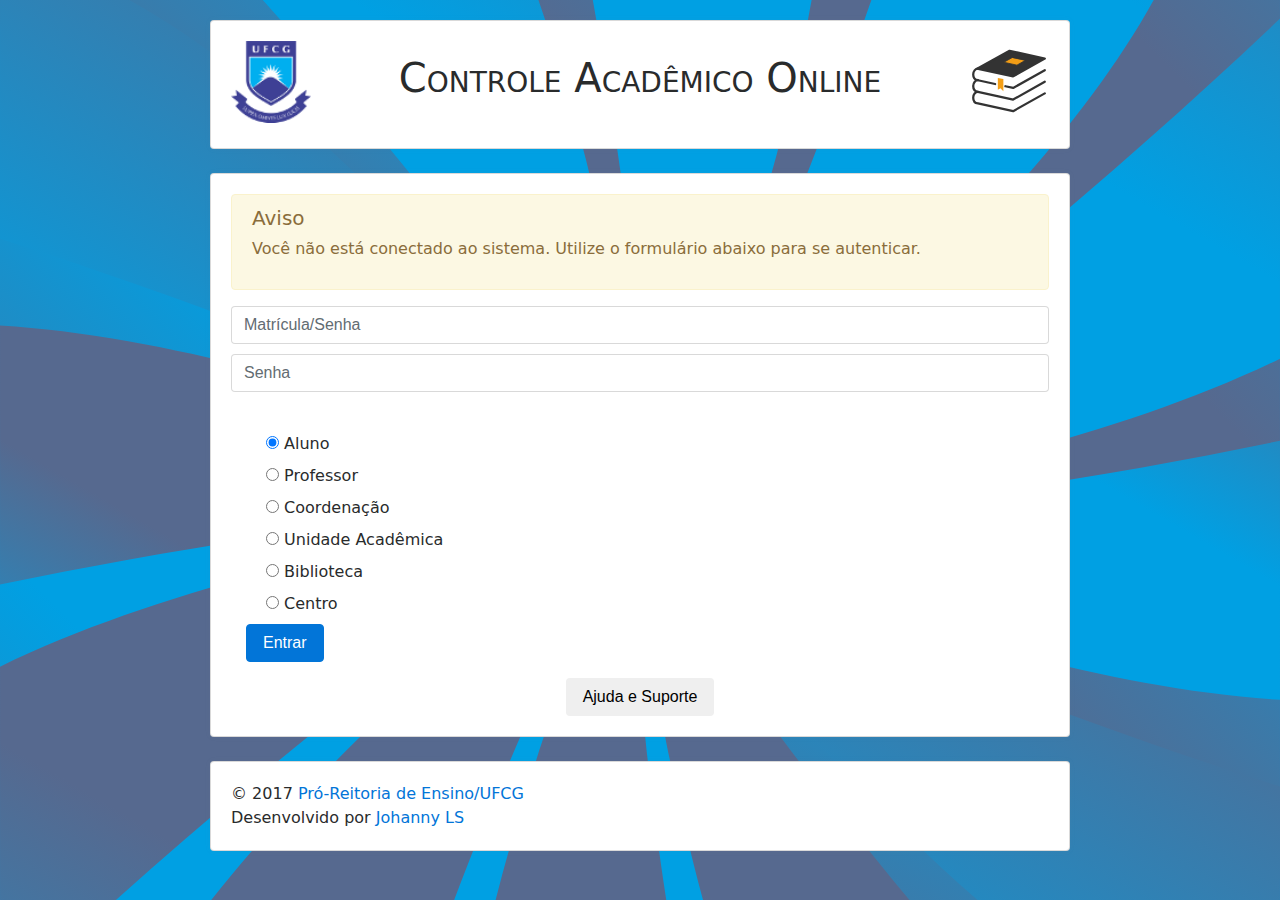
<file: index.html>
<!DOCTYPE html>
<html lang="pt-br" ng-app="appUFCG">
<head>

	<meta charset="UTF-8">
	<meta name="viewport" content="width=device-width, initial-scale=1, shrink-to-fit=no">

	<link rel="stylesheet" href="bower_components/bootstrap/dist/css/bootstrap.css">
	<link rel="stylesheet" href="css/style.css">
	<link rel="stylesheet" href="css/font-awesome.css">
	<link rel="stylesheet" href="css/pace.css">
	<link rel="stylesheet" href="css/menu.css">

	<script src="bower_components/angular/angular.js"></script>
	<script src="bower_components/angular-route/angular-route.js"></script>
	<script src="bower_components/ngstorage/ngStorage.js"></script>
	<script src="bower_components/jquery/dist/jquery.js"></script>
	<script src="bower_components/bootstrap/dist/js/bootstrap.js"></script>
	<script src="bower_components/dirPagination/dirPagination.js"></script>
	

	<script src="js/app.js"></script>
	<script src="js/script.js"></script>
	<script src="js/pace.js"></script>
	<script src="js/menu.js"></script>

	<title>Controle Acadêmico UFCG</title>
	<link rel="icon" href="img/ufcg.png">

</head>

<body ng-controller="pageController" class="site">

	<div class="body">
		
		<div class="container">
			
			<header class="header">
				<div class="banner text-center">
					<img src="img/ufcg.png" class="imgBanner1">
					<img src="img/book.svg" class="imgBanner2">
					<h1>Controle Acadêmico Online</h1>
				</div>
				
				<div class="header1" ng-show="$root.usuarioLogado != null">

			        <div class="nav1" id="menu">
			            
			            <div class="logo"><a href="index.html"></a></div>
			            
			            <div id="head-mobile"></div>
			            
			            <div class="button"></div>
			            
			            <ul>
			               
			                <li><a href="#!/home"><i class="fa fa-home"></i></a></li>
			                
			                <li>
			                    <a href="javascript:void(0)">Informações</a>
			                    
			                    <ul>
			                        <li><a href="#!/cadastro">Cadastro</a></li>
			                        <li><a href="#!/historico">Histórico</a></li>
			                        <li><a href="#!/curriculo">Currículo</a></li>
			                        <li><a href="#!/turmas">Turmas em curso</a></li>
			                    </ul>
			                
			                </li>
			                
			                <li>
			                    <a href="javascript:void(0)">Matrículas</a>
			                    
			                    <ul>
			                        <li><a href="#!/turmasOfertadas">Turmas ofertadas</a></li>
			                        <li><a href="#!/matricularDisciplina">Matricular</a></li>
			                        <li><a href="#!/calendarioCampus">Calendário do campus</a></li>
			                        <li><a href="#!/calendarioCurso">Calendário do curso</a></li>
			                    </ul>
			                </li>
			                
			                <li>
			                    <a href="javascript:void(0)">Diversos</a>
			                    <ul>
			                        <li><a href="#!/estagios">Estágios</a></li>
			                        <li><a href="#!/trancamento">Trancar disciplina</a></li>
			                        <li><a href="#!/desvinculo">Solicitar desvínculo</a></li>
			                    </ul>    
			                </li>
			                
			                <li>
			                    <a href="javascript:void(0)">Usuário</a>
			                    
			                    <ul>
			                        <li><a href="#!/alterarSenha">Alterar senha</a></li>
			                        <li><a href="#!/ajuda">Ajuda</a></li>
			                    </ul>
			                </li>
			                <li><a href="javascript:void(0)" ng-click="logout()">Sair</a></li>
			            </ul>
			        </div>
			    </div>

			</header>

		</div>
		<br>

		<div class="container">

			<div ng-show="['/cadastro','/historico', '/curriculo', '/horario'].indexOf(getPath()) != -1">
				<div class="btn-group-sm pull-right" role="group" aria-label="Basic example">
					<a href="#!/cadastro" class="btn btn-secondary">Cadastro</a>
					<a href="#!/historico" class="btn btn-secondary">Histórico</a>
					<a href="#!/curriculo" class="btn btn-secondary">Currículo</a>
					<a href="#!/horario" class="btn btn-secondary">Horário</a>
				</div>
			</div>
			
			<div ng-view>

			</div>
		</div>
			

		<br>
		<div class="container">
			<footer>
				<span>© 2017 <a href="http://pre.ufcg.edu.br/" target="_blank">Pró-Reitoria de Ensino/UFCG</a></span>
				<br>
				<span>Desenvolvido por <a href="https://github.com/johannydls" target="_blank">Johanny LS</a></span>
			</footer>		
		</div>

	</div>
	
</body>

</html>
</file>
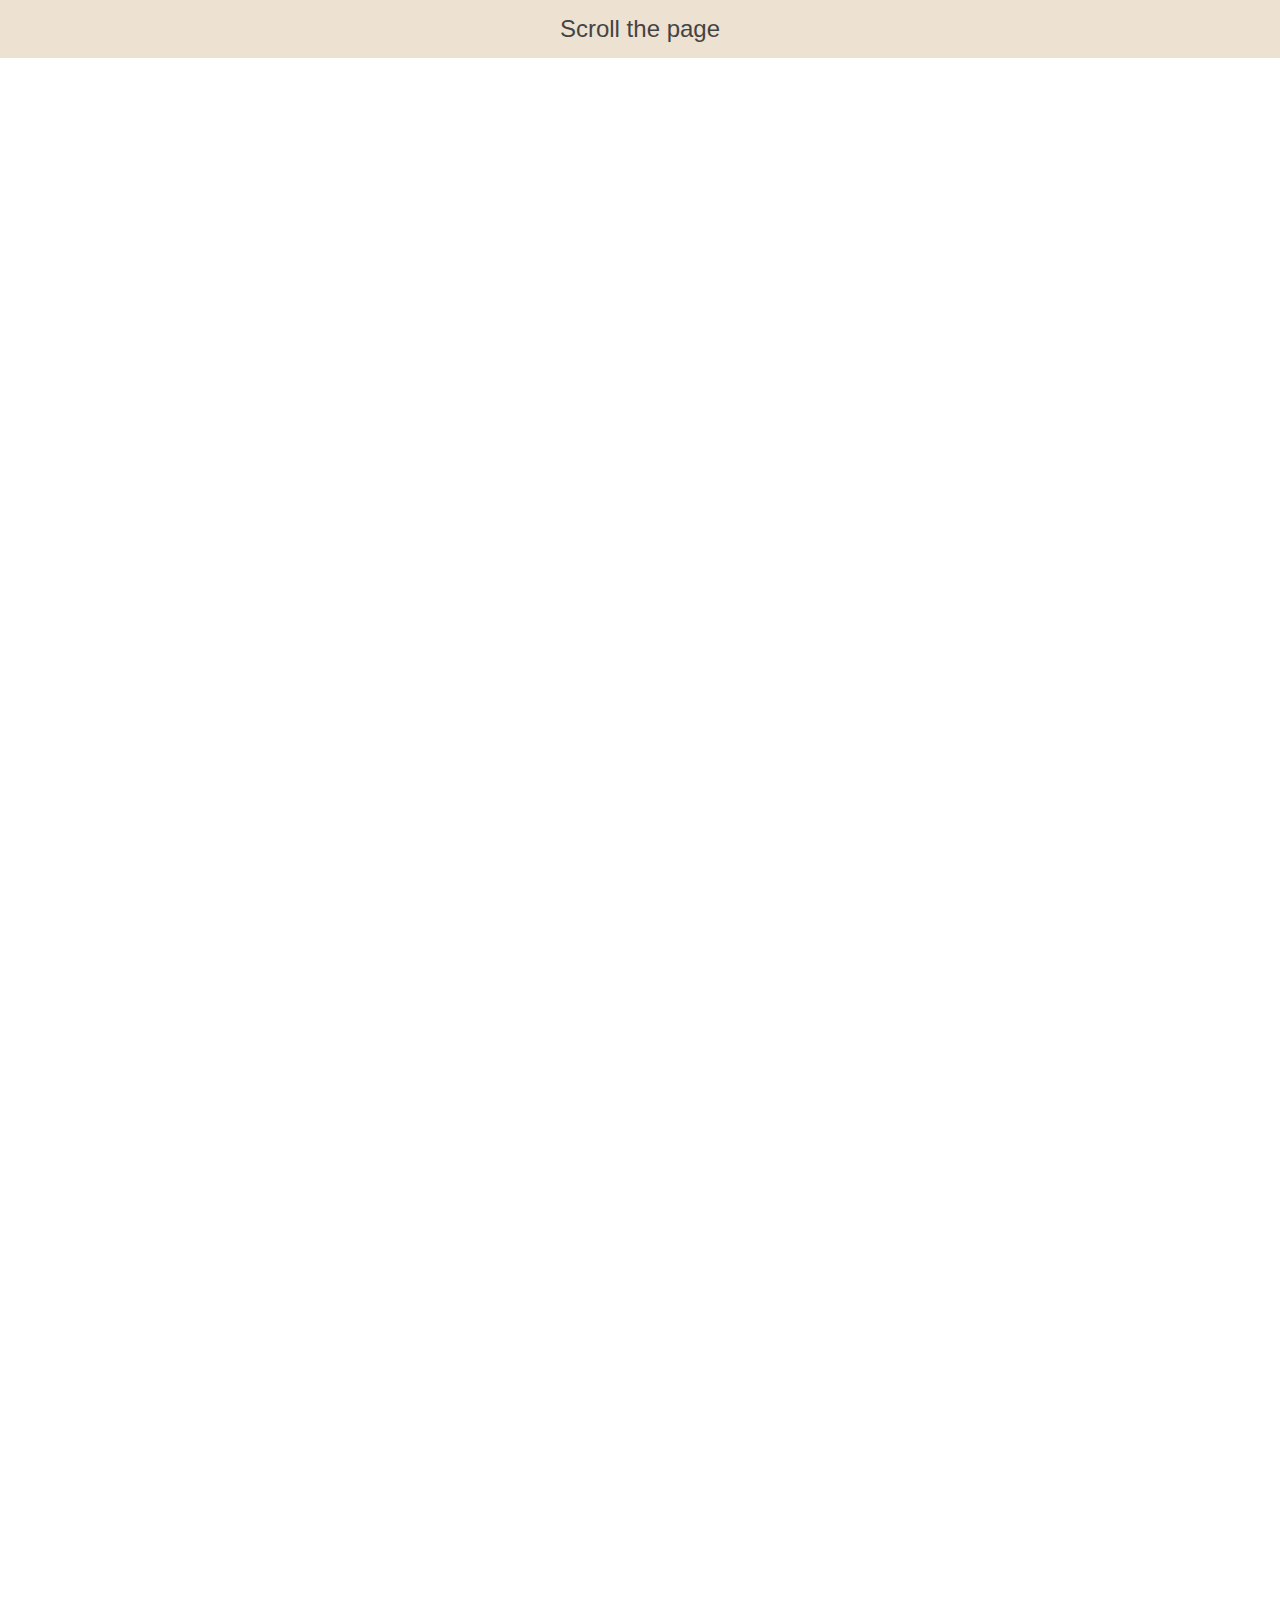
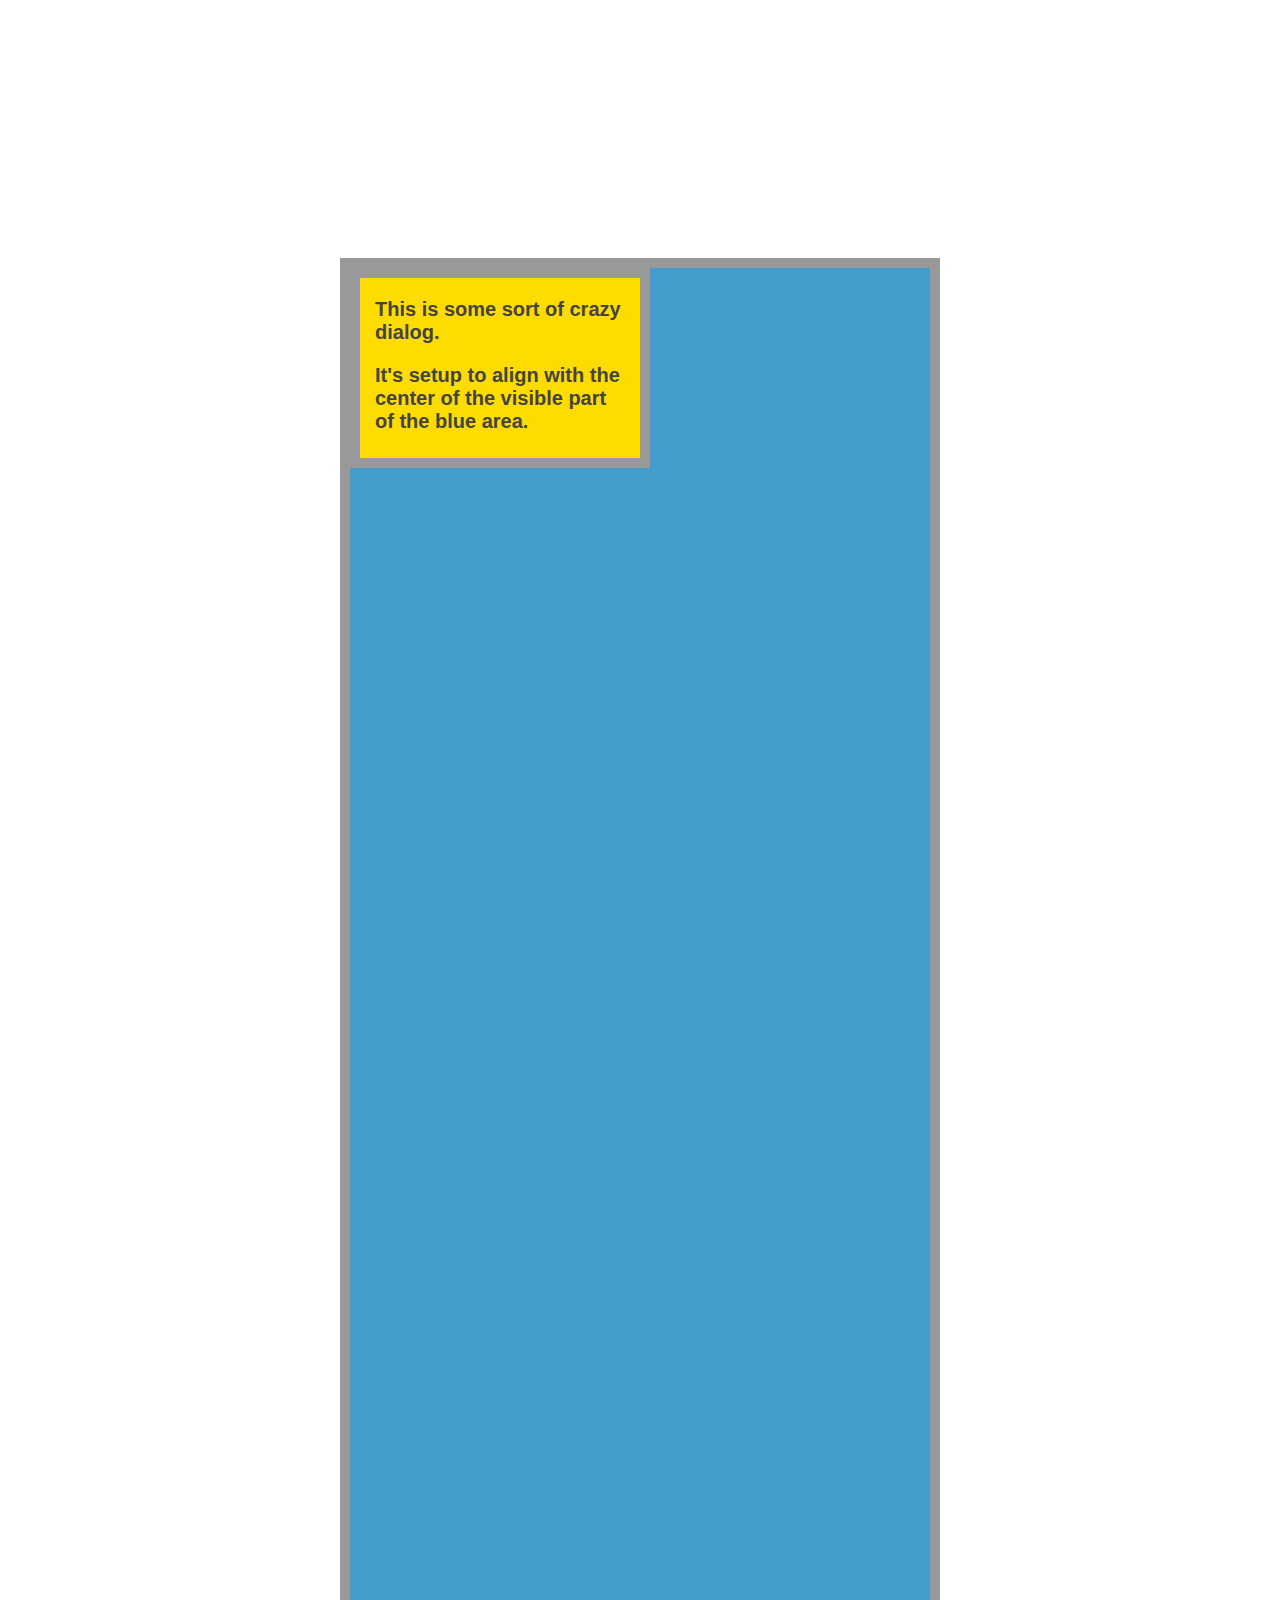
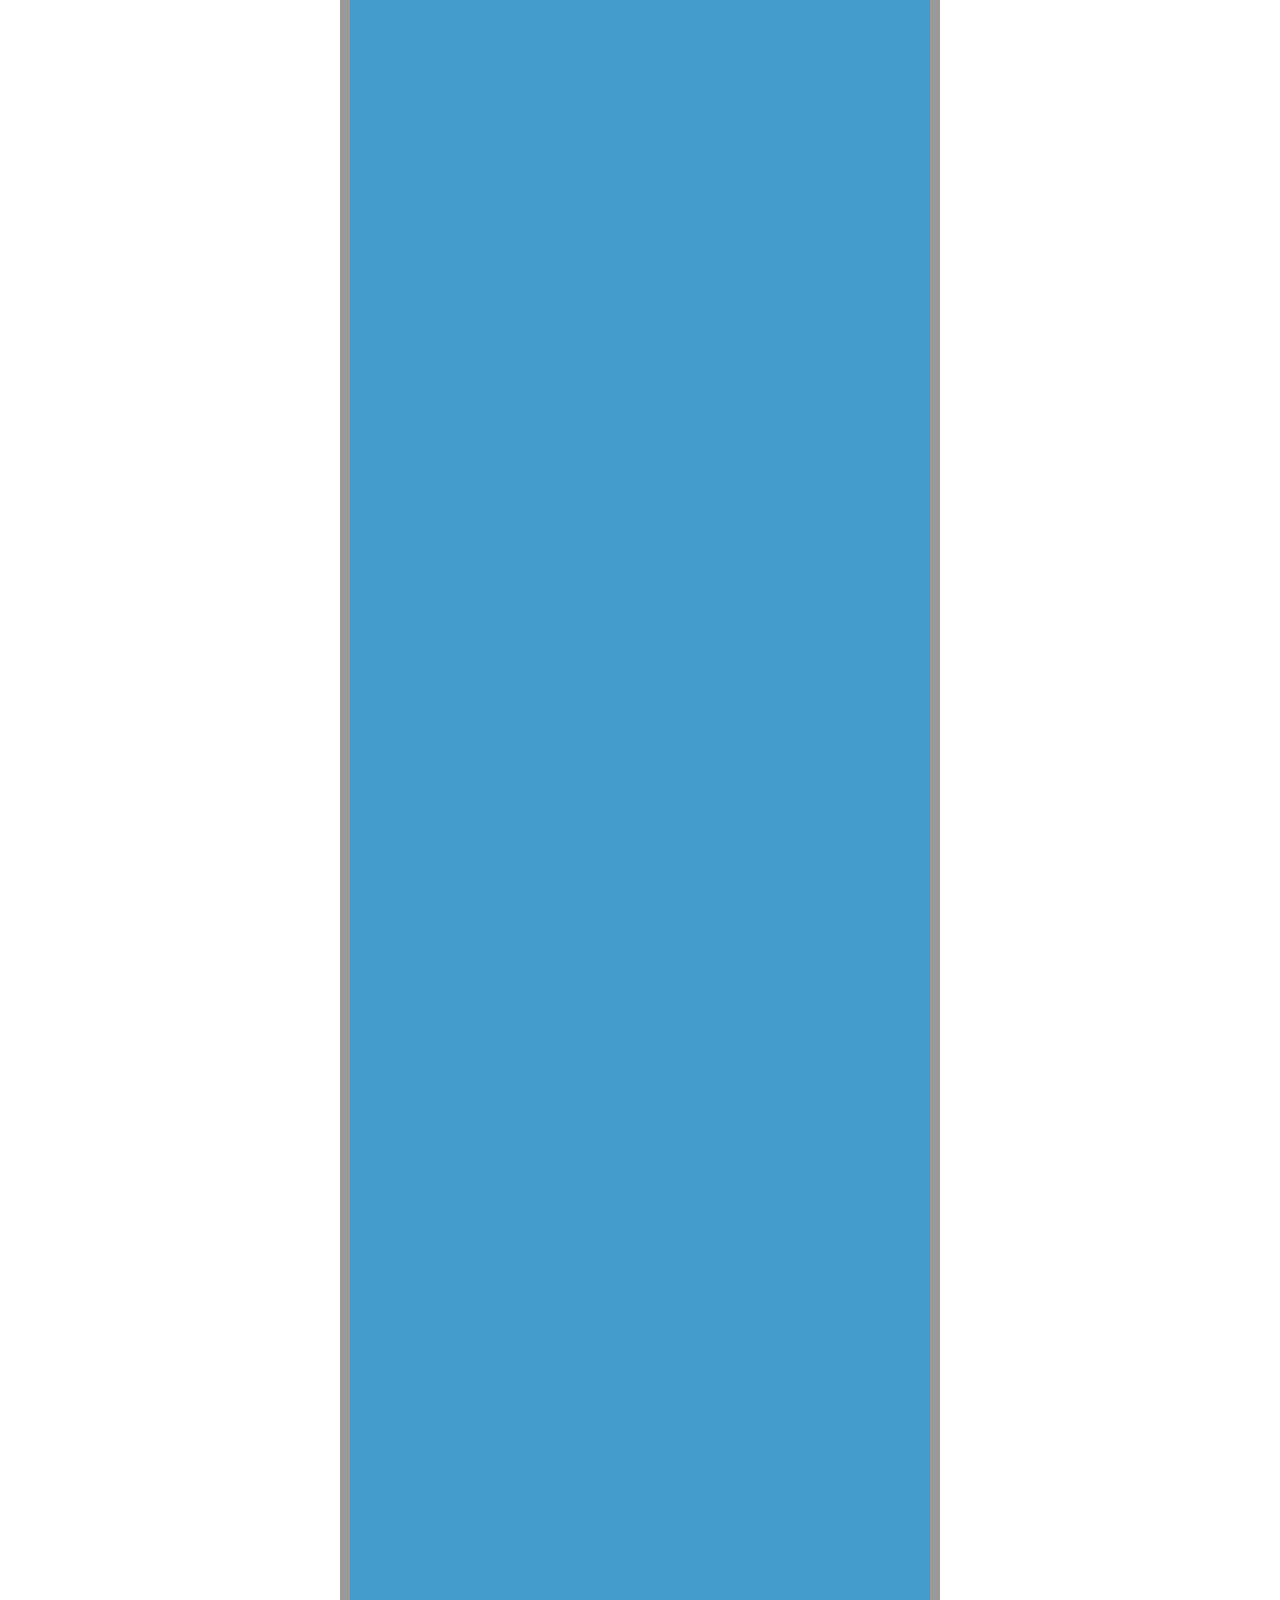
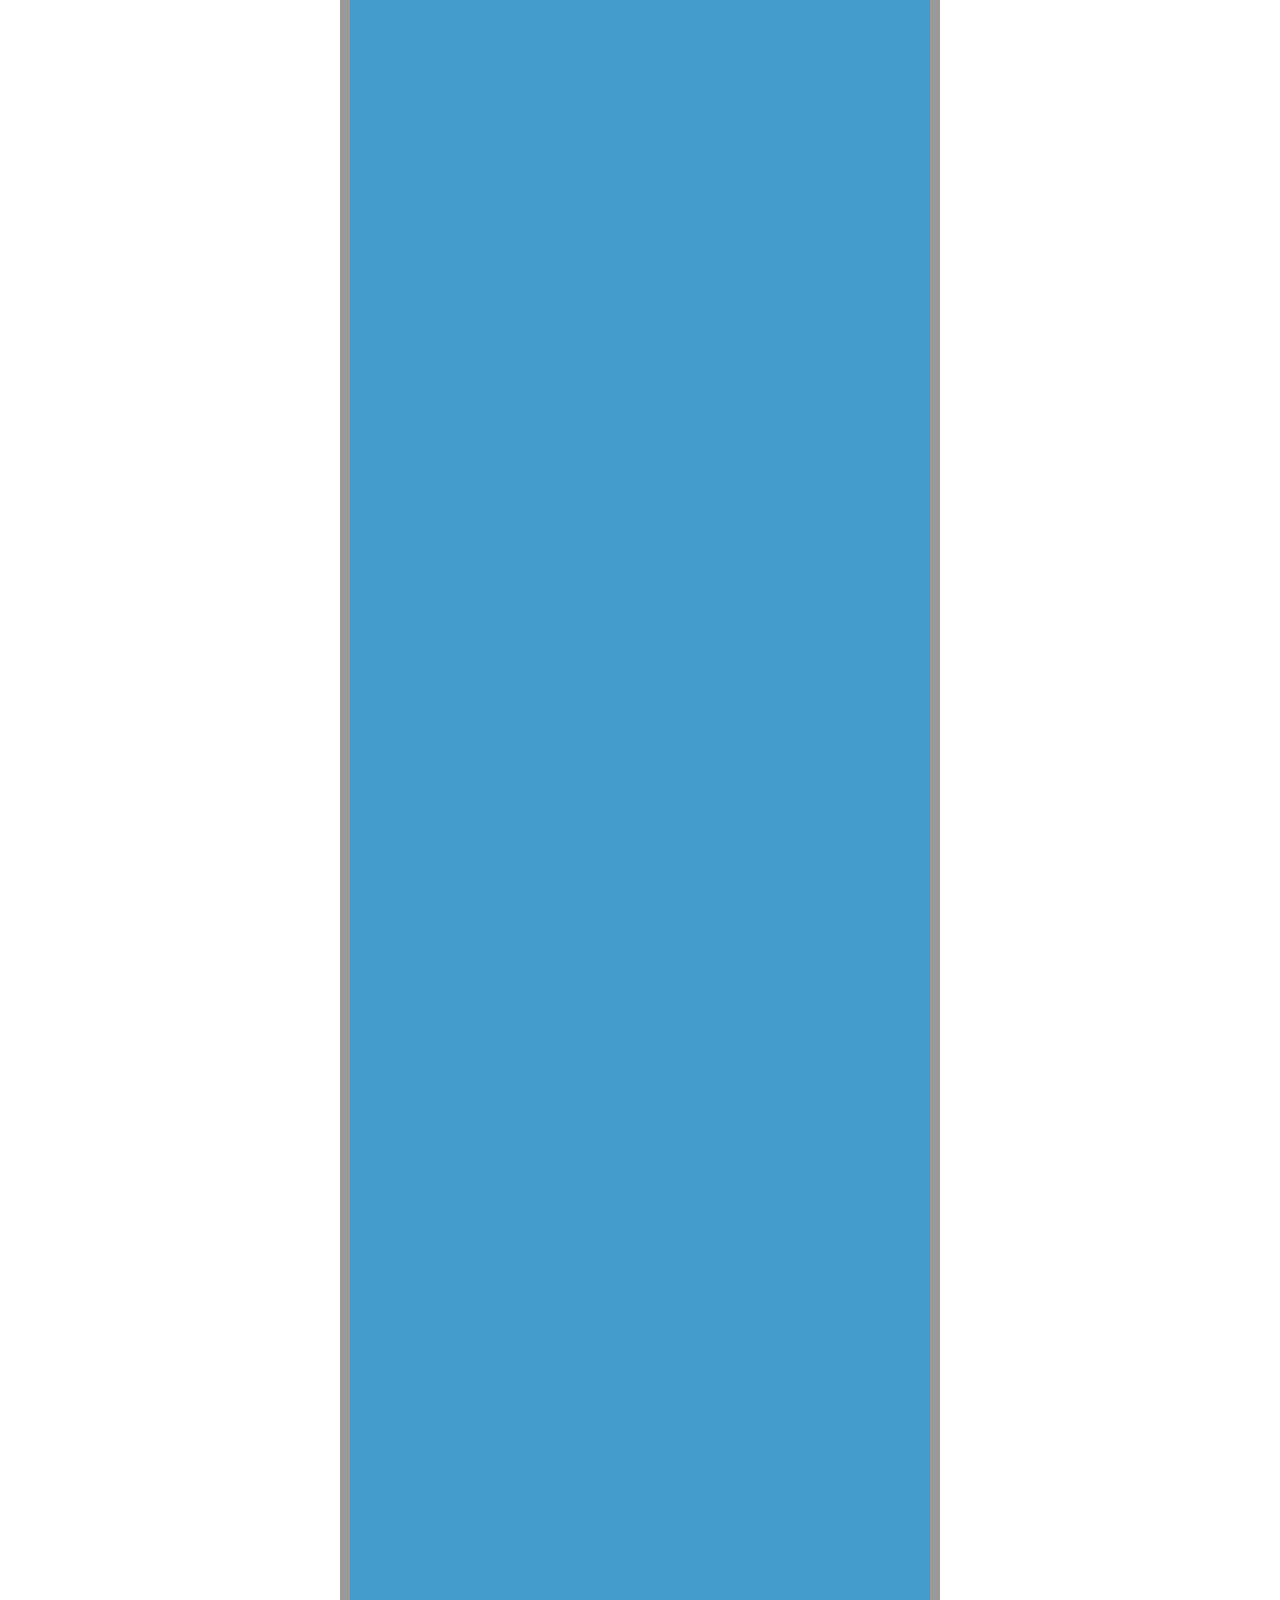
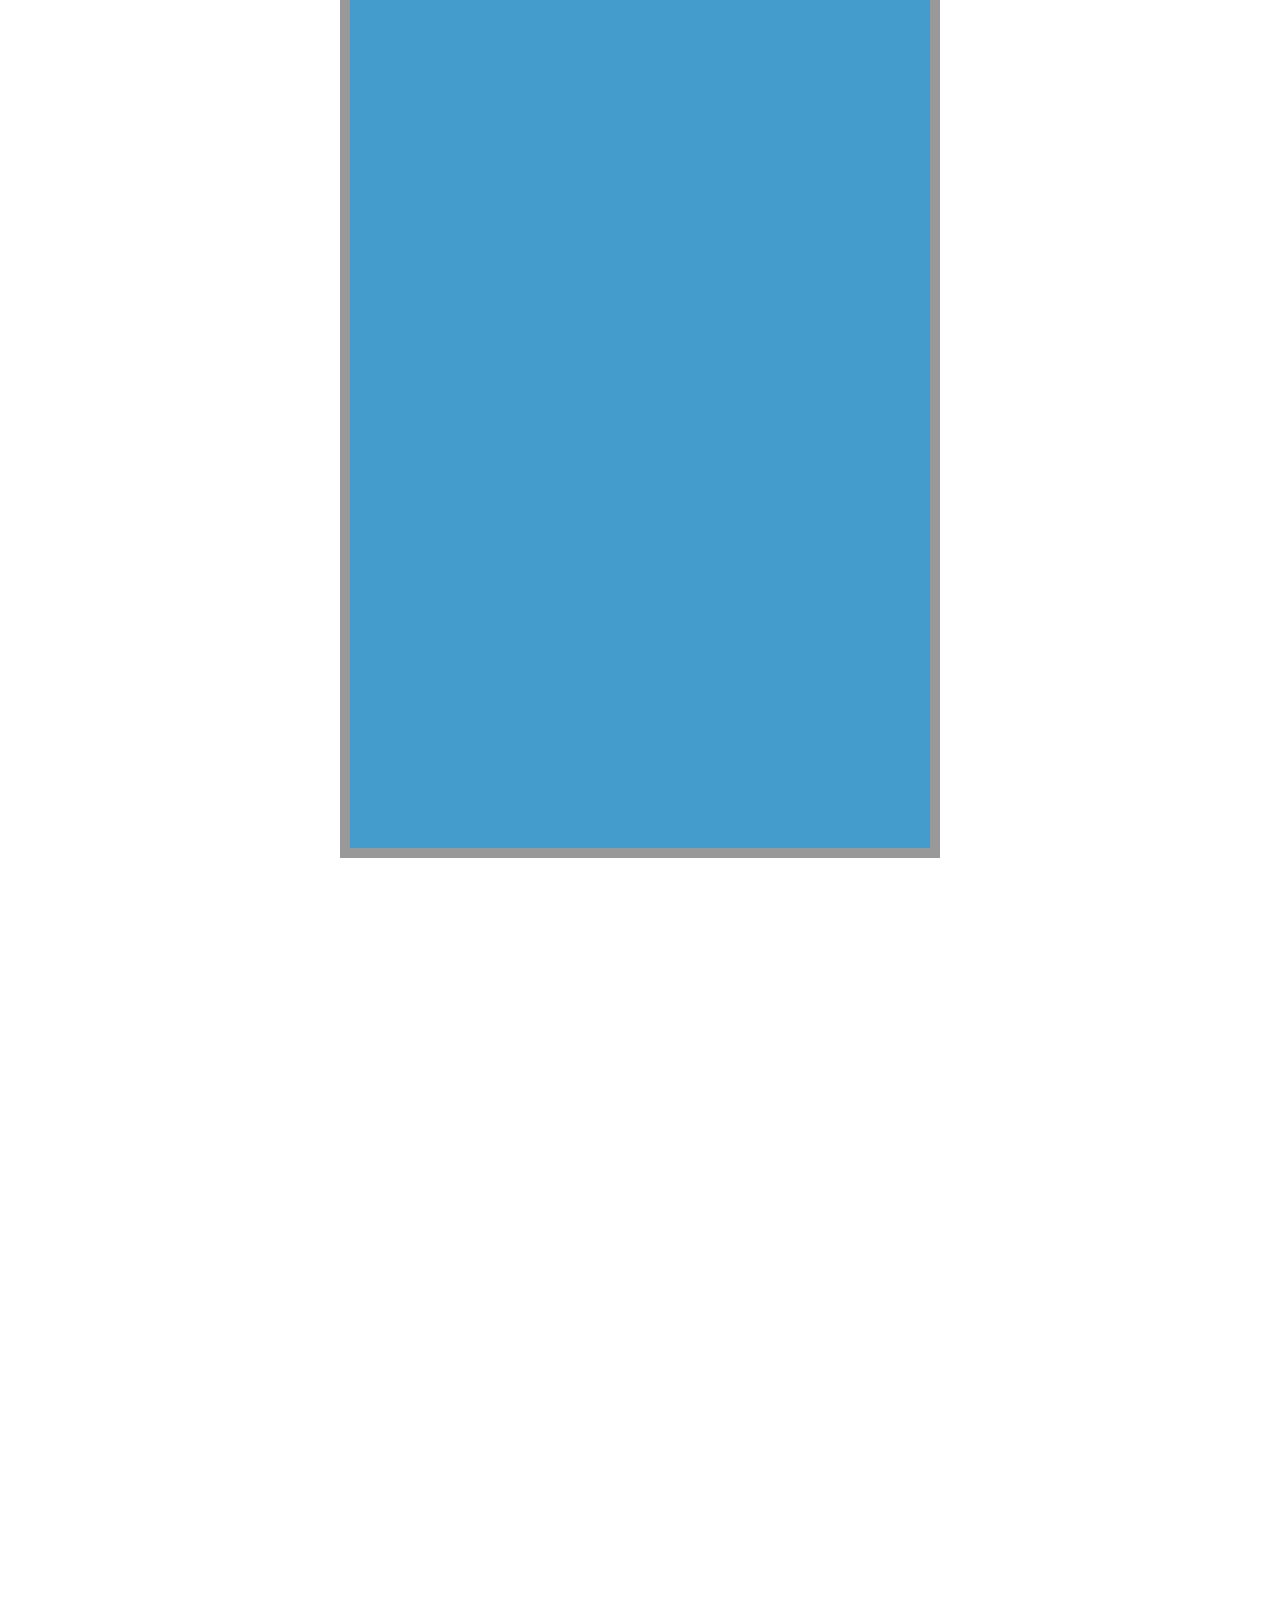
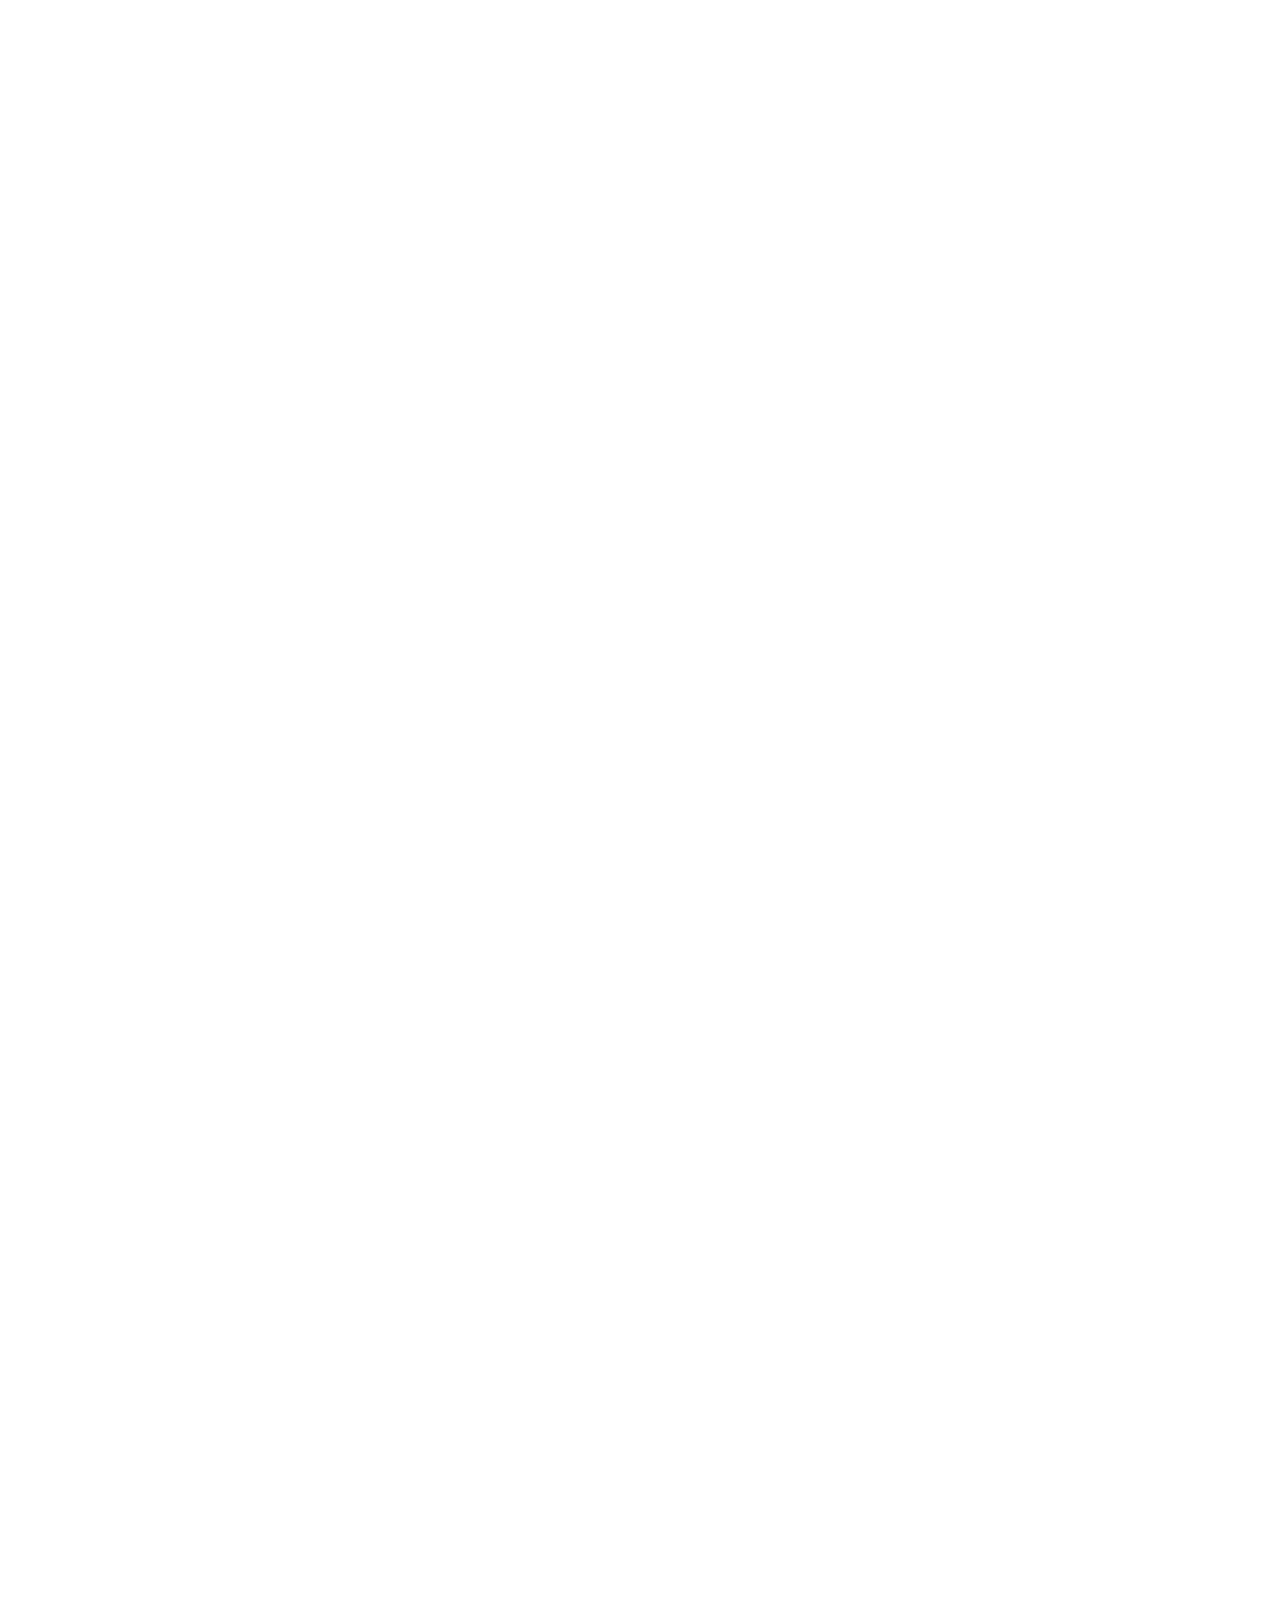
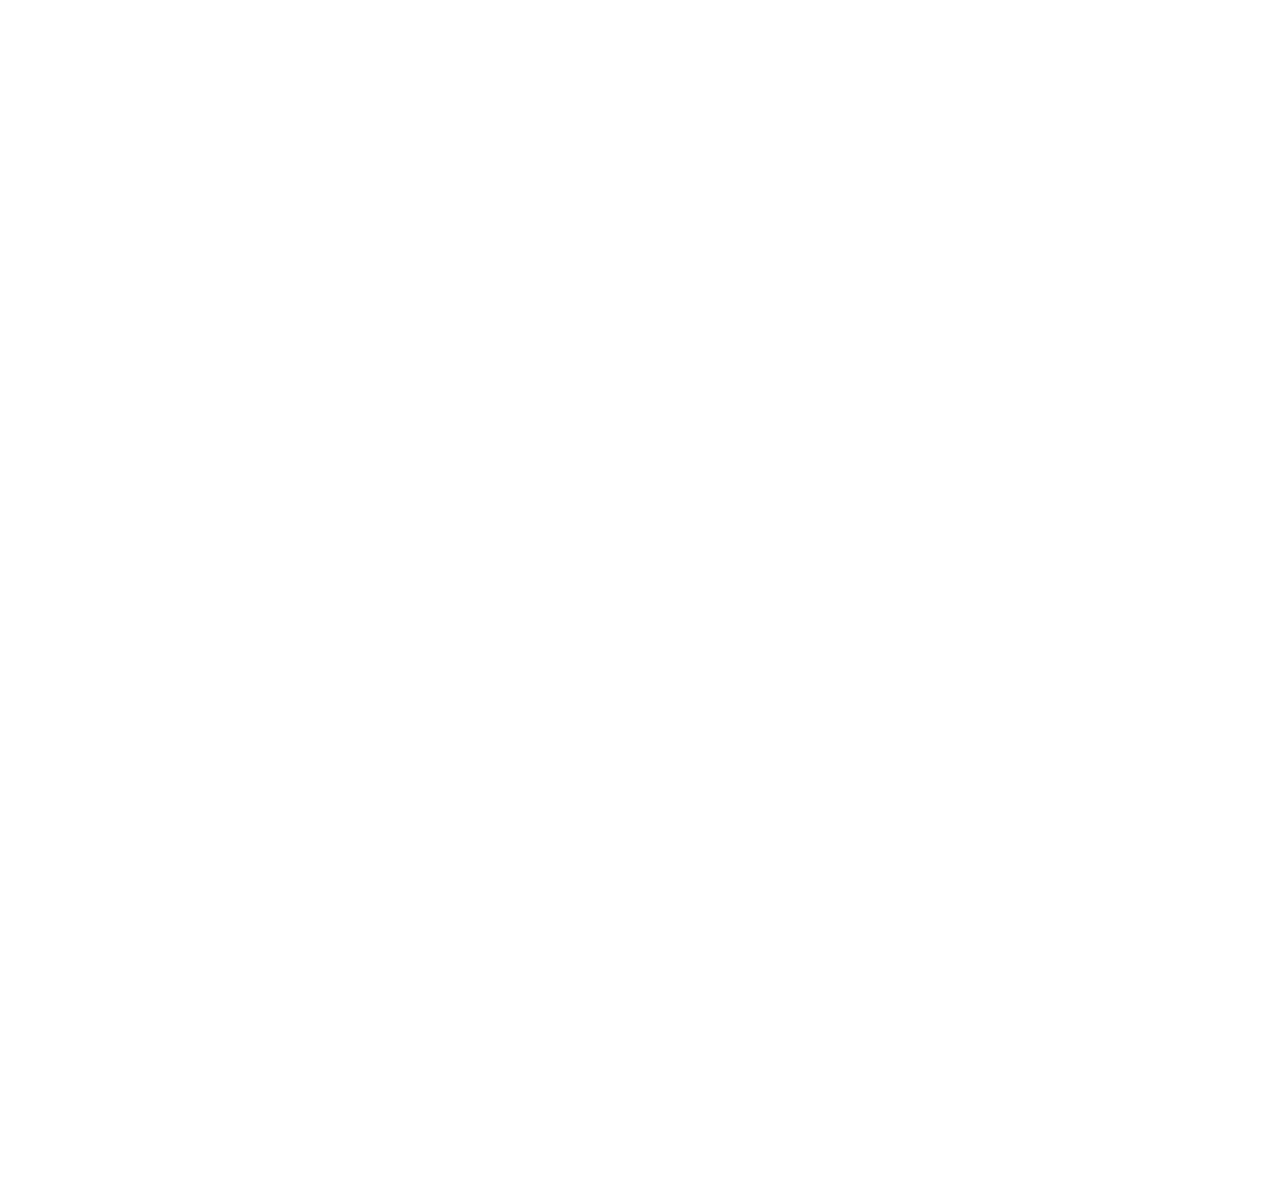
<file: bower_components/tether/examples/content-visible/index.html>
<!DOCTYPE html>
<html>
    <head>
        <link rel="stylesheet" href="../resources/css/base.css" />
    </head>
    <body>

    <div class="instructions">Scroll the page</div>

    <style>
      .instructions {
        width: 100%;
        text-align: center;
        font-size: 24px;
        padding: 15px;
        background-color: rgba(210, 180, 140, 0.4);
      }

      * {
        box-sizing: border-box;
      }
      body {
        min-height: 1200vh;
        height: 100%;
      }

      .content-box {
        width: 600px;
        border: 10px solid #999;
        height: 600vh;
        background-color: #439CCC;
        margin: 200vh auto;
      }
      .element {
        border: 10px solid #999;
        background-color: #FFDC00;
        width: 300px;
        height: 200px;
        padding: 0 15px;
        font-size: 20px;
        font-weight: bold;
      }
    </style>

    <div class="content-box">
      <div class="element">
        <p>This is some sort of crazy dialog.</p>

        <p>It's setup to align with the center of the visible part of the blue area.</p>
      </div>
    </div>

    <script src="//github.hubspot.com/tether/dist/js/tether.js"></script>
    <script>
      new Tether({
        element: '.element',
        target: '.content-box',
        attachment: 'middle center',
        targetAttachment: 'middle center',
        targetModifier: 'visible'
      });
    </script>
  </body>
</html>
</file>
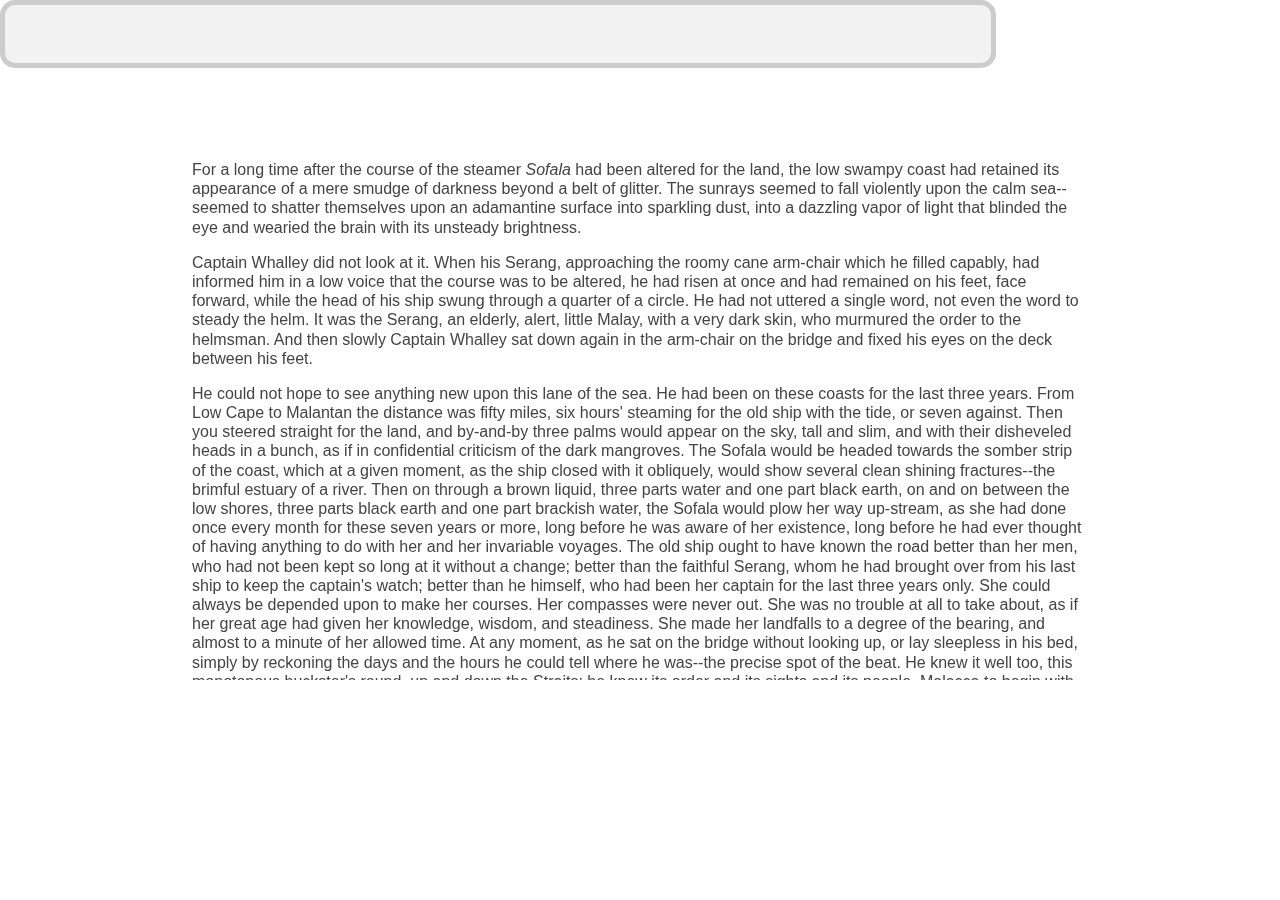
<file: bower_components/tether/examples/element-scroll/index.html>
<!DOCTYPE html>
<html>
    <head>
      <link rel="stylesheet" href="../resources/css/base.css" />
    </head>
    <body>

    <div class="scroll">
      <p>For a long time after the course of the steamer <em>Sofala</em> had been
      altered for the land, the low swampy coast had retained its appearance
      of a mere smudge of darkness beyond a belt of glitter. The sunrays
      seemed to fall violently upon the calm sea--seemed to shatter themselves
      upon an adamantine surface into sparkling dust, into a dazzling vapor
      of light that blinded the eye and wearied the brain with its unsteady
      brightness.</p>

      <p>Captain Whalley did not look at it. When his Serang, approaching the
      roomy cane arm-chair which he filled capably, had informed him in a low
      voice that the course was to be altered, he had risen at once and had
      remained on his feet, face forward, while the head of his ship swung
      through a quarter of a circle. He had not uttered a single word, not
      even the word to steady the helm. It was the Serang, an elderly, alert,
      little Malay, with a very dark skin, who murmured the order to the
      helmsman. And then slowly Captain Whalley sat down again in the
      arm-chair on the bridge and fixed his eyes on the deck between his feet.</p>

      <p>He could not hope to see anything new upon this lane of the sea. He had
      been on these coasts for the last three years. From Low Cape to Malantan
      the distance was fifty miles, six hours' steaming for the old ship with
      the tide, or seven against. Then you steered straight for the land, and
      by-and-by three palms would appear on the sky, tall and slim, and with
      their disheveled heads in a bunch, as if in confidential criticism of
      the dark mangroves. The Sofala would be headed towards the somber
      strip of the coast, which at a given moment, as the ship closed with
      it obliquely, would show several clean shining fractures--the brimful
      estuary of a river. Then on through a brown liquid, three parts water
      and one part black earth, on and on between the low shores, three parts
      black earth and one part brackish water, the Sofala would plow her way
      up-stream, as she had done once every month for these seven years or
      more, long before he was aware of her existence, long before he had ever
      thought of having anything to do with her and her invariable voyages.
      The old ship ought to have known the road better than her men, who had
      not been kept so long at it without a change; better than the faithful
      Serang, whom he had brought over from his last ship to keep the
      captain's watch; better than he himself, who had been her captain for
      the last three years only. She could always be depended upon to make her
      courses. Her compasses were never out. She was no trouble at all to
      take about, as if her great age had given her knowledge, wisdom, and
      steadiness. She made her landfalls to a degree of the bearing, and
      almost to a minute of her allowed time. At any moment, as he sat on
      the bridge without looking up, or lay sleepless in his bed, simply by
      reckoning the days and the hours he could tell where he was--the precise
      spot of the beat. He knew it well too, this monotonous huckster's
      round, up and down the Straits; he knew its order and its sights and its
      people. Malacca to begin with, in at daylight and out at dusk, to cross
      over with a rigid phosphorescent wake this highway of the Far East.
      Darkness and gleams on the water, clear stars on a black sky, perhaps
      the lights of a home steamer keeping her unswerving course in the
      middle, or maybe the elusive shadow of a native craft with her mat sails
      flitting by silently--and the low land on the other side in sight
      at daylight. At noon the three palms of the next place of call, up a
      sluggish river. The only white man residing there was a retired young
      sailor, with whom he had become friendly in the course of many voyages.
      Sixty miles farther on there was another place of call, a deep bay with
      only a couple of houses on the beach. And so on, in and out, picking
      up coastwise cargo here and there, and finishing with a hundred miles'
      steady steaming through the maze of an archipelago of small islands up
      to a large native town at the end of the beat. There was a three days'
      rest for the old ship before he started her again in inverse order,
      seeing the same shores from another bearing, hearing the same voices
      in the same places, back again to the Sofala's port of registry on
      the great highway to the East, where he would take up a berth nearly
      opposite the big stone pile of the harbor office till it was time to
      start again on the old round of 1600 miles and thirty days. Not a very
      enterprising life, this, for Captain Whalley, Henry Whalley, otherwise
      Dare-devil Harry--Whalley of the Condor, a famous clipper in her day.
      No. Not a very enterprising life for a man who had served famous firms,
      who had sailed famous ships (more than one or two of them his own); who
      had made famous passages, had been the pioneer of new routes and new
      trades; who had steered across the unsurveyed tracts of the South Seas,
      and had seen the sun rise on uncharted islands. Fifty years at sea, and
      forty out in the East ("a pretty thorough apprenticeship," he used
      to remark smilingly), had made him honorably known to a generation of
      shipowners and merchants in all the ports from Bombay clear over to
      where the East merges into the West upon the coast of the two Americas.
      His fame remained writ, not very large but plain enough, on the
      Admiralty charts. Was there not somewhere between Australia and China a
      Whalley Island and a Condor Reef? On that dangerous coral formation the
      celebrated clipper had hung stranded for three days, her captain and
      crew throwing her cargo overboard with one hand and with the other, as
      it were, keeping off her a flotilla of savage war-canoes. At that time
      neither the island nor the reef had any official existence. Later the
      officers of her Majesty's steam vessel Fusilier, dispatched to make a
      survey of the route, recognized in the adoption of these two names the
      enterprise of the man and the solidity of the ship. Besides, as anyone
      who cares may see, the "General Directory," vol. ii. p. 410, begins the
      description of the "Malotu or Whalley Passage" with the words: "This
      advantageous route, first discovered in 1850 by Captain Whalley in the
      ship Condor," &amp;c., and ends by recommending it warmly to sailing vessels
      leaving the China ports for the south in the months from December to
      April inclusive.</p>

      <p>This was the clearest gain he had out of life. Nothing could rob him
      of this kind of fame. The piercing of the Isthmus of Suez, like the
      breaking of a dam, had let in upon the East a flood of new ships, new
      men, new methods of trade. It had changed the face of the Eastern seas
      and the very spirit of their life; so that his early experiences meant
      nothing whatever to the new generation of seamen.</p>

      <p>In those bygone days he had handled many thousands of pounds of his
      employers' money and of his own; he had attended faithfully, as by law
      a shipmaster is expected to do, to the conflicting interests of owners,
      charterers, and underwriters. He had never lost a ship or consented to
      a shady transaction; and he had lasted well, outlasting in the end the
      conditions that had gone to the making of his name. He had buried his
      wife (in the Gulf of Petchili), had married off his daughter to the man
      of her unlucky choice, and had lost more than an ample competence in the
      crash of the notorious Travancore and Deccan Banking Corporation, whose
      downfall had shaken the East like an earthquake. And he was sixty-five
      years old.</p>

      <p>His age sat lightly enough on him; and of his ruin he was not ashamed.
      He had not been alone to believe in the stability of the Banking
      Corporation. Men whose judgment in matters of finance was as expert as
      his seamanship had commended the prudence of his investments, and had
      themselves lost much money in the great failure. The only difference
      between him and them was that he had lost his all. And yet not his all.
      There had remained to him from his lost fortune a very pretty little
      bark, Fair Maid, which he had bought to occupy his leisure of a retired
      sailor--"to play with," as he expressed it himself.</p>

      <p>He had formally declared himself tired of the sea the year preceding his
      daughter's marriage. But after the young couple had gone to settle in
      Melbourne he found out that he could not make himself happy on shore. He
      was too much of a merchant sea-captain for mere yachting to satisfy him.
      He wanted the illusion of affairs; and his acquisition of the Fair
      Maid preserved the continuity of his life. He introduced her to his
      acquaintances in various ports as "my last command." When he grew too
      old to be trusted with a ship, he would lay her up and go ashore to be
      buried, leaving directions in his will to have the bark towed out and
      scuttled decently in deep water on the day of the funeral. His daughter
      would not grudge him the satisfaction of knowing that no stranger would
      handle his last command after him. With the fortune he was able to leave
      her, the value of a 500-ton bark was neither here nor there. All this
      would be said with a jocular twinkle in his eye: the vigorous old man
      had too much vitality for the sentimentalism of regret; and a little
      wistfully withal, because he was at home in life, taking a genuine
      pleasure in its feelings and its possessions; in the dignity of his
      reputation and his wealth, in his love for his daughter, and in his
      satisfaction with the ship--the plaything of his lonely leisure.</p>

      <p>He had the cabin arranged in accordance with his simple ideal of comfort
      at sea. A big bookcase (he was a great reader) occupied one side of his
      stateroom; the portrait of his late wife, a flat bituminous oil-painting
      representing the profile and one long black ringlet of a young woman,
      faced his bed-place. Three chronometers ticked him to sleep and greeted
      him on waking with the tiny competition of their beats. He rose at five
      every day. The officer of the morning watch, drinking his early cup
      of coffee aft by the wheel, would hear through the wide orifice of the
      copper ventilators all the splashings, blowings, and splutterings of
      his captain's toilet. These noises would be followed by a sustained
      deep murmur of the Lord's Prayer recited in a loud earnest voice. Five
      minutes afterwards the head and shoulders of Captain Whalley emerged
      out of the companion-hatchway. Invariably he paused for a while on the
      stairs, looking all round at the horizon; upwards at the trim of the
      sails; inhaling deep draughts of the fresh air. Only then he would step
      out on the poop, acknowledging the hand raised to the peak of the cap
      with a majestic and benign "Good morning to you." He walked the deck
      till eight scrupulously. Sometimes, not above twice a year, he had to
      use a thick cudgel-like stick on account of a stiffness in the hip--a
      slight touch of rheumatism, he supposed. Otherwise he knew nothing of
      the ills of the flesh. At the ringing of the breakfast bell he went
      below to feed his canaries, wind up the chronometers, and take the
      head of the table. From there he had before his eyes the big carbon
      photographs of his daughter, her husband, and two fat-legged babies
      --his grandchildren--set in black frames into the maplewood bulkheads
      of the cuddy. After breakfast he dusted the glass over these portraits
      himself with a cloth, and brushed the oil painting of his wife with a
      plumate kept suspended from a small brass hook by the side of the heavy
      gold frame. Then with the door of his stateroom shut, he would sit down
      on the couch under the portrait to read a chapter out of a thick pocket
      Bible--her Bible. But on some days he only sat there for half an hour
      with his finger between the leaves and the closed book resting on his
      knees. Perhaps he had remembered suddenly how fond of boat-sailing she
      used to be.</p>

      <p>She had been a real shipmate and a true woman too. It was like an
      article of faith with him that there never had been, and never could be,
      a brighter, cheerier home anywhere afloat or ashore than his home under
      the poop-deck of the Condor, with the big main cabin all white and gold,
      garlanded as if for a perpetual festival with an unfading wreath. She
      had decorated the center of every panel with a cluster of home flowers.
      It took her a twelvemonth to go round the cuddy with this labor of love.
      To him it had remained a marvel of painting, the highest achievement of
      taste and skill; and as to old Swinburne, his mate, every time he
      came down to his meals he stood transfixed with admiration before the
      progress of the work. You could almost smell these roses, he declared,
      sniffing the faint flavor of turpentine which at that time pervaded the
      saloon, and (as he confessed afterwards) made him somewhat less hearty
      than usual in tackling his food. But there was nothing of the sort to
      interfere with his enjoyment of her singing. "Mrs. Whalley is a regular
      out-and-out nightingale, sir," he would pronounce with a judicial air
      after listening profoundly over the skylight to the very end of the
      piece. In fine weather, in the second dog-watch, the two men could hear
      her trills and roulades going on to the accompaniment of the piano in
      the cabin. On the very day they got engaged he had written to London
      for the instrument; but they had been married for over a year before it
      reached them, coming out round the Cape. The big case made part of the
      first direct general cargo landed in Hong-kong harbor--an event that to
      the men who walked the busy quays of to-day seemed as hazily remote as
      the dark ages of history. But Captain Whalley could in a half hour of
      solitude live again all his life, with its romance, its idyl, and its
      sorrow. He had to close her eyes himself. She went away from under the
      ensign like a sailor's wife, a sailor herself at heart. He had read
      the service over her, out of her own prayer-book, without a break in his
      voice. When he raised his eyes he could see old Swinburne facing him
      with his cap pressed to his breast, and his rugged, weather-beaten,
      impassive face streaming with drops of water like a lump of chipped red
      granite in a shower. It was all very well for that old sea-dog to cry.
      He had to read on to the end; but after the splash he did not remember
      much of what happened for the next few days. An elderly sailor of the
      crew, deft at needlework, put together a mourning frock for the child
      out of one of her black skirts.</p>

      <p>He was not likely to forget; but you cannot dam up life like a sluggish
      stream. It will break out and flow over a man's troubles, it will close
      upon a sorrow like the sea upon a dead body, no matter how much love has
      gone to the bottom. And the world is not bad. People had been very
      kind to him; especially Mrs. Gardner, the wife of the senior partner
      in Gardner, Patteson, &amp; Co., the owners of the Condor. It was she who
      volunteered to look after the little one, and in due course took her to
      England (something of a journey in those days, even by the overland
      mail route) with her own girls to finish her education. It was ten years
      before he saw her again.</p>

      <p>As a little child she had never been frightened of bad weather; she
      would beg to be taken up on deck in the bosom of his oilskin coat to
      watch the big seas hurling themselves upon the Condor. The swirl and
      crash of the waves seemed to fill her small soul with a breathless
      delight. "A good boy spoiled," he used to say of her in joke. He had
      named her Ivy because of the sound of the word, and obscurely fascinated
      by a vague association of ideas. She had twined herself tightly round
      his heart, and he intended her to cling close to her father as to a
      tower of strength; forgetting, while she was little, that in the nature
      of things she would probably elect to cling to someone else. But
      he loved life well enough for even that event to give him a certain
      satisfaction, apart from his more intimate feeling of loss.</p>

      <p>After he had purchased the Fair Maid to occupy his loneliness, he
      hastened to accept a rather unprofitable freight to Australia simply for
      the opportunity of seeing his daughter in her own home. What made him
      dissatisfied there was not to see that she clung now to somebody else,
      but that the prop she had selected seemed on closer examination "a
      rather poor stick"--even in the matter of health. He disliked his
      son-in-law's studied civility perhaps more than his method of
      handling the sum of money he had given Ivy at her marriage. But of his
      apprehensions he said nothing. Only on the day of his departure, with
      the hall-door open already, holding her hands and looking steadily into
      her eyes, he had said, "You know, my dear, all I have is for you and the
      chicks. Mind you write to me openly." She had answered him by an almost
      imperceptible movement of her head. She resembled her mother in
      the color of her eyes, and in character--and also in this, that she
      understood him without many words.</p>

      <p>Sure enough she had to write; and some of these letters made Captain
      Whalley lift his white eye-brows. For the rest he considered he was
      reaping the true reward of his life by being thus able to produce on
      demand whatever was needed. He had not enjoyed himself so much in a
      way since his wife had died. Characteristically enough his son-in-law's
      punctuality in failure caused him at a distance to feel a sort of
      kindness towards the man. The fellow was so perpetually being jammed on
      a lee shore that to charge it all to his reckless navigation would be
      manifestly unfair. No, no! He knew well what that meant. It was bad
      luck. His own had been simply marvelous, but he had seen in his life too
      many good men--seamen and others--go under with the sheer weight of bad
      luck not to recognize the fatal signs. For all that, he was cogitating
      on the best way of tying up very strictly every penny he had to leave,
      when, with a preliminary rumble of rumors (whose first sound reached
      him in Shanghai as it happened), the shock of the big failure came;
      and, after passing through the phases of stupor, of incredulity, of
      indignation, he had to accept the fact that he had nothing to speak of
      to leave.</p>

      <p>Upon that, as if he had only waited for this catastrophe, the unlucky
      man, away there in Melbourne, gave up his unprofitable game, and sat
      down--in an invalid's bath-chair at that too. "He will never walk
      again," wrote the wife. For the first time in his life Captain Whalley
      was a bit staggered.</p>

      <p>The Fair Maid had to go to work in bitter earnest now. It was no longer
      a matter of preserving alive the memory of Dare-devil Harry Whalley in
      the Eastern Seas, or of keeping an old man in pocket-money and clothes,
      with, perhaps, a bill for a few hundred first-class cigars thrown in at
      the end of the year. He would have to buckle-to, and keep her going hard
      on a scant allowance of gilt for the ginger-bread scrolls at her stem
      and stern.</p>

      <p>This necessity opened his eyes to the fundamental changes of the world.
      Of his past only the familiar names remained, here and there, but
      the things and the men, as he had known them, were gone. The name of
      Gardner, Patteson, &amp; Co. was still displayed on the walls of warehouses
      by the waterside, on the brass plates and window-panes in the business
      quarters of more than one Eastern port, but there was no longer a
      Gardner or a Patteson in the firm. There was no longer for Captain
      Whalley an arm-chair and a welcome in the private office, with a bit of
      business ready to be put in the way of an old friend, for the sake of
      bygone services. The husbands of the Gardner girls sat behind the desks
      in that room where, long after he had left the employ, he had kept his
      right of entrance in the old man's time. Their ships now had yellow
      funnels with black tops, and a time-table of appointed routes like a
      confounded service of tramways. The winds of December and June were all
      one to them; their captains (excellent young men he doubted not) were,
      to be sure, familiar with Whalley Island, because of late years the
      Government had established a white fixed light on the north end (with
      a red danger sector over the Condor Reef), but most of them would have
      been extremely surprised to hear that a flesh-and-blood Whalley still
      existed--an old man going about the world trying to pick up a cargo here
      and there for his little bark.</p>

      <p>And everywhere it was the same. Departed the men who would have nodded
      appreciatively at the mention of his name, and would have thought
      themselves bound in honor to do something for Dare-devil Harry Whalley.
      Departed the opportunities which he would have known how to seize; and
      gone with them the white-winged flock of clippers that lived in the
      boisterous uncertain life of the winds, skimming big fortunes out of
      the foam of the sea. In a world that pared down the profits to an
      irreducible minimum, in a world that was able to count its disengaged
      tonnage twice over every day, and in which lean charters were snapped up
      by cable three months in advance, there were no chances of fortune for
      an individual wandering haphazard with a little bark--hardly indeed any
      room to exist.</p>

      <p>He found it more difficult from year to year. He suffered greatly from
      the smallness of remittances he was able to send his daughter. Meantime
      he had given up good cigars, and even in the matter of inferior cheroots
      limited himself to six a day. He never told her of his difficulties, and
      she never enlarged upon her struggle to live. Their confidence in each
      other needed no explanations, and their perfect understanding endured
      without protestations of gratitude or regret. He would have been shocked
      if she had taken it into her head to thank him in so many words, but
      he found it perfectly natural that she should tell him she needed two
      hundred pounds.</p>

      <p>He had come in with the Fair Maid in ballast to look for a freight in
      the Sofala's port of registry, and her letter met him there. Its tenor
      was that it was no use mincing matters. Her only resource was in opening
      a boarding-house, for which the prospects, she judged, were good. Good
      enough, at any rate, to make her tell him frankly that with two hundred
      pounds she could make a start. He had torn the envelope open, hastily,
      on deck, where it was handed to him by the ship-chandler's runner, who
      had brought his mail at the moment of anchoring. For the second time
      in his life he was appalled, and remained stock-still at the cabin door
      with the paper trembling between his fingers. Open a boarding-house! Two
      hundred pounds for a start! The only resource! And he did not know where
      to lay his hands on two hundred pence.</p>

      <p>All that night Captain Whalley walked the poop of his anchored ship, as
      though he had been about to close with the land in thick weather, and
      uncertain of his position after a run of many gray days without a sight
      of sun, moon, or stars. The black night twinkled with the guiding lights
      of seamen and the steady straight lines of lights on shore; and all
      around the Fair Maid the riding lights of ships cast trembling trails
      upon the water of the roadstead. Captain Whalley saw not a gleam
      anywhere till the dawn broke and he found out that his clothing was
      soaked through with the heavy dew.</p>

      <p>His ship was awake. He stopped short, stroked his wet beard, and
      descended the poop ladder backwards, with tired feet. At the sight
      of him the chief officer, lounging about sleepily on the quarterdeck,
      remained open-mouthed in the middle of a great early-morning yawn.</p>

      <p>"Good morning to you," pronounced Captain Whalley solemnly, passing into
      the cabin. But he checked himself in the doorway, and without looking
      back, "By the bye," he said, "there should be an empty wooden case put
      away in the lazarette. It has not been broken up--has it?"</p>

      <p>The mate shut his mouth, and then asked as if dazed, "What empty case,
      sir?"</p>

      <p>"A big flat packing-case belonging to that painting in my room. Let it
      be taken up on deck and tell the carpenter to look it over. I may want
      to use it before long."</p>

      <p>The chief officer did not stir a limb till he had heard the door of the
      captain's state-room slam within the cuddy. Then he beckoned aft the
      second mate with his forefinger to tell him that there was something "in
      the wind."</p>

      <p>When the bell rang Captain Whalley's authoritative voice boomed out
      through a closed door, "Sit down and don't wait for me." And his
      impressed officers took their places, exchanging looks and whispers
      across the table. What! No breakfast? And after apparently knocking
      about all night on deck, too! Clearly, there was something in the wind.
      In the skylight above their heads, bowed earnestly over the plates,
      three wire cages rocked and rattled to the restless jumping of the
      hungry canaries; and they could detect the sounds of their "old
      man's" deliberate movements within his state-room. Captain Whalley was
      methodically winding up the chronometers, dusting the portrait of
      his late wife, getting a clean white shirt out of the drawers, making
      himself ready in his punctilious unhurried manner to go ashore. He could
      not have swallowed a single mouthful of food that morning. He had made
      up his mind to sell the Fair Maid.</p>
    </div>

    <div class="pointer"></div>

    <style>
      body {
        cursor: pointer;
      }
      .scroll {
        height: 80vh;
        width: 80vw;
        max-height: 600px;
        position: fixed;
        top: 5em;
        left: 10vw;

        overflow-y: scroll;
        padding: 4em;
        box-sizing: border-box;
        line-height: 1.2;
      }
      .scroll::-webkit-scrollbar, .scroll::-webkit-scrollbar-track, .scroll::-webkit-scrollbar-thumb {
        display: none;
      }

      .pointer {
        height: 3.6em;
        width: 77vw;
        border: 5px solid #CCC;
        border-radius: 15px;
        background-color: rgba(0, 0, 0, 0.05);
        pointer-events: none;
      }
      .highlight {
        background-color: rgba(255, 255, 0, 0.3);
      }
      .hover {
        background-color: rgba(0, 255, 255, 0.2);
      }
    </style>

    <script src="//github.hubspot.com/tether/dist/js/tether.js"></script>
    <script>
      var pointer = document.querySelector('.pointer');
      var scroll = document.querySelector('.scroll');

      // This creates the pointer tether and links it up
      // with the scroll handle
      new Tether({
        element: pointer,
        target: scroll,
        attachment: 'middle right',
        targetAttachment: 'middle left',
        targetModifier: 'scroll-handle'
      });

      // Everything after this is for the highlighting effect
      var paras = document.querySelectorAll('p');
      for(var i=paras.length; i--;){
        var sents = paras[i].innerHTML.split('.');
        for (var j=sents.length; j--;){
          if (sents[j].trim().length)
            sents[j] = '<span>' + sents[j] + '.</span>';
        }
        paras[i].innerHTML = sents.join('');
      }

      var spans = document.querySelectorAll('p span');

      function highlight(){
        if (!spans) return;

        var bar = pointer.getBoundingClientRect();

        for (var i=spans.length; i--;){
          var coord = spans[i].getBoundingClientRect();

          if (bar.top < coord.top && bar.bottom > coord.top){
            spans[i].classList.add('hover');
          } else if (spans[i].classList.contains('hover')) {
            spans[i].classList.remove('hover');
          }
        }

        requestAnimationFrame(highlight);
      }

      highlight();

      document.body.addEventListener('click', function(){
        var els = document.querySelectorAll('.hover');
        for (var i=els.length; i--;)
          els[i].classList.toggle('highlight');
      });
    </script>
  </body>
</html>
</file>
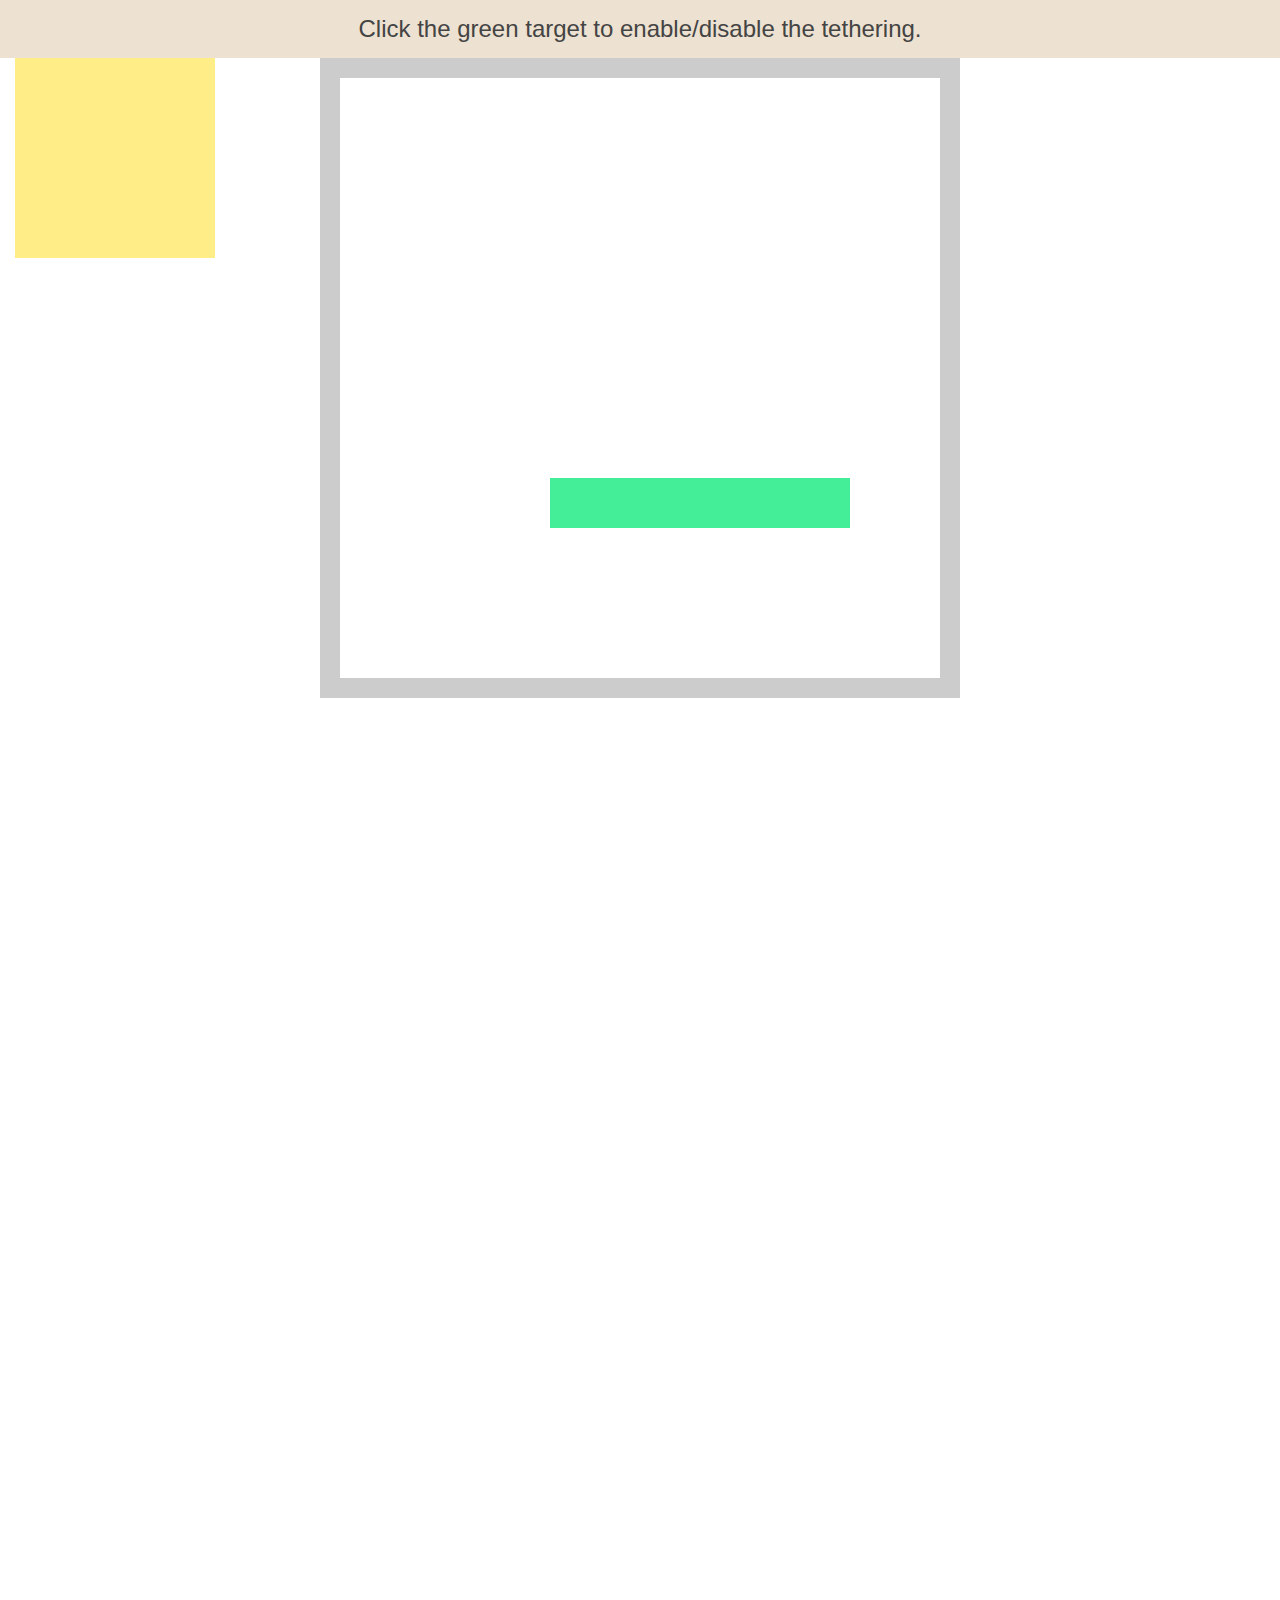
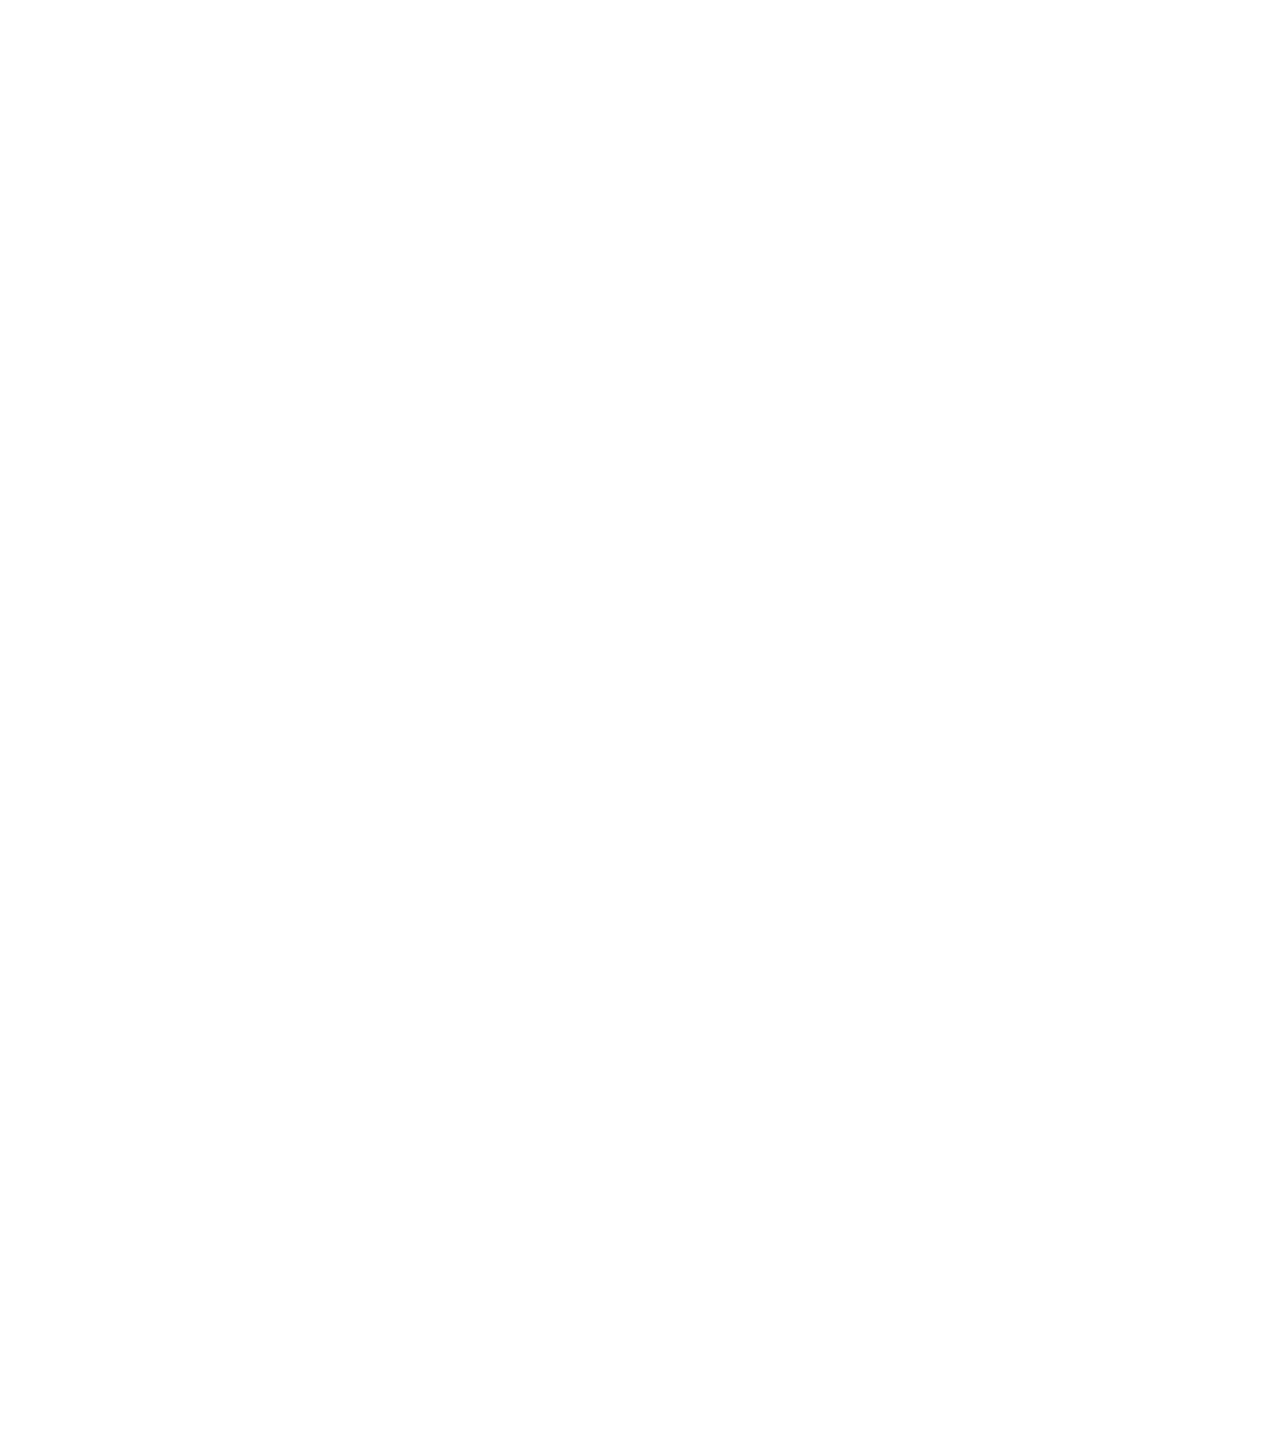
<file: bower_components/tether/examples/enable-disable/index.html>
<!DOCTYPE html>
<html>
    <head>
        <meta charset="utf-8">
        <meta http-equiv="X-UA-Compatible" content="chrome=1">
        <meta name="viewport" content="width=device-width, initial-scale=1, user-scalable=no">
        <link rel="stylesheet" href="../resources/css/base.css" />
        <link rel="stylesheet" href="../common/css/style.css" />
    </head>
    <body>
        <div class="instructions">Click the green target to enable/disable the tethering.</div>

        <div class="element"></div>
        <div class="container">
            <div class="pad"></div>
            <div class="target"></div>
            <div class="pad"></div>
        </div>

        <script src="//github.hubspot.com/tether/dist/js/tether.js"></script>
        <script>
            var tether = new Tether({
                element: '.element',
                target: '.target',
                attachment: 'top left',
                targetAttachment: 'top right'
            });

            document.querySelector('.target').addEventListener('click', function(){
                if (tether.enabled)
                    tether.disable();
                else
                    tether.enable();
            });
        </script>
    </body>
</html>
</file>
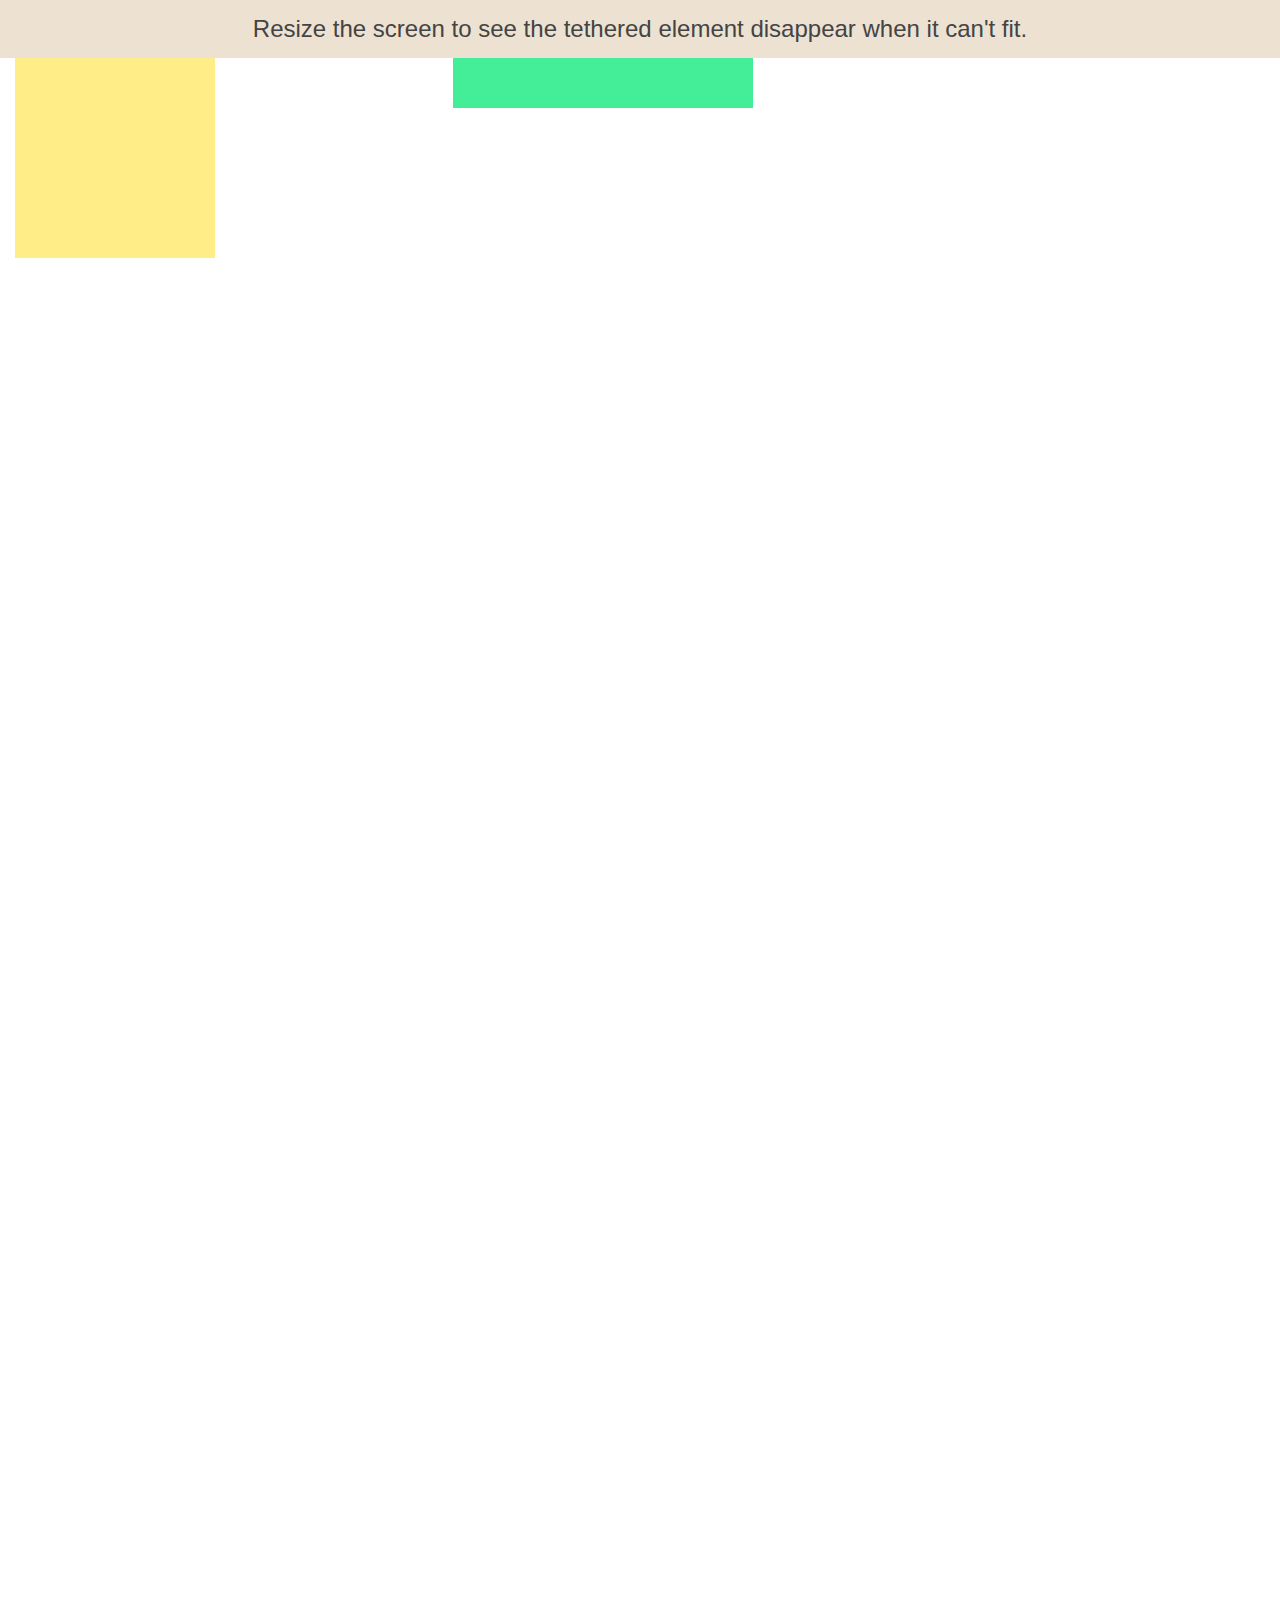
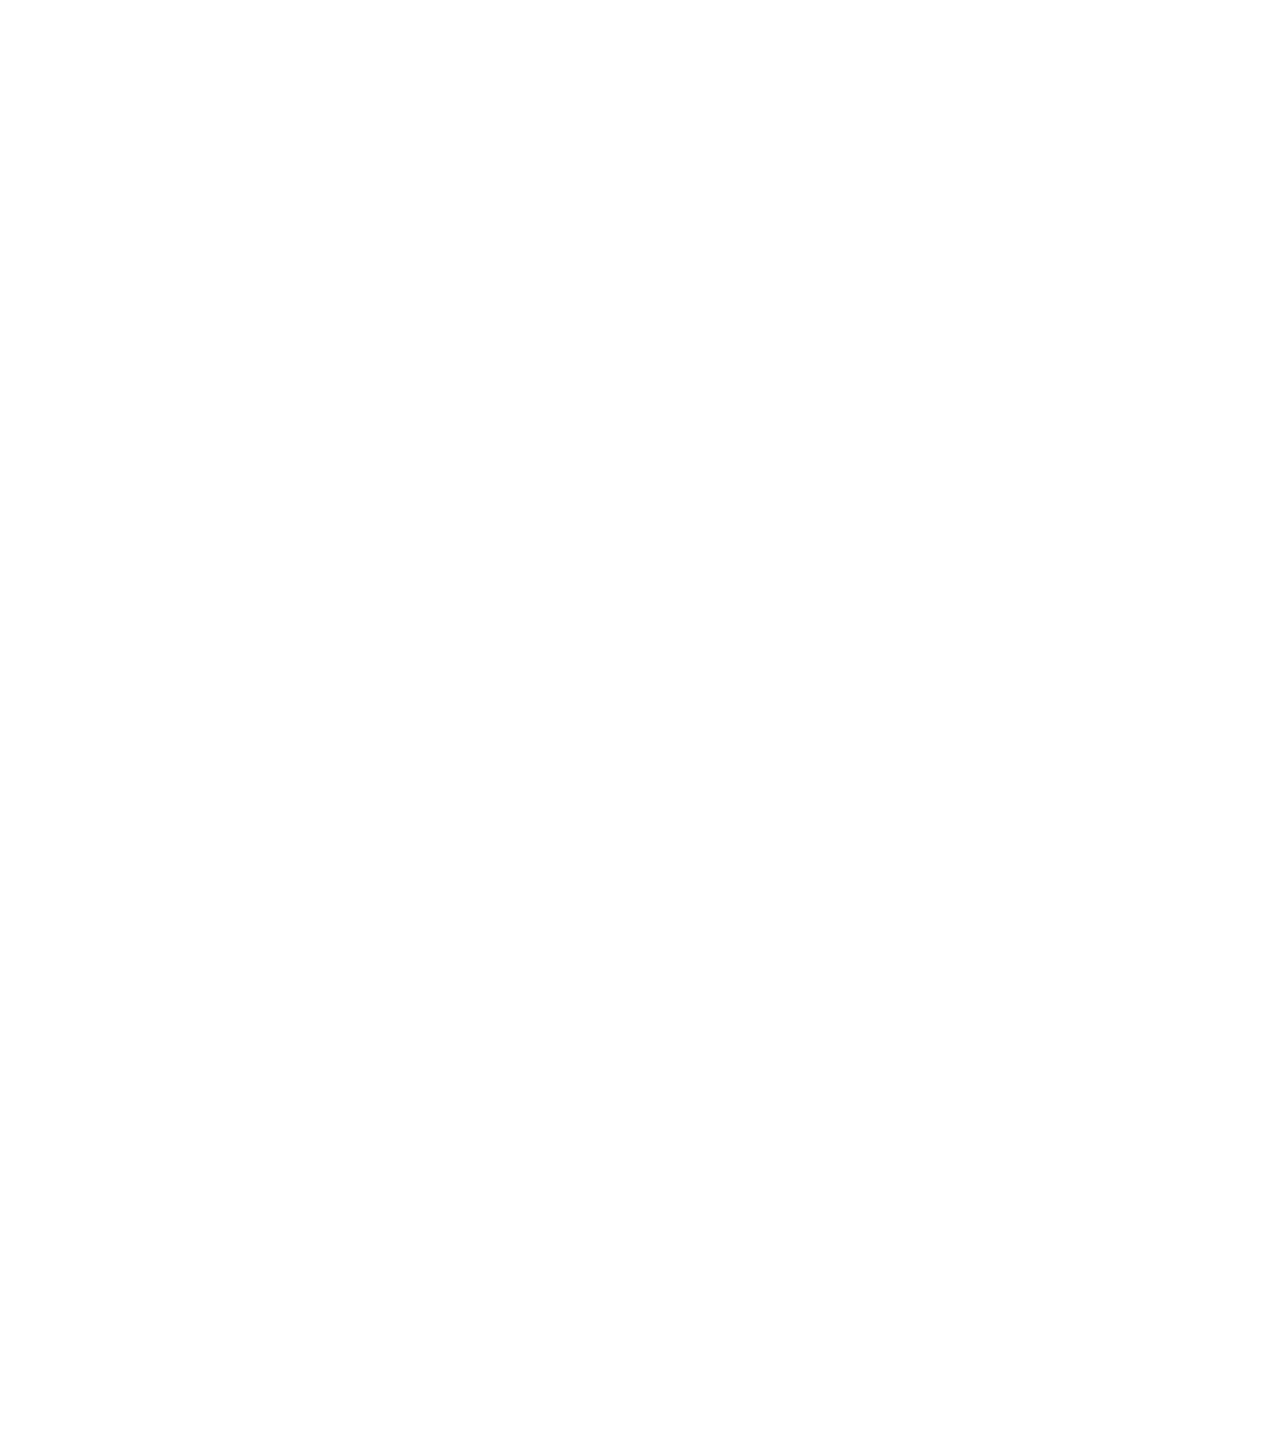
<file: bower_components/tether/examples/out-of-bounds/index.html>
<!DOCTYPE html>
<html>
    <head>
        <meta charset="utf-8">
        <meta http-equiv="X-UA-Compatible" content="chrome=1">
        <meta name="viewport" content="width=device-width, initial-scale=1, user-scalable=no">
        <link rel="stylesheet" href="../resources/css/base.css" />
        <link rel="stylesheet" href="../common/css/style.css" />
        <style>
            .tether-element.tether-out-of-bounds {
                display: none;
            }
        </style>
    </head>
    <body>
        <div class="instructions">Resize the screen to see the tethered element disappear when it can't fit.</div>

        <div class="element"></div>
        <div class="target"></div>

        <script src="//github.hubspot.com/tether/dist/js/tether.js"></script>
        <script>
            var tether = new Tether({
                element: '.element',
                target: '.target',
                attachment: 'top left',
                targetAttachment: 'top right',
                constraints: [{
                    to: 'window',
                    attachment: 'together'
                }]
            });
            tether.on('update', function(event) {
                console.log(event);
            });
        </script>
    </body>
</html>
</file>
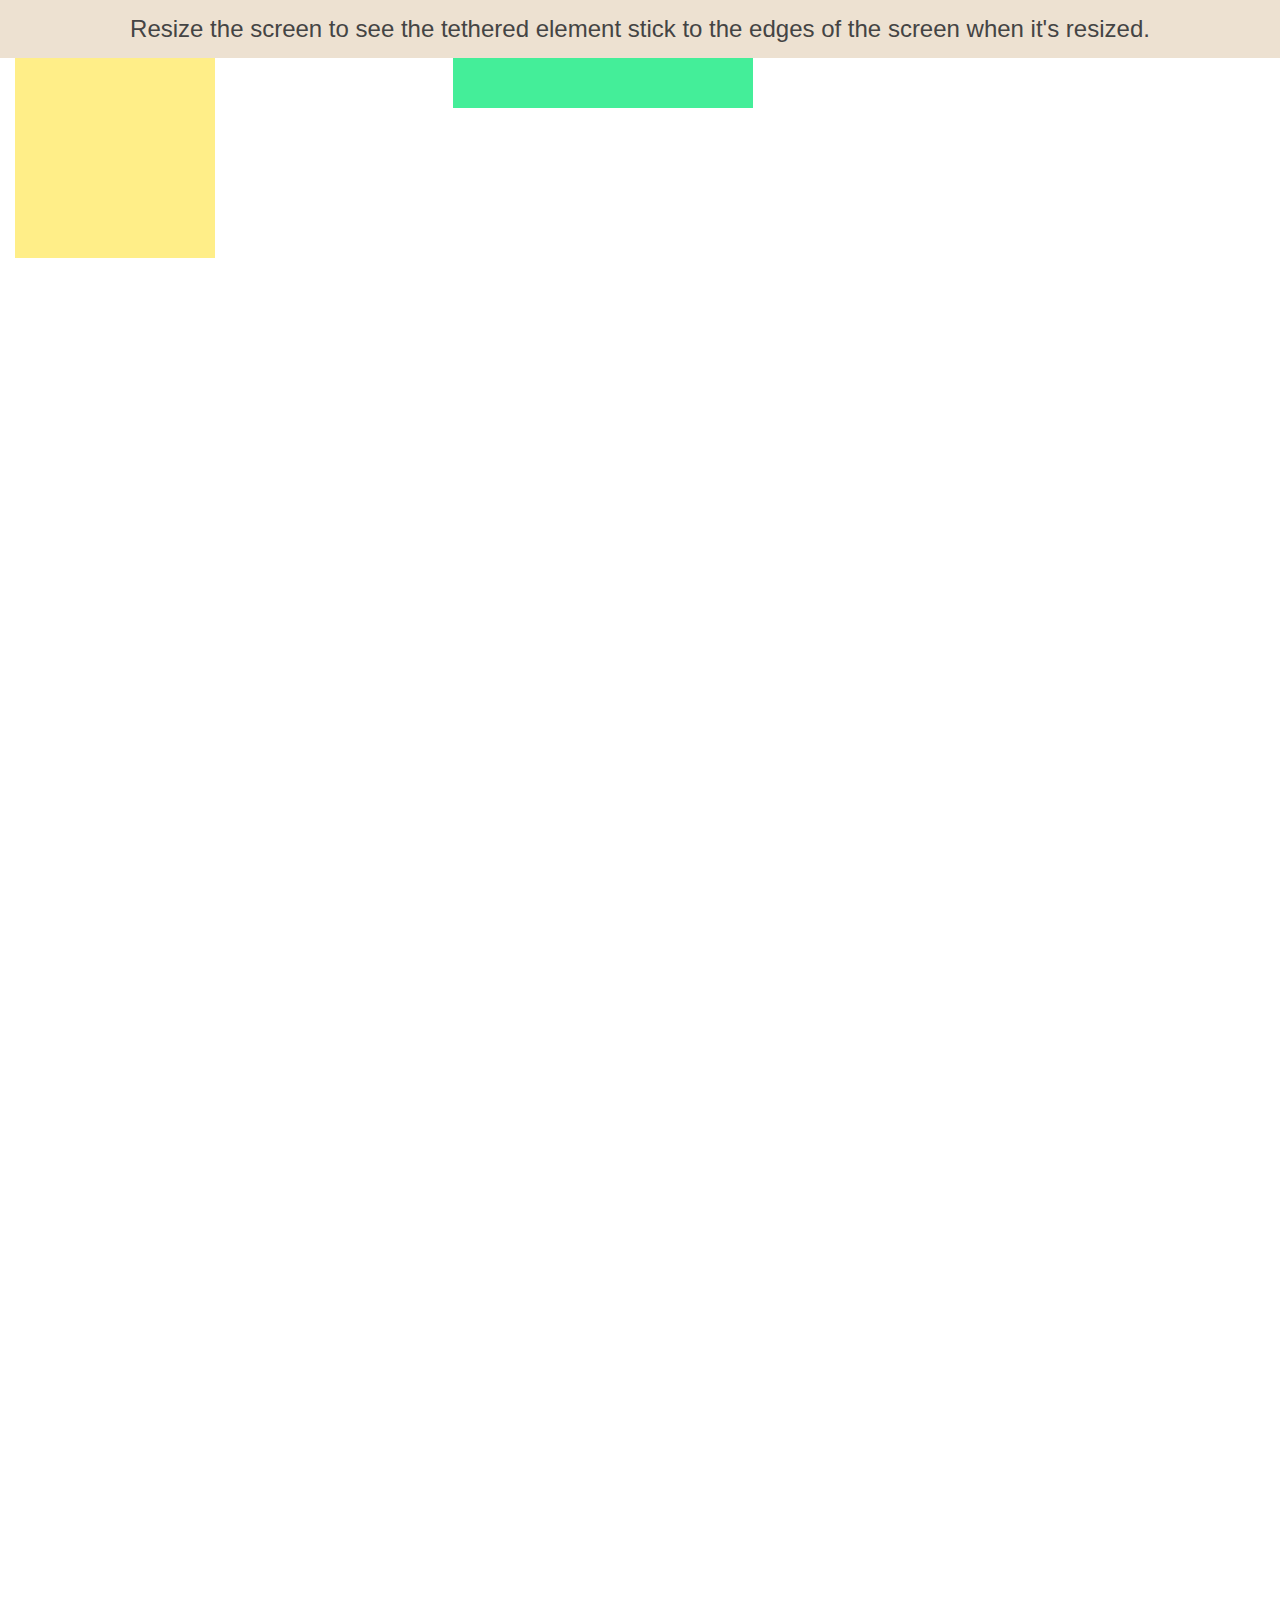
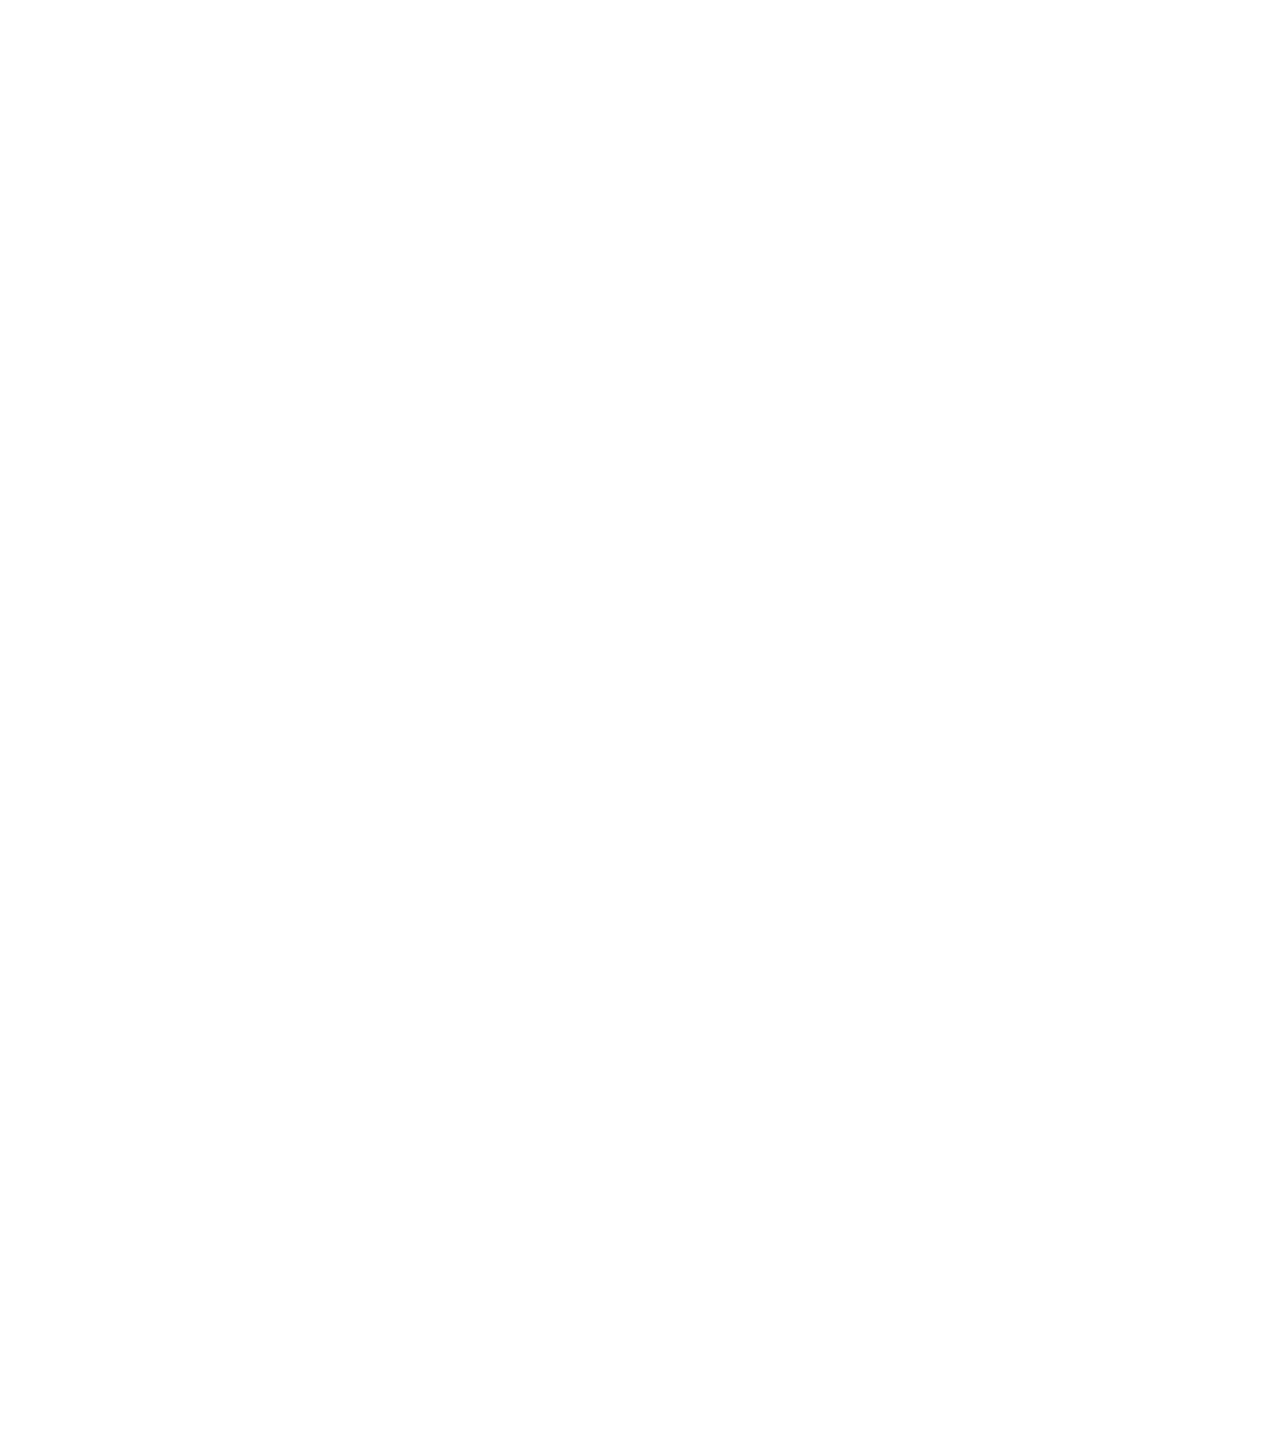
<file: bower_components/tether/examples/pin/index.html>
<!DOCTYPE html>
<html>
    <head>
        <meta charset="utf-8">
        <meta http-equiv="X-UA-Compatible" content="chrome=1">
        <meta name="viewport" content="width=device-width, initial-scale=1, user-scalable=no">
        <link rel="stylesheet" href="../resources/css/base.css" />
        <link rel="stylesheet" href="../common/css/style.css" />
    </head>
    <body>
        <div class="instructions">Resize the screen to see the tethered element stick to the edges of the screen when it's resized.</div>

        <div class="element"></div>
        <div class="target"></div>

        <script src="//github.hubspot.com/tether/dist/js/tether.js"></script>
        <script>
            new Tether({
                element: '.element',
                target: '.target',
                attachment: 'top left',
                targetAttachment: 'top right',
                constraints: [{
                    to: 'window',
                    pin: true
                }]
            });
        </script>
    </body>
</html>
</file>
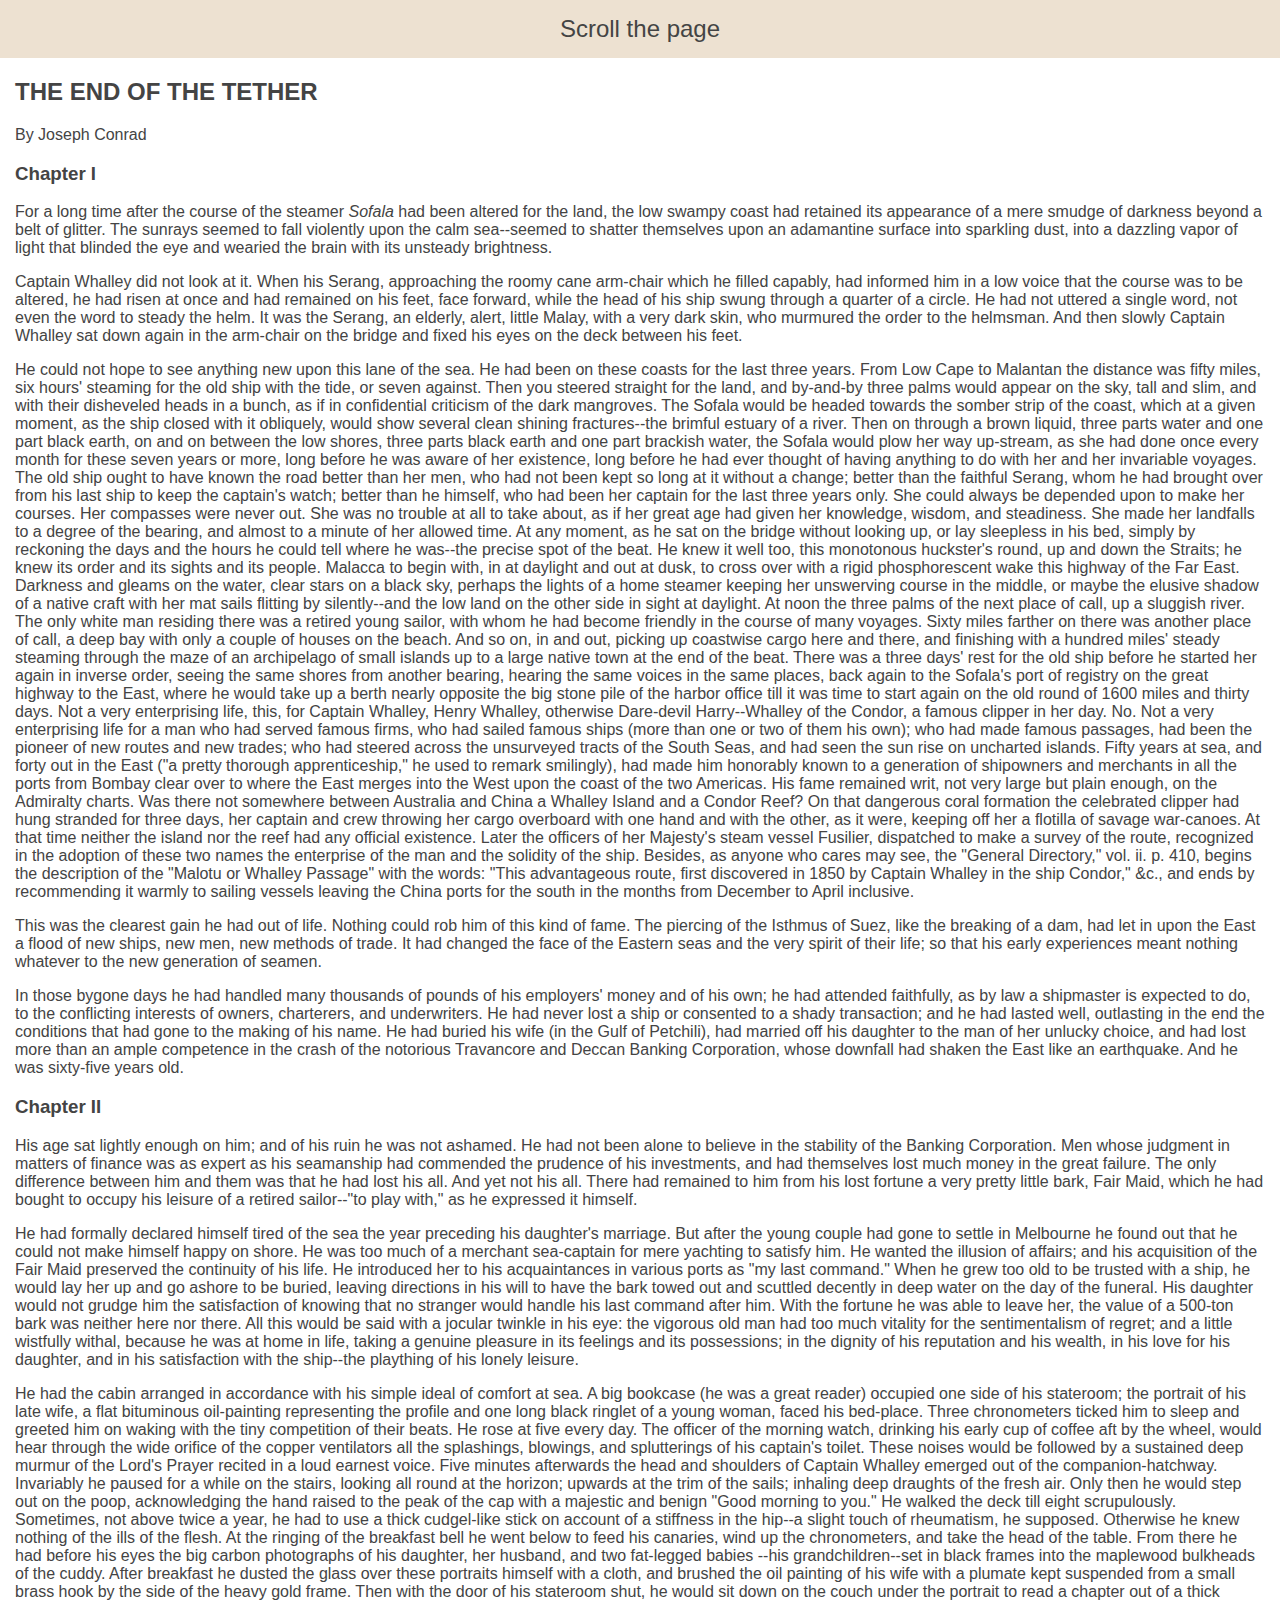
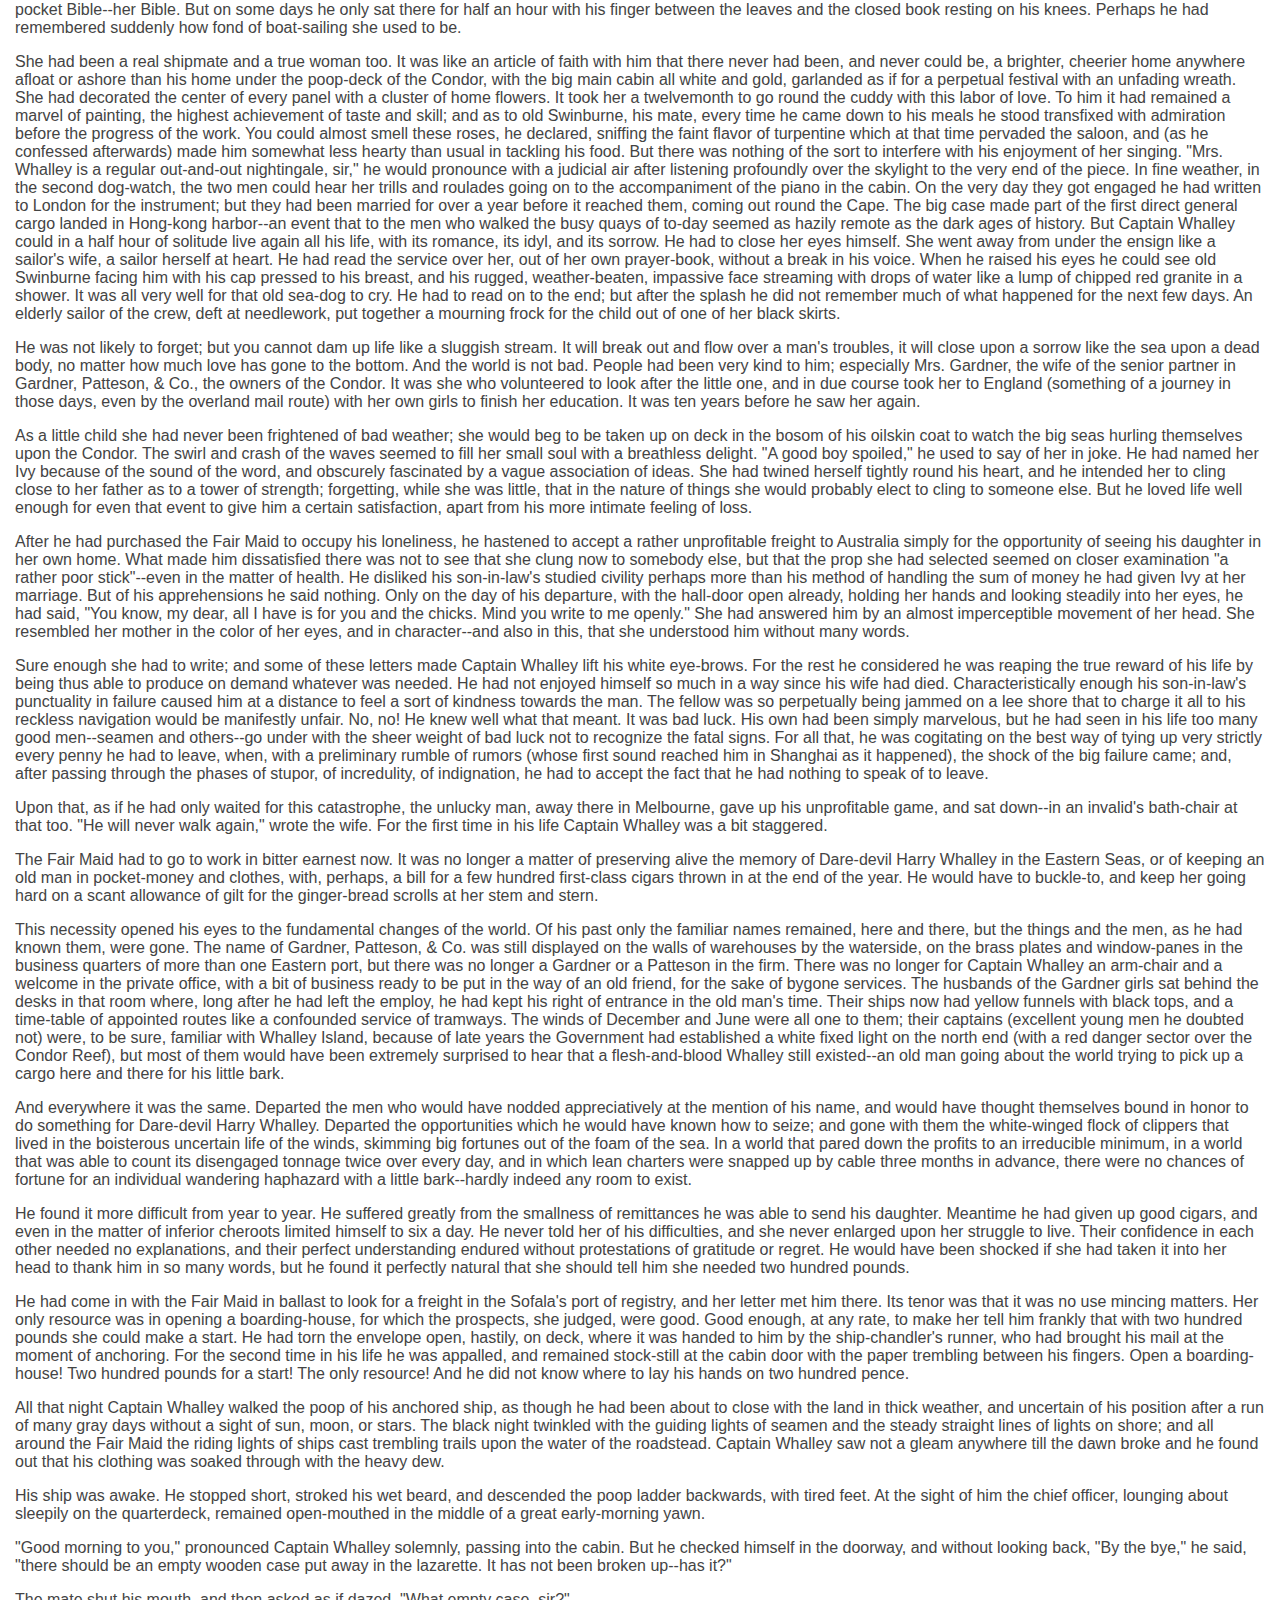
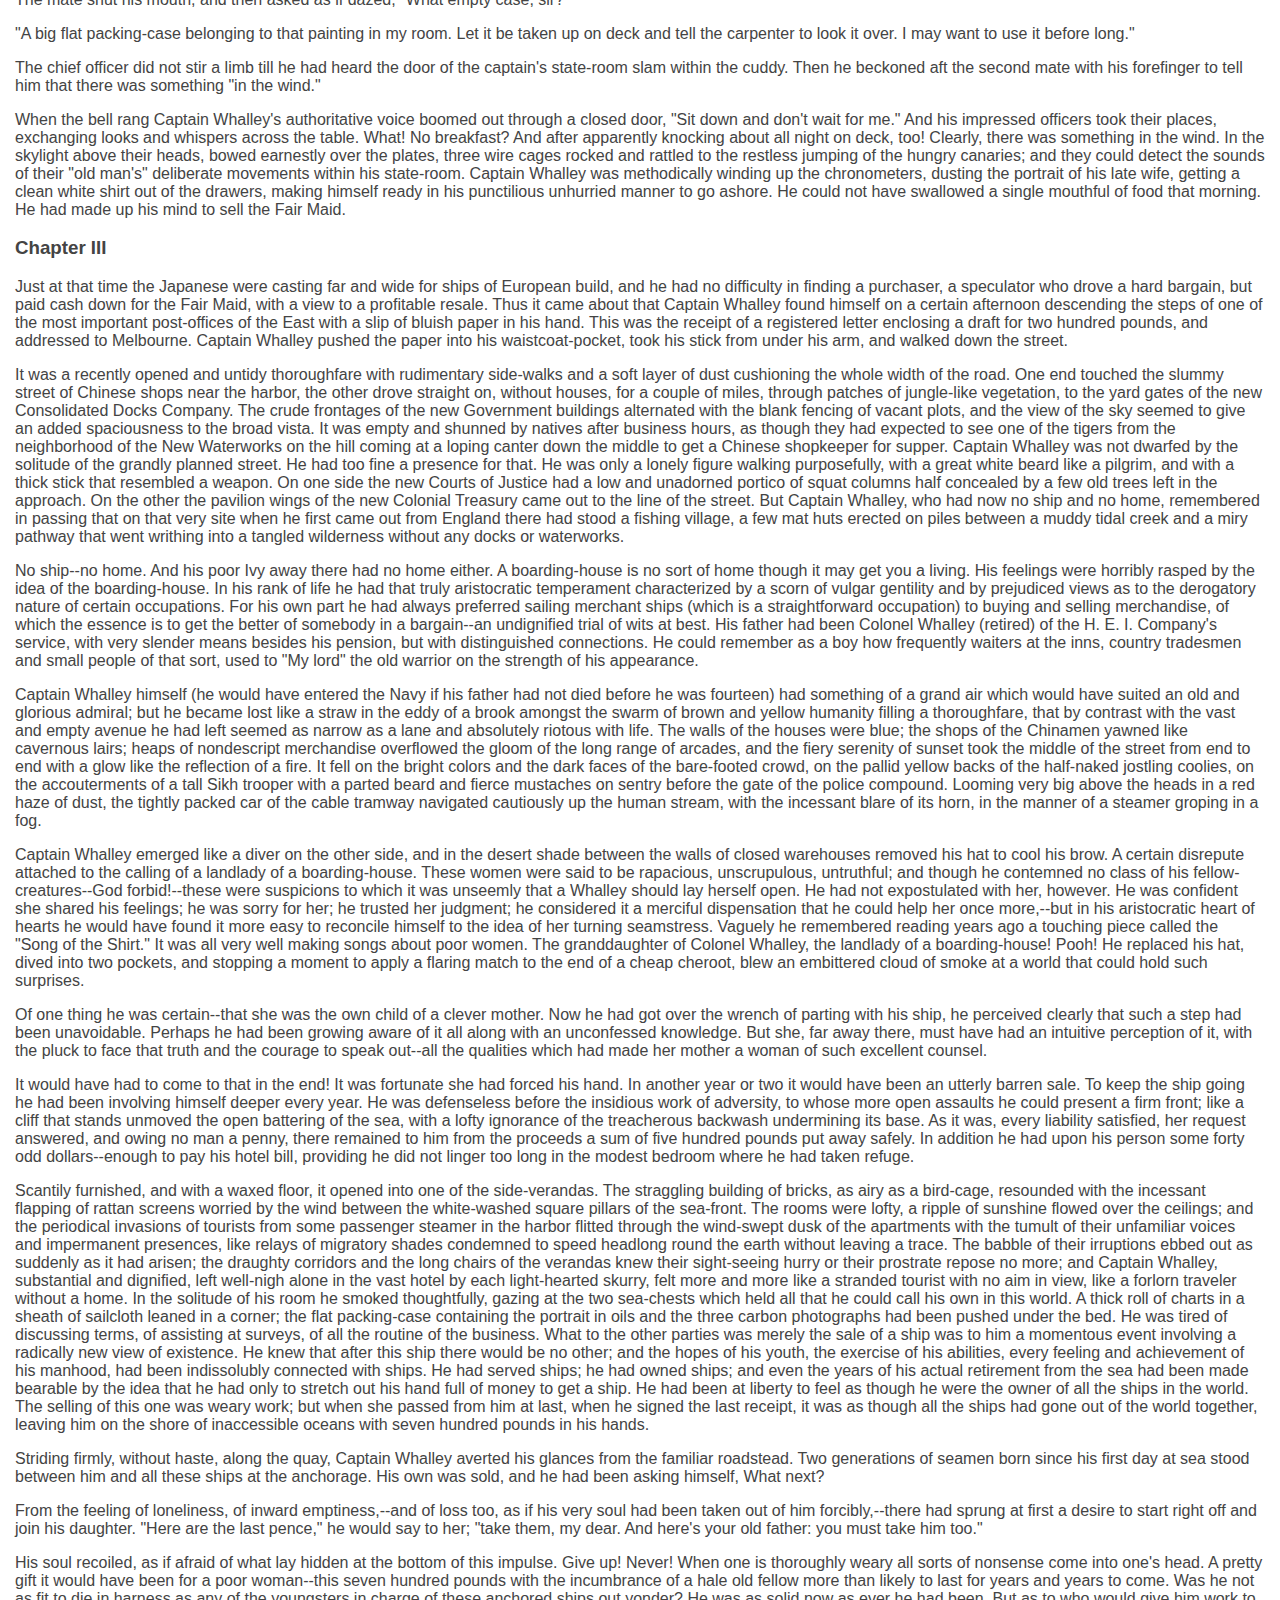
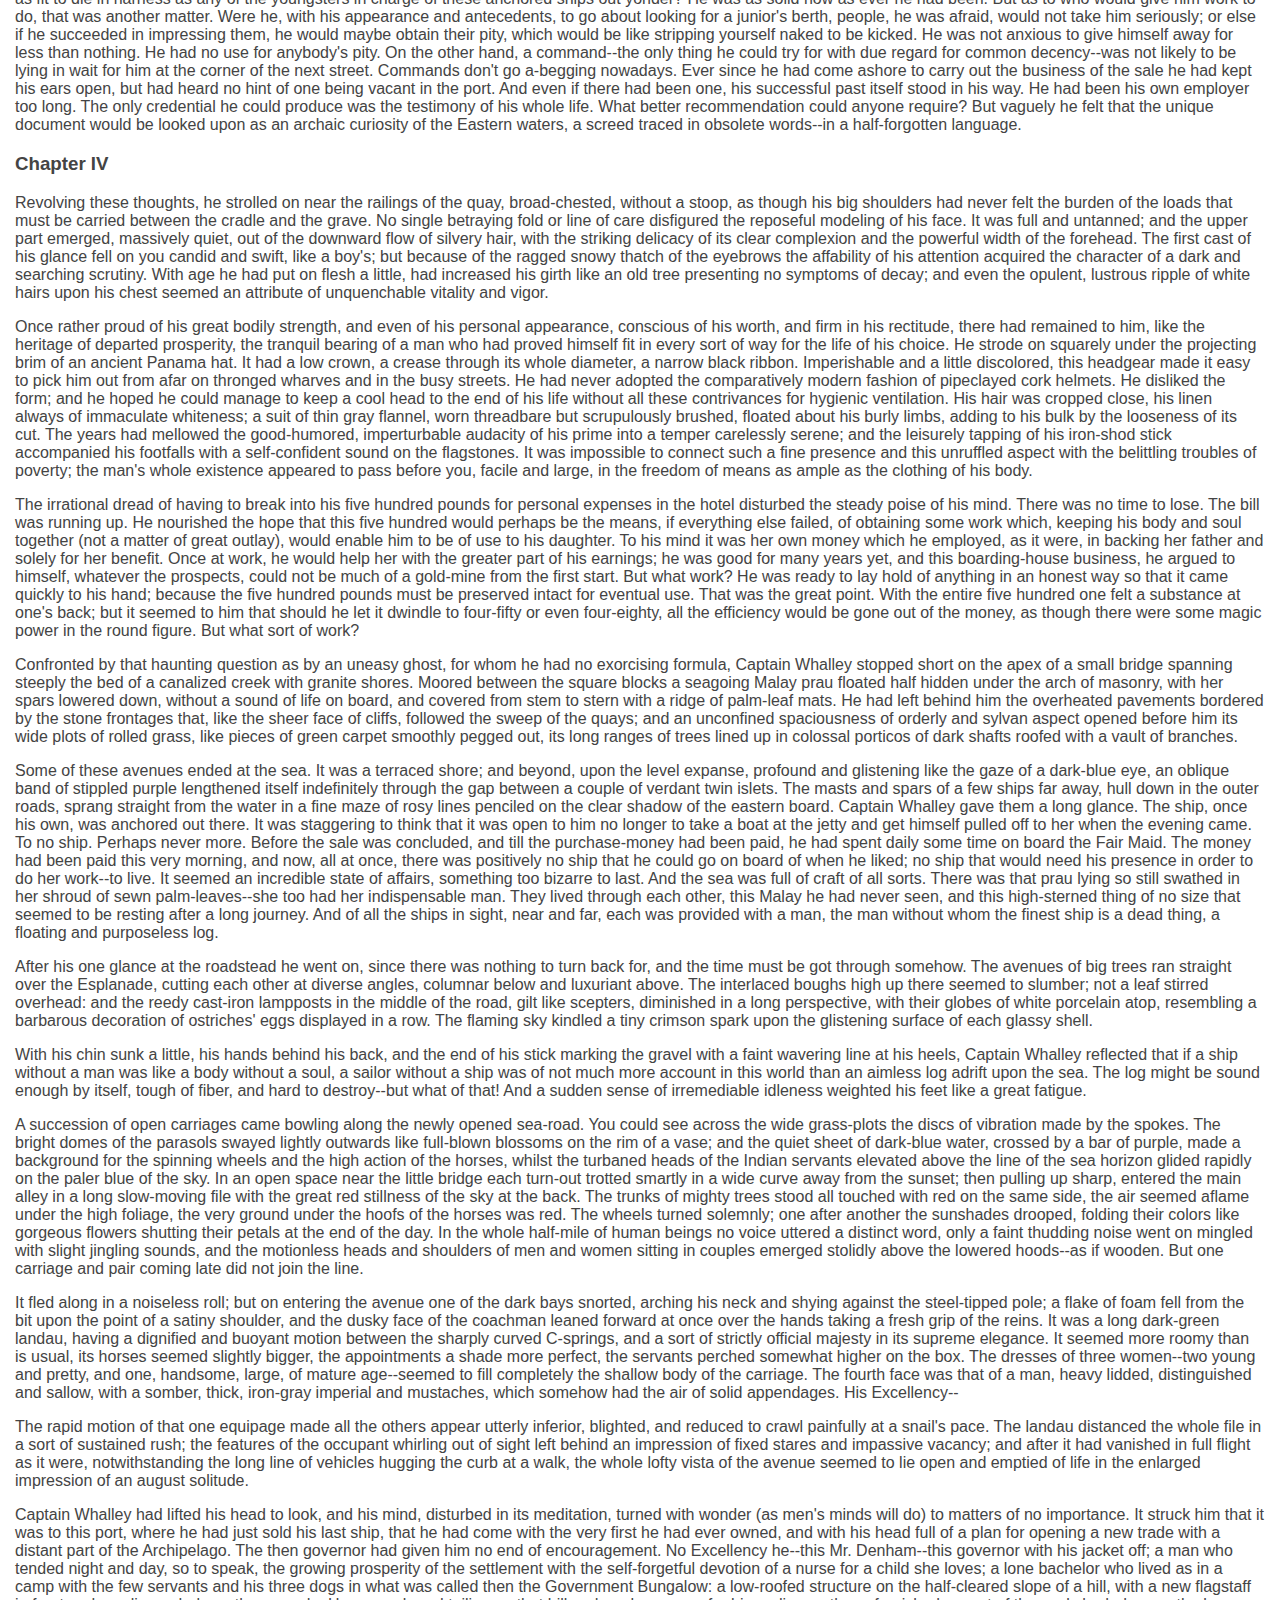
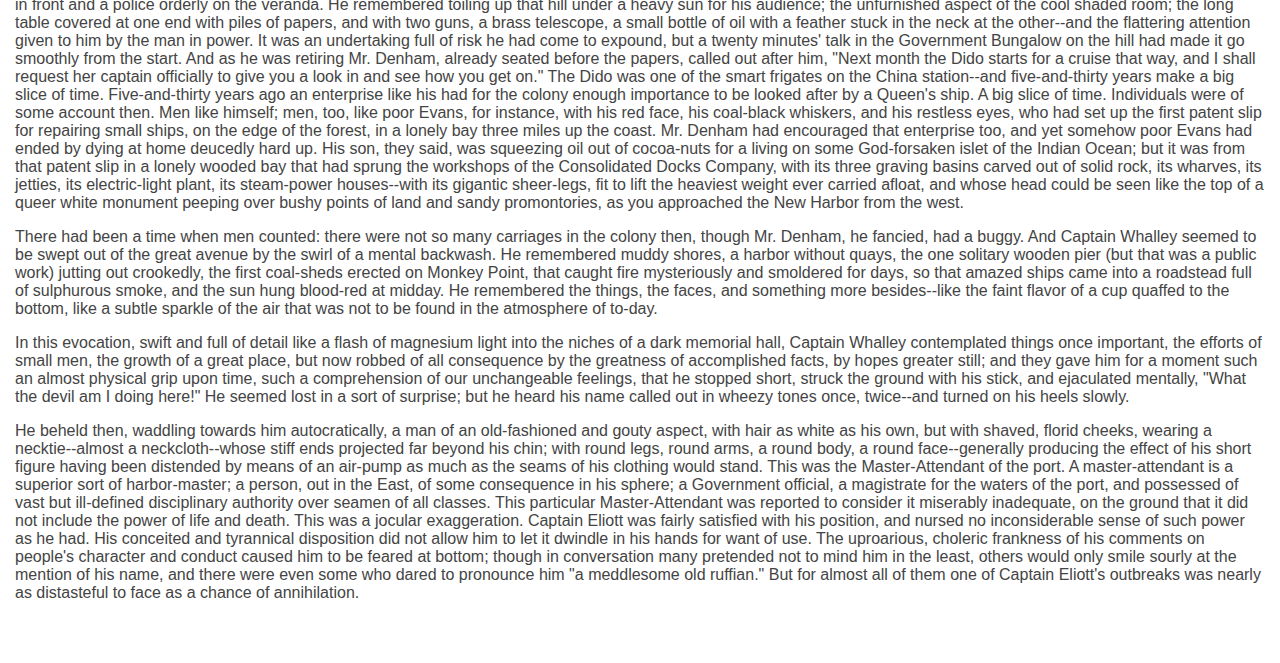
<file: bower_components/tether/examples/scroll/index.html>
<!DOCTYPE html>
<html>
    <head>
        <link rel="stylesheet" href="../resources/css/base.css" />
        <link rel="stylesheet" href="../common/css/style.css" />
    </head>
    <body>

    <div class="instructions">Scroll the page</div>

    <h2>THE END OF THE TETHER</h2>

    <p>By Joseph Conrad</p>

    <h3>Chapter I</h3>

    <p>For a long time after the course of the steamer <em>Sofala</em> had been
    altered for the land, the low swampy coast had retained its appearance
    of a mere smudge of darkness beyond a belt of glitter. The sunrays
    seemed to fall violently upon the calm sea--seemed to shatter themselves
    upon an adamantine surface into sparkling dust, into a dazzling vapor
    of light that blinded the eye and wearied the brain with its unsteady
    brightness.</p>

    <p>Captain Whalley did not look at it. When his Serang, approaching the
    roomy cane arm-chair which he filled capably, had informed him in a low
    voice that the course was to be altered, he had risen at once and had
    remained on his feet, face forward, while the head of his ship swung
    through a quarter of a circle. He had not uttered a single word, not
    even the word to steady the helm. It was the Serang, an elderly, alert,
    little Malay, with a very dark skin, who murmured the order to the
    helmsman. And then slowly Captain Whalley sat down again in the
    arm-chair on the bridge and fixed his eyes on the deck between his feet.</p>

    <p>He could not hope to see anything new upon this lane of the sea. He had
    been on these coasts for the last three years. From Low Cape to Malantan
    the distance was fifty miles, six hours' steaming for the old ship with
    the tide, or seven against. Then you steered straight for the land, and
    by-and-by three palms would appear on the sky, tall and slim, and with
    their disheveled heads in a bunch, as if in confidential criticism of
    the dark mangroves. The Sofala would be headed towards the somber
    strip of the coast, which at a given moment, as the ship closed with
    it obliquely, would show several clean shining fractures--the brimful
    estuary of a river. Then on through a brown liquid, three parts water
    and one part black earth, on and on between the low shores, three parts
    black earth and one part brackish water, the Sofala would plow her way
    up-stream, as she had done once every month for these seven years or
    more, long before he was aware of her existence, long before he had ever
    thought of having anything to do with her and her invariable voyages.
    The old ship ought to have known the road better than her men, who had
    not been kept so long at it without a change; better than the faithful
    Serang, whom he had brought over from his last ship to keep the
    captain's watch; better than he himself, who had been her captain for
    the last three years only. She could always be depended upon to make her
    courses. Her compasses were never out. She was no trouble at all to
    take about, as if her great age had given her knowledge, wisdom, and
    steadiness. She made her landfalls to a degree of the bearing, and
    almost to a minute of her allowed time. At any moment, as he sat on
    the bridge without looking up, or lay sleepless in his bed, simply by
    reckoning the days and the hours he could tell where he was--the precise
    spot of the beat. He knew it well too, this monotonous huckster's
    round, up and down the Straits; he knew its order and its sights and its
    people. Malacca to begin with, in at daylight and out at dusk, to cross
    over with a rigid phosphorescent wake this highway of the Far East.
    Darkness and gleams on the water, clear stars on a black sky, perhaps
    the lights of a home steamer keeping her unswerving course in the
    middle, or maybe the elusive shadow of a native craft with her mat sails
    flitting by silently--and the low land on the other side in sight
    at daylight. At noon the three palms of the next place of call, up a
    sluggish river. The only white man residing there was a retired young
    sailor, with whom he had become friendly in the course of many voyages.
    Sixty miles farther on there was another place of call, a deep bay with
    only a couple of houses on the beach. And so on, in and out, picking
    up coastwise cargo here and there, and finishing with a hundred miles'
    steady steaming through the maze of an archipelago of small islands up
    to a large native town at the end of the beat. There was a three days'
    rest for the old ship before he started her again in inverse order,
    seeing the same shores from another bearing, hearing the same voices
    in the same places, back again to the Sofala's port of registry on
    the great highway to the East, where he would take up a berth nearly
    opposite the big stone pile of the harbor office till it was time to
    start again on the old round of 1600 miles and thirty days. Not a very
    enterprising life, this, for Captain Whalley, Henry Whalley, otherwise
    Dare-devil Harry--Whalley of the Condor, a famous clipper in her day.
    No. Not a very enterprising life for a man who had served famous firms,
    who had sailed famous ships (more than one or two of them his own); who
    had made famous passages, had been the pioneer of new routes and new
    trades; who had steered across the unsurveyed tracts of the South Seas,
    and had seen the sun rise on uncharted islands. Fifty years at sea, and
    forty out in the East ("a pretty thorough apprenticeship," he used
    to remark smilingly), had made him honorably known to a generation of
    shipowners and merchants in all the ports from Bombay clear over to
    where the East merges into the West upon the coast of the two Americas.
    His fame remained writ, not very large but plain enough, on the
    Admiralty charts. Was there not somewhere between Australia and China a
    Whalley Island and a Condor Reef? On that dangerous coral formation the
    celebrated clipper had hung stranded for three days, her captain and
    crew throwing her cargo overboard with one hand and with the other, as
    it were, keeping off her a flotilla of savage war-canoes. At that time
    neither the island nor the reef had any official existence. Later the
    officers of her Majesty's steam vessel Fusilier, dispatched to make a
    survey of the route, recognized in the adoption of these two names the
    enterprise of the man and the solidity of the ship. Besides, as anyone
    who cares may see, the "General Directory," vol. ii. p. 410, begins the
    description of the "Malotu or Whalley Passage" with the words: "This
    advantageous route, first discovered in 1850 by Captain Whalley in the
    ship Condor," &amp;c., and ends by recommending it warmly to sailing vessels
    leaving the China ports for the south in the months from December to
    April inclusive.</p>

    <p>This was the clearest gain he had out of life. Nothing could rob him
    of this kind of fame. The piercing of the Isthmus of Suez, like the
    breaking of a dam, had let in upon the East a flood of new ships, new
    men, new methods of trade. It had changed the face of the Eastern seas
    and the very spirit of their life; so that his early experiences meant
    nothing whatever to the new generation of seamen.</p>

    <p>In those bygone days he had handled many thousands of pounds of his
    employers' money and of his own; he had attended faithfully, as by law
    a shipmaster is expected to do, to the conflicting interests of owners,
    charterers, and underwriters. He had never lost a ship or consented to
    a shady transaction; and he had lasted well, outlasting in the end the
    conditions that had gone to the making of his name. He had buried his
    wife (in the Gulf of Petchili), had married off his daughter to the man
    of her unlucky choice, and had lost more than an ample competence in the
    crash of the notorious Travancore and Deccan Banking Corporation, whose
    downfall had shaken the East like an earthquake. And he was sixty-five
    years old.</p>

    <h3>Chapter II</h3>

    <p>His age sat lightly enough on him; and of his ruin he was not ashamed.
    He had not been alone to believe in the stability of the Banking
    Corporation. Men whose judgment in matters of finance was as expert as
    his seamanship had commended the prudence of his investments, and had
    themselves lost much money in the great failure. The only difference
    between him and them was that he had lost his all. And yet not his all.
    There had remained to him from his lost fortune a very pretty little
    bark, Fair Maid, which he had bought to occupy his leisure of a retired
    sailor--"to play with," as he expressed it himself.</p>

    <p>He had formally declared himself tired of the sea the year preceding his
    daughter's marriage. But after the young couple had gone to settle in
    Melbourne he found out that he could not make himself happy on shore. He
    was too much of a merchant sea-captain for mere yachting to satisfy him.
    He wanted the illusion of affairs; and his acquisition of the Fair
    Maid preserved the continuity of his life. He introduced her to his
    acquaintances in various ports as "my last command." When he grew too
    old to be trusted with a ship, he would lay her up and go ashore to be
    buried, leaving directions in his will to have the bark towed out and
    scuttled decently in deep water on the day of the funeral. His daughter
    would not grudge him the satisfaction of knowing that no stranger would
    handle his last command after him. With the fortune he was able to leave
    her, the value of a 500-ton bark was neither here nor there. All this
    would be said with a jocular twinkle in his eye: the vigorous old man
    had too much vitality for the sentimentalism of regret; and a little
    wistfully withal, because he was at home in life, taking a genuine
    pleasure in its feelings and its possessions; in the dignity of his
    reputation and his wealth, in his love for his daughter, and in his
    satisfaction with the ship--the plaything of his lonely leisure.</p>

    <p>He had the cabin arranged in accordance with his simple ideal of comfort
    at sea. A big bookcase (he was a great reader) occupied one side of his
    stateroom; the portrait of his late wife, a flat bituminous oil-painting
    representing the profile and one long black ringlet of a young woman,
    faced his bed-place. Three chronometers ticked him to sleep and greeted
    him on waking with the tiny competition of their beats. He rose at five
    every day. The officer of the morning watch, drinking his early cup
    of coffee aft by the wheel, would hear through the wide orifice of the
    copper ventilators all the splashings, blowings, and splutterings of
    his captain's toilet. These noises would be followed by a sustained
    deep murmur of the Lord's Prayer recited in a loud earnest voice. Five
    minutes afterwards the head and shoulders of Captain Whalley emerged
    out of the companion-hatchway. Invariably he paused for a while on the
    stairs, looking all round at the horizon; upwards at the trim of the
    sails; inhaling deep draughts of the fresh air. Only then he would step
    out on the poop, acknowledging the hand raised to the peak of the cap
    with a majestic and benign "Good morning to you." He walked the deck
    till eight scrupulously. Sometimes, not above twice a year, he had to
    use a thick cudgel-like stick on account of a stiffness in the hip--a
    slight touch of rheumatism, he supposed. Otherwise he knew nothing of
    the ills of the flesh. At the ringing of the breakfast bell he went
    below to feed his canaries, wind up the chronometers, and take the
    head of the table. From there he had before his eyes the big carbon
    photographs of his daughter, her husband, and two fat-legged babies
    --his grandchildren--set in black frames into the maplewood bulkheads
    of the cuddy. After breakfast he dusted the glass over these portraits
    himself with a cloth, and brushed the oil painting of his wife with a
    plumate kept suspended from a small brass hook by the side of the heavy
    gold frame. Then with the door of his stateroom shut, he would sit down
    on the couch under the portrait to read a chapter out of a thick pocket
    Bible--her Bible. But on some days he only sat there for half an hour
    with his finger between the leaves and the closed book resting on his
    knees. Perhaps he had remembered suddenly how fond of boat-sailing she
    used to be.</p>

    <p>She had been a real shipmate and a true woman too. It was like an
    article of faith with him that there never had been, and never could be,
    a brighter, cheerier home anywhere afloat or ashore than his home under
    the poop-deck of the Condor, with the big main cabin all white and gold,
    garlanded as if for a perpetual festival with an unfading wreath. She
    had decorated the center of every panel with a cluster of home flowers.
    It took her a twelvemonth to go round the cuddy with this labor of love.
    To him it had remained a marvel of painting, the highest achievement of
    taste and skill; and as to old Swinburne, his mate, every time he
    came down to his meals he stood transfixed with admiration before the
    progress of the work. You could almost smell these roses, he declared,
    sniffing the faint flavor of turpentine which at that time pervaded the
    saloon, and (as he confessed afterwards) made him somewhat less hearty
    than usual in tackling his food. But there was nothing of the sort to
    interfere with his enjoyment of her singing. "Mrs. Whalley is a regular
    out-and-out nightingale, sir," he would pronounce with a judicial air
    after listening profoundly over the skylight to the very end of the
    piece. In fine weather, in the second dog-watch, the two men could hear
    her trills and roulades going on to the accompaniment of the piano in
    the cabin. On the very day they got engaged he had written to London
    for the instrument; but they had been married for over a year before it
    reached them, coming out round the Cape. The big case made part of the
    first direct general cargo landed in Hong-kong harbor--an event that to
    the men who walked the busy quays of to-day seemed as hazily remote as
    the dark ages of history. But Captain Whalley could in a half hour of
    solitude live again all his life, with its romance, its idyl, and its
    sorrow. He had to close her eyes himself. She went away from under the
    ensign like a sailor's wife, a sailor herself at heart. He had read
    the service over her, out of her own prayer-book, without a break in his
    voice. When he raised his eyes he could see old Swinburne facing him
    with his cap pressed to his breast, and his rugged, weather-beaten,
    impassive face streaming with drops of water like a lump of chipped red
    granite in a shower. It was all very well for that old sea-dog to cry.
    He had to read on to the end; but after the splash he did not remember
    much of what happened for the next few days. An elderly sailor of the
    crew, deft at needlework, put together a mourning frock for the child
    out of one of her black skirts.</p>

    <p>He was not likely to forget; but you cannot dam up life like a sluggish
    stream. It will break out and flow over a man's troubles, it will close
    upon a sorrow like the sea upon a dead body, no matter how much love has
    gone to the bottom. And the world is not bad. People had been very
    kind to him; especially Mrs. Gardner, the wife of the senior partner
    in Gardner, Patteson, &amp; Co., the owners of the Condor. It was she who
    volunteered to look after the little one, and in due course took her to
    England (something of a journey in those days, even by the overland
    mail route) with her own girls to finish her education. It was ten years
    before he saw her again.</p>

    <p>As a little child she had never been frightened of bad weather; she
    would beg to be taken up on deck in the bosom of his oilskin coat to
    watch the big seas hurling themselves upon the Condor. The swirl and
    crash of the waves seemed to fill her small soul with a breathless
    delight. "A good boy spoiled," he used to say of her in joke. He had
    named her Ivy because of the sound of the word, and obscurely fascinated
    by a vague association of ideas. She had twined herself tightly round
    his heart, and he intended her to cling close to her father as to a
    tower of strength; forgetting, while she was little, that in the nature
    of things she would probably elect to cling to someone else. But
    he loved life well enough for even that event to give him a certain
    satisfaction, apart from his more intimate feeling of loss.</p>

    <p>After he had purchased the Fair Maid to occupy his loneliness, he
    hastened to accept a rather unprofitable freight to Australia simply for
    the opportunity of seeing his daughter in her own home. What made him
    dissatisfied there was not to see that she clung now to somebody else,
    but that the prop she had selected seemed on closer examination "a
    rather poor stick"--even in the matter of health. He disliked his
    son-in-law's studied civility perhaps more than his method of
    handling the sum of money he had given Ivy at her marriage. But of his
    apprehensions he said nothing. Only on the day of his departure, with
    the hall-door open already, holding her hands and looking steadily into
    her eyes, he had said, "You know, my dear, all I have is for you and the
    chicks. Mind you write to me openly." She had answered him by an almost
    imperceptible movement of her head. She resembled her mother in
    the color of her eyes, and in character--and also in this, that she
    understood him without many words.</p>

    <p>Sure enough she had to write; and some of these letters made Captain
    Whalley lift his white eye-brows. For the rest he considered he was
    reaping the true reward of his life by being thus able to produce on
    demand whatever was needed. He had not enjoyed himself so much in a
    way since his wife had died. Characteristically enough his son-in-law's
    punctuality in failure caused him at a distance to feel a sort of
    kindness towards the man. The fellow was so perpetually being jammed on
    a lee shore that to charge it all to his reckless navigation would be
    manifestly unfair. No, no! He knew well what that meant. It was bad
    luck. His own had been simply marvelous, but he had seen in his life too
    many good men--seamen and others--go under with the sheer weight of bad
    luck not to recognize the fatal signs. For all that, he was cogitating
    on the best way of tying up very strictly every penny he had to leave,
    when, with a preliminary rumble of rumors (whose first sound reached
    him in Shanghai as it happened), the shock of the big failure came;
    and, after passing through the phases of stupor, of incredulity, of
    indignation, he had to accept the fact that he had nothing to speak of
    to leave.</p>

    <p>Upon that, as if he had only waited for this catastrophe, the unlucky
    man, away there in Melbourne, gave up his unprofitable game, and sat
    down--in an invalid's bath-chair at that too. "He will never walk
    again," wrote the wife. For the first time in his life Captain Whalley
    was a bit staggered.</p>

    <p>The Fair Maid had to go to work in bitter earnest now. It was no longer
    a matter of preserving alive the memory of Dare-devil Harry Whalley in
    the Eastern Seas, or of keeping an old man in pocket-money and clothes,
    with, perhaps, a bill for a few hundred first-class cigars thrown in at
    the end of the year. He would have to buckle-to, and keep her going hard
    on a scant allowance of gilt for the ginger-bread scrolls at her stem
    and stern.</p>

    <p>This necessity opened his eyes to the fundamental changes of the world.
    Of his past only the familiar names remained, here and there, but
    the things and the men, as he had known them, were gone. The name of
    Gardner, Patteson, &amp; Co. was still displayed on the walls of warehouses
    by the waterside, on the brass plates and window-panes in the business
    quarters of more than one Eastern port, but there was no longer a
    Gardner or a Patteson in the firm. There was no longer for Captain
    Whalley an arm-chair and a welcome in the private office, with a bit of
    business ready to be put in the way of an old friend, for the sake of
    bygone services. The husbands of the Gardner girls sat behind the desks
    in that room where, long after he had left the employ, he had kept his
    right of entrance in the old man's time. Their ships now had yellow
    funnels with black tops, and a time-table of appointed routes like a
    confounded service of tramways. The winds of December and June were all
    one to them; their captains (excellent young men he doubted not) were,
    to be sure, familiar with Whalley Island, because of late years the
    Government had established a white fixed light on the north end (with
    a red danger sector over the Condor Reef), but most of them would have
    been extremely surprised to hear that a flesh-and-blood Whalley still
    existed--an old man going about the world trying to pick up a cargo here
    and there for his little bark.</p>

    <p>And everywhere it was the same. Departed the men who would have nodded
    appreciatively at the mention of his name, and would have thought
    themselves bound in honor to do something for Dare-devil Harry Whalley.
    Departed the opportunities which he would have known how to seize; and
    gone with them the white-winged flock of clippers that lived in the
    boisterous uncertain life of the winds, skimming big fortunes out of
    the foam of the sea. In a world that pared down the profits to an
    irreducible minimum, in a world that was able to count its disengaged
    tonnage twice over every day, and in which lean charters were snapped up
    by cable three months in advance, there were no chances of fortune for
    an individual wandering haphazard with a little bark--hardly indeed any
    room to exist.</p>

    <p>He found it more difficult from year to year. He suffered greatly from
    the smallness of remittances he was able to send his daughter. Meantime
    he had given up good cigars, and even in the matter of inferior cheroots
    limited himself to six a day. He never told her of his difficulties, and
    she never enlarged upon her struggle to live. Their confidence in each
    other needed no explanations, and their perfect understanding endured
    without protestations of gratitude or regret. He would have been shocked
    if she had taken it into her head to thank him in so many words, but
    he found it perfectly natural that she should tell him she needed two
    hundred pounds.</p>

    <p>He had come in with the Fair Maid in ballast to look for a freight in
    the Sofala's port of registry, and her letter met him there. Its tenor
    was that it was no use mincing matters. Her only resource was in opening
    a boarding-house, for which the prospects, she judged, were good. Good
    enough, at any rate, to make her tell him frankly that with two hundred
    pounds she could make a start. He had torn the envelope open, hastily,
    on deck, where it was handed to him by the ship-chandler's runner, who
    had brought his mail at the moment of anchoring. For the second time
    in his life he was appalled, and remained stock-still at the cabin door
    with the paper trembling between his fingers. Open a boarding-house! Two
    hundred pounds for a start! The only resource! And he did not know where
    to lay his hands on two hundred pence.</p>

    <p>All that night Captain Whalley walked the poop of his anchored ship, as
    though he had been about to close with the land in thick weather, and
    uncertain of his position after a run of many gray days without a sight
    of sun, moon, or stars. The black night twinkled with the guiding lights
    of seamen and the steady straight lines of lights on shore; and all
    around the Fair Maid the riding lights of ships cast trembling trails
    upon the water of the roadstead. Captain Whalley saw not a gleam
    anywhere till the dawn broke and he found out that his clothing was
    soaked through with the heavy dew.</p>

    <p>His ship was awake. He stopped short, stroked his wet beard, and
    descended the poop ladder backwards, with tired feet. At the sight
    of him the chief officer, lounging about sleepily on the quarterdeck,
    remained open-mouthed in the middle of a great early-morning yawn.</p>

    <p>"Good morning to you," pronounced Captain Whalley solemnly, passing into
    the cabin. But he checked himself in the doorway, and without looking
    back, "By the bye," he said, "there should be an empty wooden case put
    away in the lazarette. It has not been broken up--has it?"</p>

    <p>The mate shut his mouth, and then asked as if dazed, "What empty case,
    sir?"</p>

    <p>"A big flat packing-case belonging to that painting in my room. Let it
    be taken up on deck and tell the carpenter to look it over. I may want
    to use it before long."</p>

    <p>The chief officer did not stir a limb till he had heard the door of the
    captain's state-room slam within the cuddy. Then he beckoned aft the
    second mate with his forefinger to tell him that there was something "in
    the wind."</p>

    <p>When the bell rang Captain Whalley's authoritative voice boomed out
    through a closed door, "Sit down and don't wait for me." And his
    impressed officers took their places, exchanging looks and whispers
    across the table. What! No breakfast? And after apparently knocking
    about all night on deck, too! Clearly, there was something in the wind.
    In the skylight above their heads, bowed earnestly over the plates,
    three wire cages rocked and rattled to the restless jumping of the
    hungry canaries; and they could detect the sounds of their "old
    man's" deliberate movements within his state-room. Captain Whalley was
    methodically winding up the chronometers, dusting the portrait of
    his late wife, getting a clean white shirt out of the drawers, making
    himself ready in his punctilious unhurried manner to go ashore. He could
    not have swallowed a single mouthful of food that morning. He had made
    up his mind to sell the Fair Maid.</p>

    <h3>Chapter III</h3>

    <p>Just at that time the Japanese were casting far and wide for ships
    of European build, and he had no difficulty in finding a purchaser, a
    speculator who drove a hard bargain, but paid cash down for the Fair
    Maid, with a view to a profitable resale. Thus it came about that
    Captain Whalley found himself on a certain afternoon descending the
    steps of one of the most important post-offices of the East with a slip
    of bluish paper in his hand. This was the receipt of a registered letter
    enclosing a draft for two hundred pounds, and addressed to Melbourne.
    Captain Whalley pushed the paper into his waistcoat-pocket, took his
    stick from under his arm, and walked down the street.</p>

    <p>It was a recently opened and untidy thoroughfare with rudimentary
    side-walks and a soft layer of dust cushioning the whole width of
    the road. One end touched the slummy street of Chinese shops near the
    harbor, the other drove straight on, without houses, for a couple of
    miles, through patches of jungle-like vegetation, to the yard gates
    of the new Consolidated Docks Company. The crude frontages of the new
    Government buildings alternated with the blank fencing of vacant plots,
    and the view of the sky seemed to give an added spaciousness to the
    broad vista. It was empty and shunned by natives after business
    hours, as though they had expected to see one of the tigers from the
    neighborhood of the New Waterworks on the hill coming at a loping canter
    down the middle to get a Chinese shopkeeper for supper. Captain Whalley
    was not dwarfed by the solitude of the grandly planned street. He
    had too fine a presence for that. He was only a lonely figure walking
    purposefully, with a great white beard like a pilgrim, and with a thick
    stick that resembled a weapon. On one side the new Courts of Justice had
    a low and unadorned portico of squat columns half concealed by a few old
    trees left in the approach. On the other the pavilion wings of the
    new Colonial Treasury came out to the line of the street. But Captain
    Whalley, who had now no ship and no home, remembered in passing that
    on that very site when he first came out from England there had stood a
    fishing village, a few mat huts erected on piles between a muddy tidal
    creek and a miry pathway that went writhing into a tangled wilderness
    without any docks or waterworks.</p>

    <p>No ship--no home. And his poor Ivy away there had no home either. A
    boarding-house is no sort of home though it may get you a living. His
    feelings were horribly rasped by the idea of the boarding-house. In his
    rank of life he had that truly aristocratic temperament characterized by
    a scorn of vulgar gentility and by prejudiced views as to the derogatory
    nature of certain occupations. For his own part he had always preferred
    sailing merchant ships (which is a straightforward occupation) to buying
    and selling merchandise, of which the essence is to get the better of
    somebody in a bargain--an undignified trial of wits at best. His father
    had been Colonel Whalley (retired) of the H. E. I. Company's service,
    with very slender means besides his pension, but with distinguished
    connections. He could remember as a boy how frequently waiters at the
    inns, country tradesmen and small people of that sort, used to "My lord"
    the old warrior on the strength of his appearance.</p>

    <p>Captain Whalley himself (he would have entered the Navy if his father
    had not died before he was fourteen) had something of a grand air which
    would have suited an old and glorious admiral; but he became lost like
    a straw in the eddy of a brook amongst the swarm of brown and yellow
    humanity filling a thoroughfare, that by contrast with the vast and
    empty avenue he had left seemed as narrow as a lane and absolutely
    riotous with life. The walls of the houses were blue; the shops of the
    Chinamen yawned like cavernous lairs; heaps of nondescript merchandise
    overflowed the gloom of the long range of arcades, and the fiery
    serenity of sunset took the middle of the street from end to end with a
    glow like the reflection of a fire. It fell on the bright colors and the
    dark faces of the bare-footed crowd, on the pallid yellow backs of the
    half-naked jostling coolies, on the accouterments of a tall Sikh trooper
    with a parted beard and fierce mustaches on sentry before the gate of
    the police compound. Looming very big above the heads in a red haze of
    dust, the tightly packed car of the cable tramway navigated cautiously
    up the human stream, with the incessant blare of its horn, in the manner
    of a steamer groping in a fog.</p>

    <p>Captain Whalley emerged like a diver on the other side, and in the
    desert shade between the walls of closed warehouses removed his hat to
    cool his brow. A certain disrepute attached to the calling of a
    landlady of a boarding-house. These women were said to be rapacious,
    unscrupulous, untruthful; and though he contemned no class of his
    fellow-creatures--God forbid!--these were suspicions to which it was
    unseemly that a Whalley should lay herself open. He had not expostulated
    with her, however. He was confident she shared his feelings; he was
    sorry for her; he trusted her judgment; he considered it a merciful
    dispensation that he could help her once more,--but in his aristocratic
    heart of hearts he would have found it more easy to reconcile himself to
    the idea of her turning seamstress. Vaguely he remembered reading years
    ago a touching piece called the "Song of the Shirt." It was all very
    well making songs about poor women. The granddaughter of Colonel
    Whalley, the landlady of a boarding-house! Pooh! He replaced his hat,
    dived into two pockets, and stopping a moment to apply a flaring match
    to the end of a cheap cheroot, blew an embittered cloud of smoke at a
    world that could hold such surprises.</p>

    <p>Of one thing he was certain--that she was the own child of a clever
    mother. Now he had got over the wrench of parting with his ship, he
    perceived clearly that such a step had been unavoidable. Perhaps he had
    been growing aware of it all along with an unconfessed knowledge. But
    she, far away there, must have had an intuitive perception of it, with
    the pluck to face that truth and the courage to speak out--all the
    qualities which had made her mother a woman of such excellent counsel.</p>

    <p>It would have had to come to that in the end! It was fortunate she had
    forced his hand. In another year or two it would have been an utterly
    barren sale. To keep the ship going he had been involving himself deeper
    every year. He was defenseless before the insidious work of adversity,
    to whose more open assaults he could present a firm front; like a
    cliff that stands unmoved the open battering of the sea, with a lofty
    ignorance of the treacherous backwash undermining its base. As it was,
    every liability satisfied, her request answered, and owing no man a
    penny, there remained to him from the proceeds a sum of five hundred
    pounds put away safely. In addition he had upon his person some forty
    odd dollars--enough to pay his hotel bill, providing he did not linger
    too long in the modest bedroom where he had taken refuge.</p>

    <p>Scantily furnished, and with a waxed floor, it opened into one of
    the side-verandas. The straggling building of bricks, as airy as a
    bird-cage, resounded with the incessant flapping of rattan screens
    worried by the wind between the white-washed square pillars of the
    sea-front. The rooms were lofty, a ripple of sunshine flowed over the
    ceilings; and the periodical invasions of tourists from some passenger
    steamer in the harbor flitted through the wind-swept dusk of the
    apartments with the tumult of their unfamiliar voices and impermanent
    presences, like relays of migratory shades condemned to speed headlong
    round the earth without leaving a trace. The babble of their irruptions
    ebbed out as suddenly as it had arisen; the draughty corridors and
    the long chairs of the verandas knew their sight-seeing hurry or
    their prostrate repose no more; and Captain Whalley, substantial and
    dignified, left well-nigh alone in the vast hotel by each light-hearted
    skurry, felt more and more like a stranded tourist with no aim in view,
    like a forlorn traveler without a home. In the solitude of his room he
    smoked thoughtfully, gazing at the two sea-chests which held all that he
    could call his own in this world. A thick roll of charts in a sheath
    of sailcloth leaned in a corner; the flat packing-case containing the
    portrait in oils and the three carbon photographs had been pushed under
    the bed. He was tired of discussing terms, of assisting at surveys, of
    all the routine of the business. What to the other parties was merely
    the sale of a ship was to him a momentous event involving a radically
    new view of existence. He knew that after this ship there would be no
    other; and the hopes of his youth, the exercise of his abilities, every
    feeling and achievement of his manhood, had been indissolubly connected
    with ships. He had served ships; he had owned ships; and even the years
    of his actual retirement from the sea had been made bearable by the idea
    that he had only to stretch out his hand full of money to get a ship. He
    had been at liberty to feel as though he were the owner of all the
    ships in the world. The selling of this one was weary work; but when
    she passed from him at last, when he signed the last receipt, it was as
    though all the ships had gone out of the world together, leaving him on
    the shore of inaccessible oceans with seven hundred pounds in his hands.</p>

    <p>Striding firmly, without haste, along the quay, Captain Whalley averted
    his glances from the familiar roadstead. Two generations of seamen born
    since his first day at sea stood between him and all these ships at the
    anchorage. His own was sold, and he had been asking himself, What next?</p>

    <p>From the feeling of loneliness, of inward emptiness,--and of loss
    too, as if his very soul had been taken out of him forcibly,--there had
    sprung at first a desire to start right off and join his daughter.
    "Here are the last pence," he would say to her; "take them, my dear. And
    here's your old father: you must take him too."</p>

    <p>His soul recoiled, as if afraid of what lay hidden at the bottom of
    this impulse. Give up! Never! When one is thoroughly weary all sorts of
    nonsense come into one's head. A pretty gift it would have been for a
    poor woman--this seven hundred pounds with the incumbrance of a hale old
    fellow more than likely to last for years and years to come. Was he not
    as fit to die in harness as any of the youngsters in charge of these
    anchored ships out yonder? He was as solid now as ever he had been. But
    as to who would give him work to do, that was another matter. Were he,
    with his appearance and antecedents, to go about looking for a junior's
    berth, people, he was afraid, would not take him seriously; or else if
    he succeeded in impressing them, he would maybe obtain their pity, which
    would be like stripping yourself naked to be kicked. He was not anxious
    to give himself away for less than nothing. He had no use for anybody's
    pity. On the other hand, a command--the only thing he could try for with
    due regard for common decency--was not likely to be lying in wait
    for him at the corner of the next street. Commands don't go a-begging
    nowadays. Ever since he had come ashore to carry out the business of
    the sale he had kept his ears open, but had heard no hint of one being
    vacant in the port. And even if there had been one, his successful past
    itself stood in his way. He had been his own employer too long. The only
    credential he could produce was the testimony of his whole life. What
    better recommendation could anyone require? But vaguely he felt that
    the unique document would be looked upon as an archaic curiosity of the
    Eastern waters, a screed traced in obsolete words--in a half-forgotten
    language.</p>

    <h3>Chapter IV</h3>

    <p>Revolving these thoughts, he strolled on near the railings of the quay,
    broad-chested, without a stoop, as though his big shoulders had never
    felt the burden of the loads that must be carried between the cradle
    and the grave. No single betraying fold or line of care disfigured the
    reposeful modeling of his face. It was full and untanned; and the upper
    part emerged, massively quiet, out of the downward flow of silvery hair,
    with the striking delicacy of its clear complexion and the powerful
    width of the forehead. The first cast of his glance fell on you candid
    and swift, like a boy's; but because of the ragged snowy thatch of the
    eyebrows the affability of his attention acquired the character of a
    dark and searching scrutiny. With age he had put on flesh a little, had
    increased his girth like an old tree presenting no symptoms of decay;
    and even the opulent, lustrous ripple of white hairs upon his chest
    seemed an attribute of unquenchable vitality and vigor.</p>

    <p>Once rather proud of his great bodily strength, and even of his personal
    appearance, conscious of his worth, and firm in his rectitude, there had
    remained to him, like the heritage of departed prosperity, the tranquil
    bearing of a man who had proved himself fit in every sort of way for the
    life of his choice. He strode on squarely under the projecting brim of
    an ancient Panama hat. It had a low crown, a crease through its whole
    diameter, a narrow black ribbon. Imperishable and a little discolored,
    this headgear made it easy to pick him out from afar on thronged wharves
    and in the busy streets. He had never adopted the comparatively modern
    fashion of pipeclayed cork helmets. He disliked the form; and he hoped
    he could manage to keep a cool head to the end of his life without all
    these contrivances for hygienic ventilation. His hair was cropped close,
    his linen always of immaculate whiteness; a suit of thin gray flannel,
    worn threadbare but scrupulously brushed, floated about his burly limbs,
    adding to his bulk by the looseness of its cut. The years had mellowed
    the good-humored, imperturbable audacity of his prime into a temper
    carelessly serene; and the leisurely tapping of his iron-shod stick
    accompanied his footfalls with a self-confident sound on the flagstones.
    It was impossible to connect such a fine presence and this unruffled
    aspect with the belittling troubles of poverty; the man's whole
    existence appeared to pass before you, facile and large, in the freedom
    of means as ample as the clothing of his body.</p>

    <p>The irrational dread of having to break into his five hundred pounds for
    personal expenses in the hotel disturbed the steady poise of his mind.
    There was no time to lose. The bill was running up. He nourished the
    hope that this five hundred would perhaps be the means, if everything
    else failed, of obtaining some work which, keeping his body and soul
    together (not a matter of great outlay), would enable him to be of use
    to his daughter. To his mind it was her own money which he employed, as
    it were, in backing her father and solely for her benefit. Once at work,
    he would help her with the greater part of his earnings; he was good for
    many years yet, and this boarding-house business, he argued to himself,
    whatever the prospects, could not be much of a gold-mine from the first
    start. But what work? He was ready to lay hold of anything in an honest
    way so that it came quickly to his hand; because the five hundred pounds
    must be preserved intact for eventual use. That was the great point.
    With the entire five hundred one felt a substance at one's back; but
    it seemed to him that should he let it dwindle to four-fifty or even
    four-eighty, all the efficiency would be gone out of the money, as though
    there were some magic power in the round figure. But what sort of work?</p>

    <p>Confronted by that haunting question as by an uneasy ghost, for whom he
    had no exorcising formula, Captain Whalley stopped short on the apex
    of a small bridge spanning steeply the bed of a canalized creek with
    granite shores. Moored between the square blocks a seagoing Malay prau
    floated half hidden under the arch of masonry, with her spars lowered
    down, without a sound of life on board, and covered from stem to stern
    with a ridge of palm-leaf mats. He had left behind him the overheated
    pavements bordered by the stone frontages that, like the sheer face of
    cliffs, followed the sweep of the quays; and an unconfined spaciousness
    of orderly and sylvan aspect opened before him its wide plots of rolled
    grass, like pieces of green carpet smoothly pegged out, its long ranges
    of trees lined up in colossal porticos of dark shafts roofed with a
    vault of branches.</p>

    <p>Some of these avenues ended at the sea. It was a terraced shore; and
    beyond, upon the level expanse, profound and glistening like the gaze
    of a dark-blue eye, an oblique band of stippled purple lengthened itself
    indefinitely through the gap between a couple of verdant twin islets.
    The masts and spars of a few ships far away, hull down in the outer
    roads, sprang straight from the water in a fine maze of rosy lines
    penciled on the clear shadow of the eastern board. Captain Whalley gave
    them a long glance. The ship, once his own, was anchored out there. It
    was staggering to think that it was open to him no longer to take a boat
    at the jetty and get himself pulled off to her when the evening came. To
    no ship. Perhaps never more. Before the sale was concluded, and till the
    purchase-money had been paid, he had spent daily some time on board the
    Fair Maid. The money had been paid this very morning, and now, all at
    once, there was positively no ship that he could go on board of when he
    liked; no ship that would need his presence in order to do her work--to
    live. It seemed an incredible state of affairs, something too bizarre
    to last. And the sea was full of craft of all sorts. There was that prau
    lying so still swathed in her shroud of sewn palm-leaves--she too had
    her indispensable man. They lived through each other, this Malay he had
    never seen, and this high-sterned thing of no size that seemed to be
    resting after a long journey. And of all the ships in sight, near and
    far, each was provided with a man, the man without whom the finest ship
    is a dead thing, a floating and purposeless log.</p>

    <p>After his one glance at the roadstead he went on, since there was
    nothing to turn back for, and the time must be got through somehow. The
    avenues of big trees ran straight over the Esplanade, cutting each other
    at diverse angles, columnar below and luxuriant above. The interlaced
    boughs high up there seemed to slumber; not a leaf stirred overhead:
    and the reedy cast-iron lampposts in the middle of the road, gilt like
    scepters, diminished in a long perspective, with their globes of white
    porcelain atop, resembling a barbarous decoration of ostriches' eggs
    displayed in a row. The flaming sky kindled a tiny crimson spark upon
    the glistening surface of each glassy shell.</p>

    <p>With his chin sunk a little, his hands behind his back, and the end of
    his stick marking the gravel with a faint wavering line at his heels,
    Captain Whalley reflected that if a ship without a man was like a body
    without a soul, a sailor without a ship was of not much more account
    in this world than an aimless log adrift upon the sea. The log might be
    sound enough by itself, tough of fiber, and hard to destroy--but what of
    that! And a sudden sense of irremediable idleness weighted his feet like
    a great fatigue.</p>

    <p>A succession of open carriages came bowling along the newly opened
    sea-road. You could see across the wide grass-plots the discs of
    vibration made by the spokes. The bright domes of the parasols swayed
    lightly outwards like full-blown blossoms on the rim of a vase; and
    the quiet sheet of dark-blue water, crossed by a bar of purple, made a
    background for the spinning wheels and the high action of the horses,
    whilst the turbaned heads of the Indian servants elevated above the line
    of the sea horizon glided rapidly on the paler blue of the sky. In an
    open space near the little bridge each turn-out trotted smartly in a
    wide curve away from the sunset; then pulling up sharp, entered the main
    alley in a long slow-moving file with the great red stillness of the sky
    at the back. The trunks of mighty trees stood all touched with red on
    the same side, the air seemed aflame under the high foliage, the
    very ground under the hoofs of the horses was red. The wheels turned
    solemnly; one after another the sunshades drooped, folding their colors
    like gorgeous flowers shutting their petals at the end of the day. In
    the whole half-mile of human beings no voice uttered a distinct word,
    only a faint thudding noise went on mingled with slight jingling sounds,
    and the motionless heads and shoulders of men and women sitting in
    couples emerged stolidly above the lowered hoods--as if wooden. But one
    carriage and pair coming late did not join the line.</p>

    <p>It fled along in a noiseless roll; but on entering the avenue one of the
    dark bays snorted, arching his neck and shying against the steel-tipped
    pole; a flake of foam fell from the bit upon the point of a satiny
    shoulder, and the dusky face of the coachman leaned forward at once over
    the hands taking a fresh grip of the reins. It was a long dark-green
    landau, having a dignified and buoyant motion between the sharply
    curved C-springs, and a sort of strictly official majesty in its supreme
    elegance. It seemed more roomy than is usual, its horses seemed slightly
    bigger, the appointments a shade more perfect, the servants perched
    somewhat higher on the box. The dresses of three women--two young
    and pretty, and one, handsome, large, of mature age--seemed to fill
    completely the shallow body of the carriage. The fourth face was that
    of a man, heavy lidded, distinguished and sallow, with a somber, thick,
    iron-gray imperial and mustaches, which somehow had the air of solid
    appendages. His Excellency--</p>

    <p>The rapid motion of that one equipage made all the others appear utterly
    inferior, blighted, and reduced to crawl painfully at a snail's pace.
    The landau distanced the whole file in a sort of sustained rush; the
    features of the occupant whirling out of sight left behind an impression
    of fixed stares and impassive vacancy; and after it had vanished in full
    flight as it were, notwithstanding the long line of vehicles hugging the
    curb at a walk, the whole lofty vista of the avenue seemed to lie open
    and emptied of life in the enlarged impression of an august solitude.</p>

    <p>Captain Whalley had lifted his head to look, and his mind, disturbed in
    its meditation, turned with wonder (as men's minds will do) to matters
    of no importance. It struck him that it was to this port, where he had
    just sold his last ship, that he had come with the very first he had
    ever owned, and with his head full of a plan for opening a new trade
    with a distant part of the Archipelago. The then governor had given
    him no end of encouragement. No Excellency he--this Mr. Denham--this
    governor with his jacket off; a man who tended night and day, so to
    speak, the growing prosperity of the settlement with the self-forgetful
    devotion of a nurse for a child she loves; a lone bachelor who lived as
    in a camp with the few servants and his three dogs in what was called
    then the Government Bungalow: a low-roofed structure on the half-cleared
    slope of a hill, with a new flagstaff in front and a police orderly on
    the veranda. He remembered toiling up that hill under a heavy sun for
    his audience; the unfurnished aspect of the cool shaded room; the long
    table covered at one end with piles of papers, and with two guns, a
    brass telescope, a small bottle of oil with a feather stuck in the neck
    at the other--and the flattering attention given to him by the man in
    power. It was an undertaking full of risk he had come to expound, but a
    twenty minutes' talk in the Government Bungalow on the hill had made it
    go smoothly from the start. And as he was retiring Mr. Denham, already
    seated before the papers, called out after him, "Next month the Dido
    starts for a cruise that way, and I shall request her captain officially
    to give you a look in and see how you get on." The Dido was one of the
    smart frigates on the China station--and five-and-thirty years make a
    big slice of time. Five-and-thirty years ago an enterprise like his had
    for the colony enough importance to be looked after by a Queen's ship.
    A big slice of time. Individuals were of some account then. Men like
    himself; men, too, like poor Evans, for instance, with his red face,
    his coal-black whiskers, and his restless eyes, who had set up the first
    patent slip for repairing small ships, on the edge of the forest, in
    a lonely bay three miles up the coast. Mr. Denham had encouraged that
    enterprise too, and yet somehow poor Evans had ended by dying at
    home deucedly hard up. His son, they said, was squeezing oil out of
    cocoa-nuts for a living on some God-forsaken islet of the Indian Ocean;
    but it was from that patent slip in a lonely wooded bay that had sprung
    the workshops of the Consolidated Docks Company, with its three
    graving basins carved out of solid rock, its wharves, its jetties,
    its electric-light plant, its steam-power houses--with its gigantic
    sheer-legs, fit to lift the heaviest weight ever carried afloat, and
    whose head could be seen like the top of a queer white monument peeping
    over bushy points of land and sandy promontories, as you approached the
    New Harbor from the west.</p>

    <p>There had been a time when men counted: there were not so many carriages
    in the colony then, though Mr. Denham, he fancied, had a buggy. And
    Captain Whalley seemed to be swept out of the great avenue by the swirl
    of a mental backwash. He remembered muddy shores, a harbor without
    quays, the one solitary wooden pier (but that was a public work) jutting
    out crookedly, the first coal-sheds erected on Monkey Point, that caught
    fire mysteriously and smoldered for days, so that amazed ships came
    into a roadstead full of sulphurous smoke, and the sun hung blood-red
    at midday. He remembered the things, the faces, and something more
    besides--like the faint flavor of a cup quaffed to the bottom, like a
    subtle sparkle of the air that was not to be found in the atmosphere of
    to-day.</p>

    <p>In this evocation, swift and full of detail like a flash of magnesium
    light into the niches of a dark memorial hall, Captain Whalley
    contemplated things once important, the efforts of small men, the growth
    of a great place, but now robbed of all consequence by the greatness
    of accomplished facts, by hopes greater still; and they gave him for a
    moment such an almost physical grip upon time, such a comprehension of
    our unchangeable feelings, that he stopped short, struck the ground with
    his stick, and ejaculated mentally, "What the devil am I doing here!" He
    seemed lost in a sort of surprise; but he heard his name called out in
    wheezy tones once, twice--and turned on his heels slowly.</p>

    <p>He beheld then, waddling towards him autocratically, a man of an
    old-fashioned and gouty aspect, with hair as white as his own, but with
    shaved, florid cheeks, wearing a necktie--almost a neckcloth--whose
    stiff ends projected far beyond his chin; with round legs, round arms,
    a round body, a round face--generally producing the effect of his short
    figure having been distended by means of an air-pump as much as the
    seams of his clothing would stand. This was the Master-Attendant of the
    port. A master-attendant is a superior sort of harbor-master; a person,
    out in the East, of some consequence in his sphere; a Government
    official, a magistrate for the waters of the port, and possessed of vast
    but ill-defined disciplinary authority over seamen of all classes.
    This particular Master-Attendant was reported to consider it miserably
    inadequate, on the ground that it did not include the power of life
    and death. This was a jocular exaggeration. Captain Eliott was fairly
    satisfied with his position, and nursed no inconsiderable sense of such
    power as he had. His conceited and tyrannical disposition did not allow
    him to let it dwindle in his hands for want of use. The uproarious,
    choleric frankness of his comments on people's character and conduct
    caused him to be feared at bottom; though in conversation many pretended
    not to mind him in the least, others would only smile sourly at the
    mention of his name, and there were even some who dared to pronounce him
    "a meddlesome old ruffian." But for almost all of them one of Captain
    Eliott's outbreaks was nearly as distasteful to face as a chance of
    annihilation.</p>

      <style>
        body {
          padding: 15px;
        }

        .pointer {
          padding: 15px;
          background-color: rgba(0, 0, 0, 0.4);
          color: white;
          border-radius: 10px;
          pointer-events: none;
          opacity: 0;

          transition: opacity 300ms;
          -webkit-transition: opacity 300ms;
        }

        .pointer.show {
          opacity: 1;
        }
      </style>


      <div class="pointer"></div>

      <script src="//github.hubspot.com/tether/dist/js/tether.js"></script>
      <script>
        new Tether({
          element: '.pointer',
          attachment: 'middle right',
          targetAttachment: 'middle left',
          targetModifier: 'scroll-handle',
          target: document.body
        });

        var headers = document.querySelectorAll('h1,h2,h3,h4,h5,h6');
        var hideTimeout = null;
        var pointer = document.querySelector('.pointer')

        var getSection = function(){
          var closest, closestTop;
          for (var i=0; i < headers.length; i++){
            var rect = headers[i].getBoundingClientRect();

            if (closestTop === undefined || (rect.top < 0 && rect.top > closestTop)){
              closestTop = rect.top;
              closest = headers[i];
            }
          }
          return closest.innerHTML;
        }

        document.addEventListener('scroll', function(){
          var percentage = Math.floor((100 * Math.max(0, pageYOffset)) / (document.body.scrollHeight - innerHeight)) + '%'
          pointer.innerHTML = getSection() + ' - ' + percentage

          pointer.classList.add('show');

          if (hideTimeout)
            clearTimeout(hideTimeout);
  
          hideTimeout = setTimeout(function(){
            pointer.classList.remove('show');
          }, 1000);
        });
    </script>
  </body>
</html>
</file>
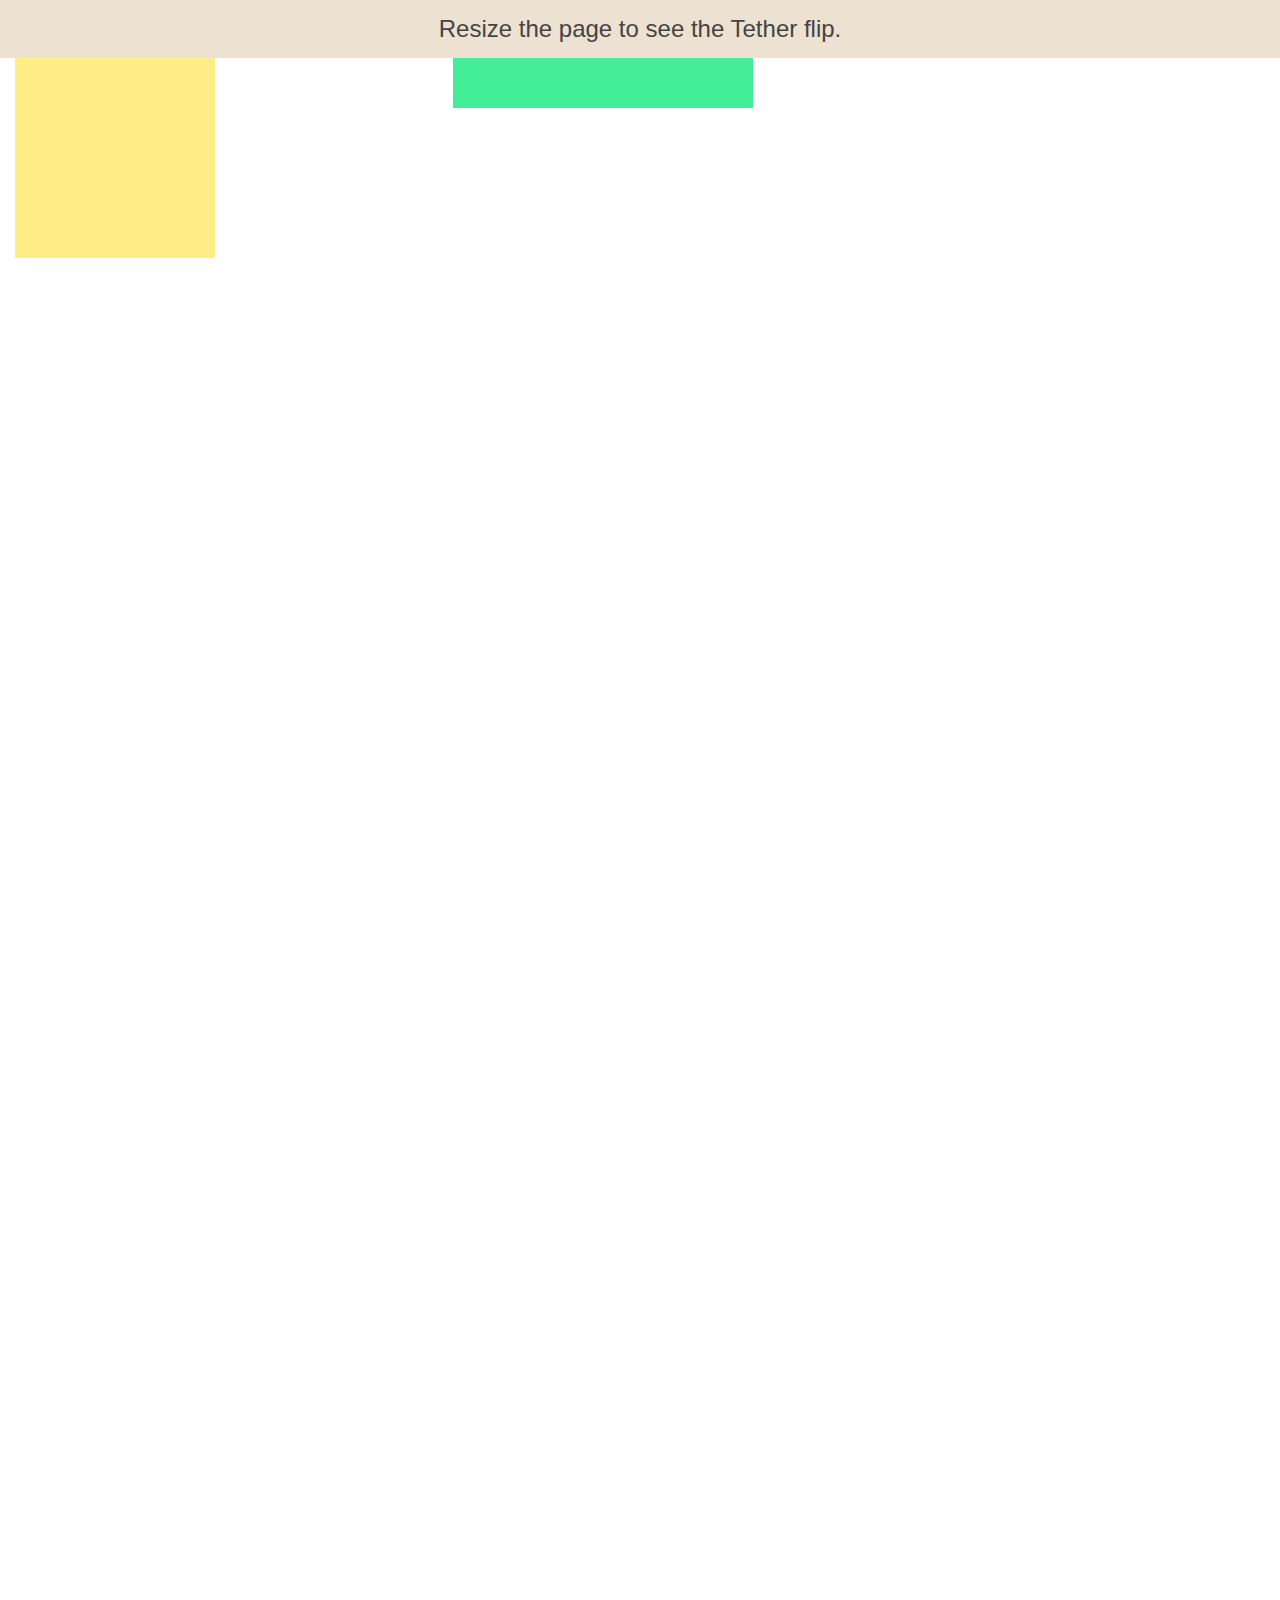
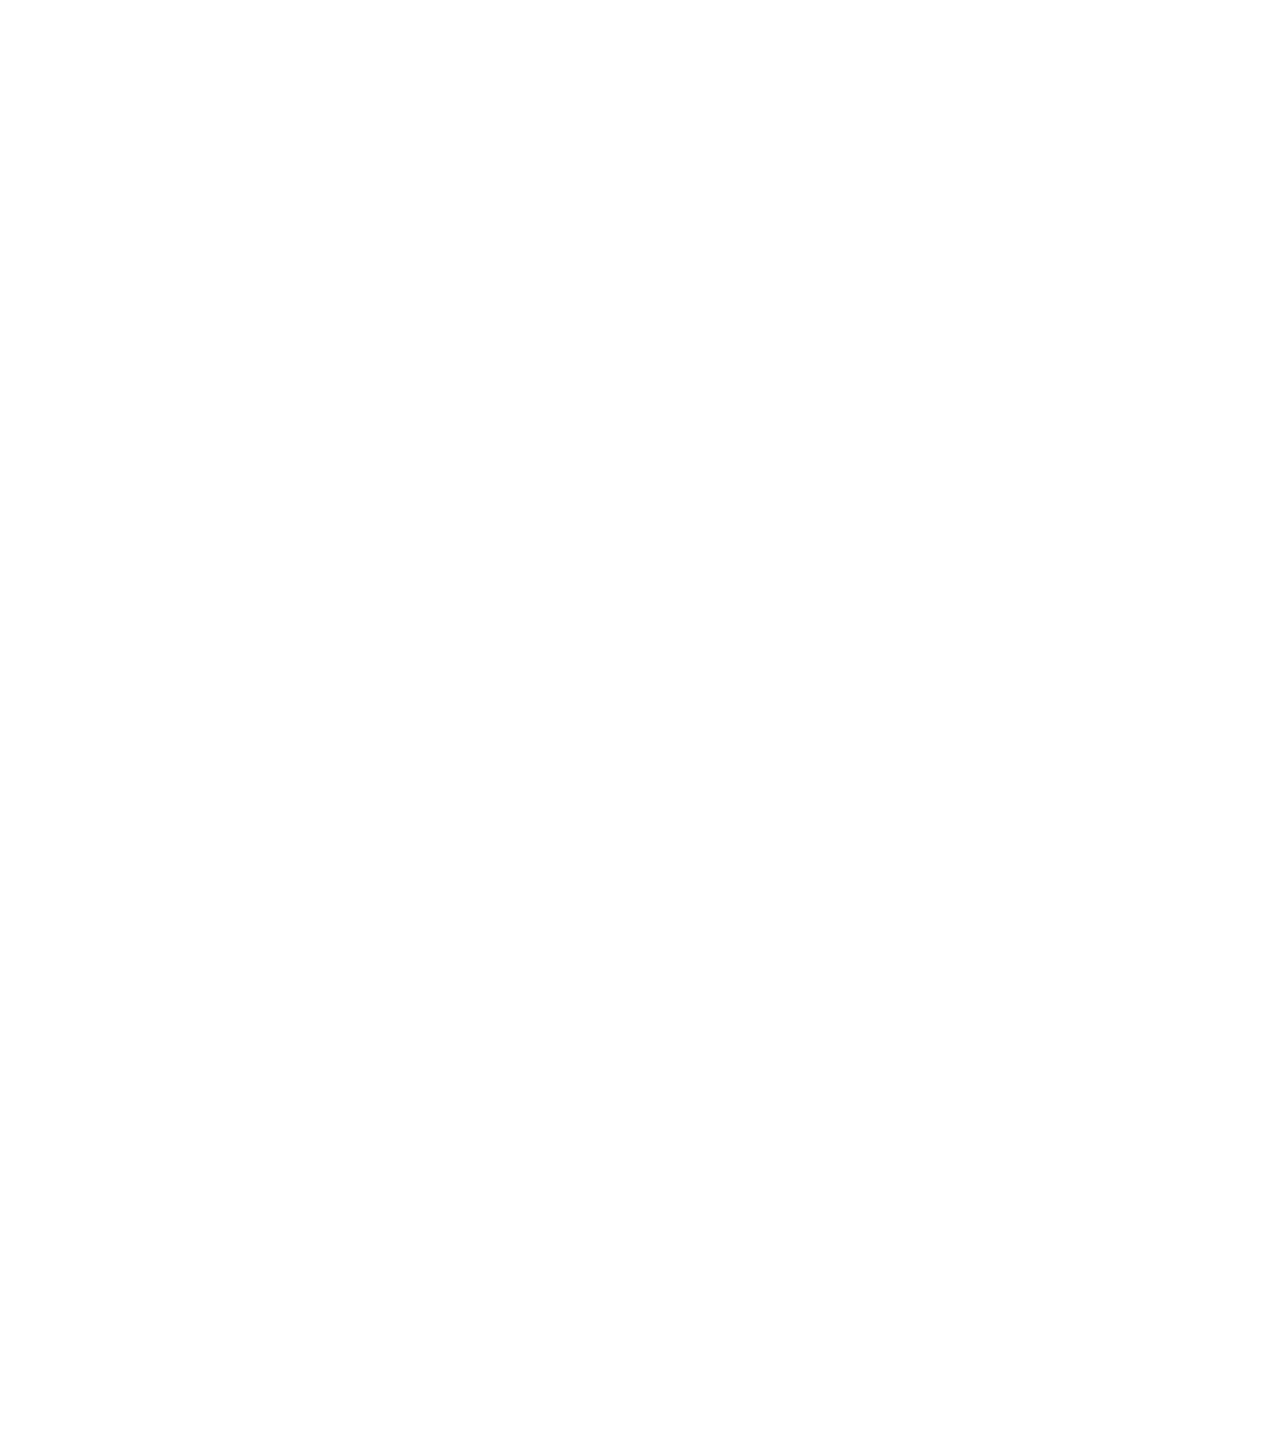
<file: bower_components/tether/examples/simple/index.html>
<!DOCTYPE html>
<html>
    <head>
        <meta charset="utf-8">
        <meta http-equiv="X-UA-Compatible" content="chrome=1">
        <meta name="viewport" content="width=device-width, initial-scale=1, user-scalable=no">
        <link rel="stylesheet" href="../resources/css/base.css" />
        <link rel="stylesheet" href="../common/css/style.css" />
    </head>
    <body>
        <div class="instructions">Resize the page to see the Tether flip.</div>

        <div class="element"></div>
        <div class="target"></div>

        <script src="//github.hubspot.com/tether/dist/js/tether.js"></script>
        <script>
            new Tether({
                element: '.element',
                target: '.target',
                attachment: 'top left',
                targetAttachment: 'top right',
                constraints: [{
                    to: 'window',
                    attachment: 'together'
                }]
            });
        </script>
    </body>
</html>
</file>
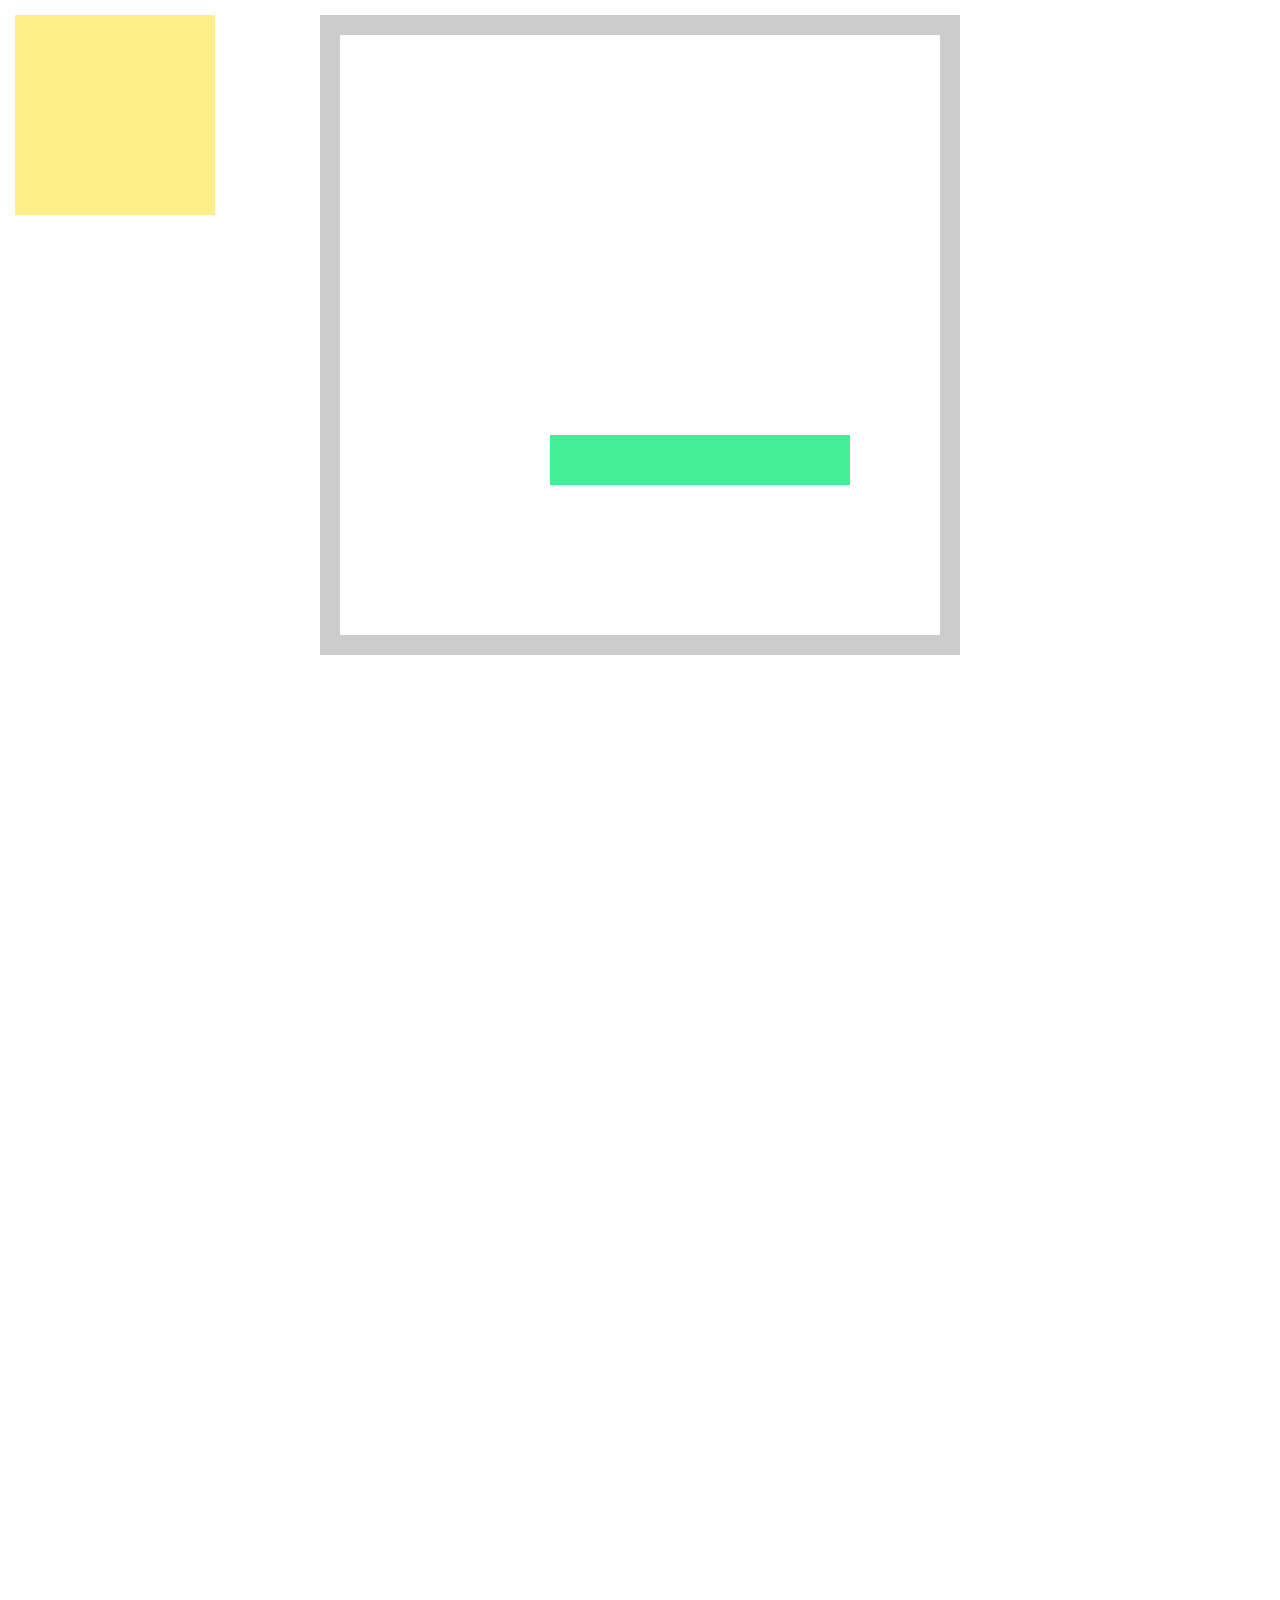
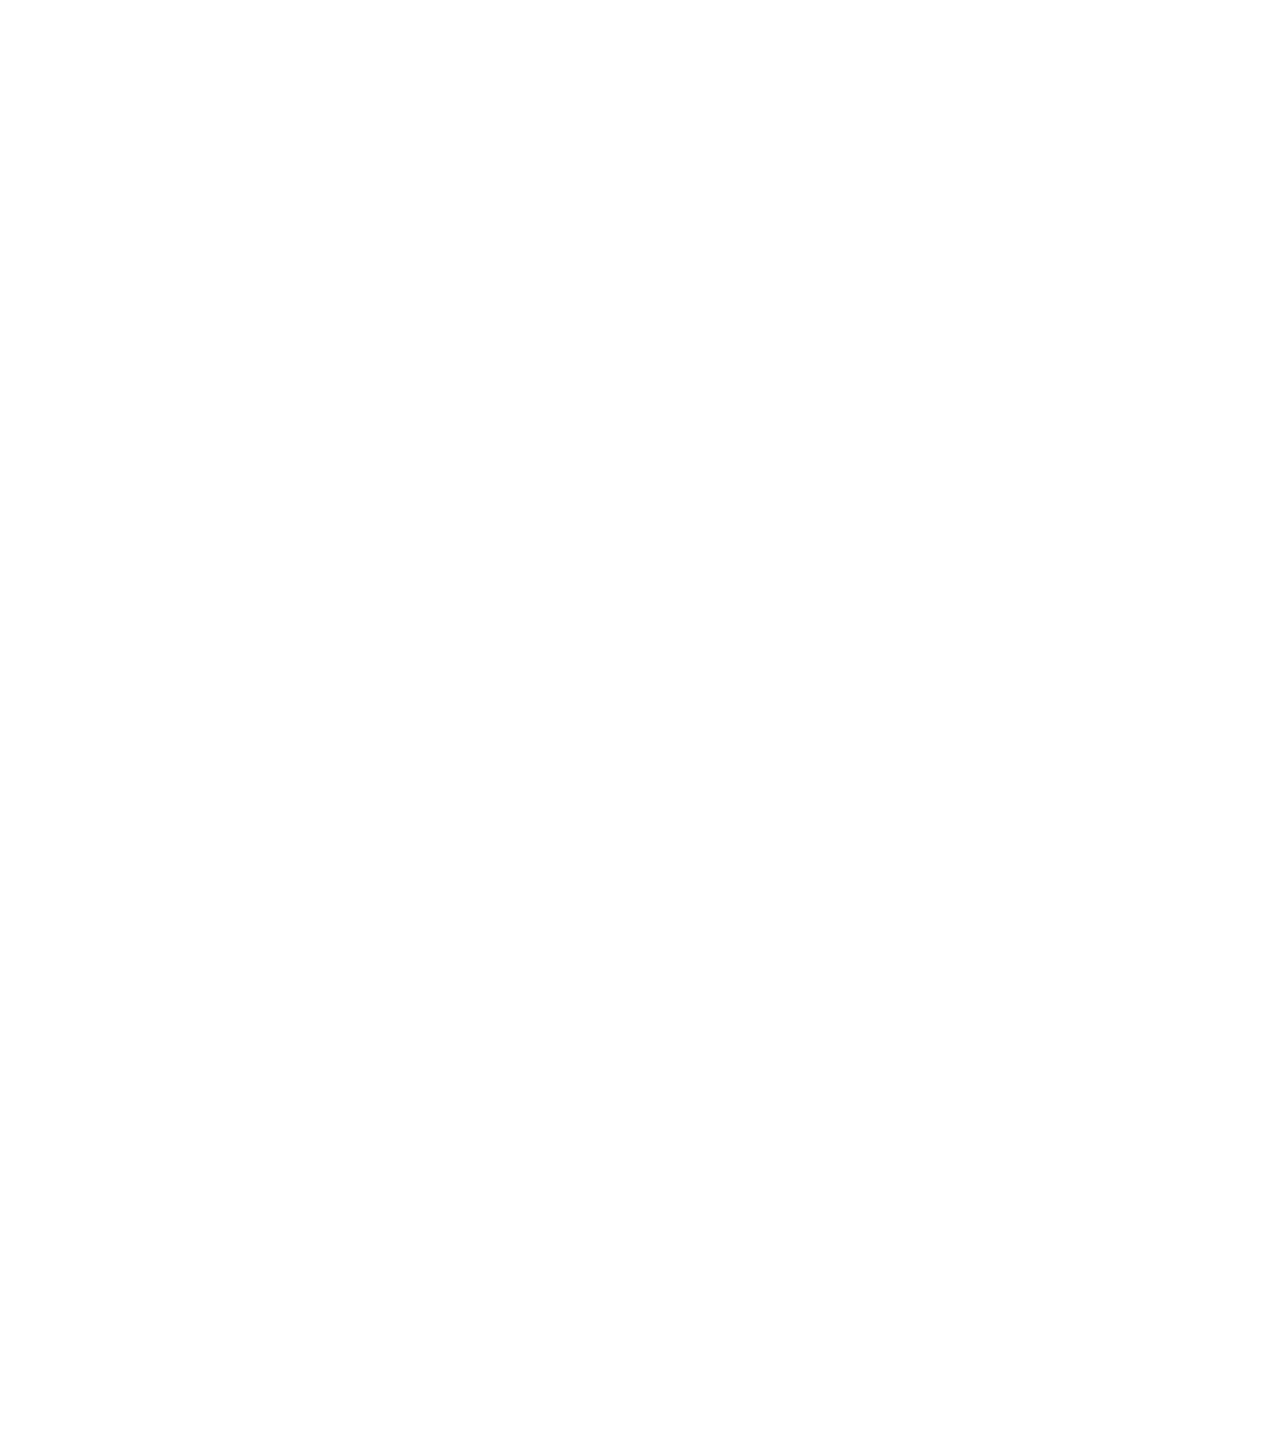
<file: bower_components/tether/examples/testbed/index.html>
<!DOCTYPE html>
<html>
    <head>
        <meta charset="utf-8">
        <meta http-equiv="X-UA-Compatible" content="chrome=1">
        <meta name="viewport" content="width=device-width, initial-scale=1, user-scalable=no">
        <link rel="stylesheet" href="../resources/css/base.css" />
        <link rel="stylesheet" href="../common/css/style.css" />
    </head>
    <body>

        <div class="element">
        </div>

        <div class="container">
            <div class="pad"></div>
            <div class="target"></div>
            <div class="pad"></div>
            <div class="pad"></div>
        </div>

        <script src="//github.hubspot.com/tether/dist/js/tether.js"></script>
        <script>
            new Tether({
                element: '.element',
                target: '.target',
                attachment: 'top center',
                targetAttachment: 'bottom center',
                constraints: [{
                  to: 'scrollParent',
                  attachment: 'together'
                }]
            });
        </script>
    </body>
  </html>
</file>
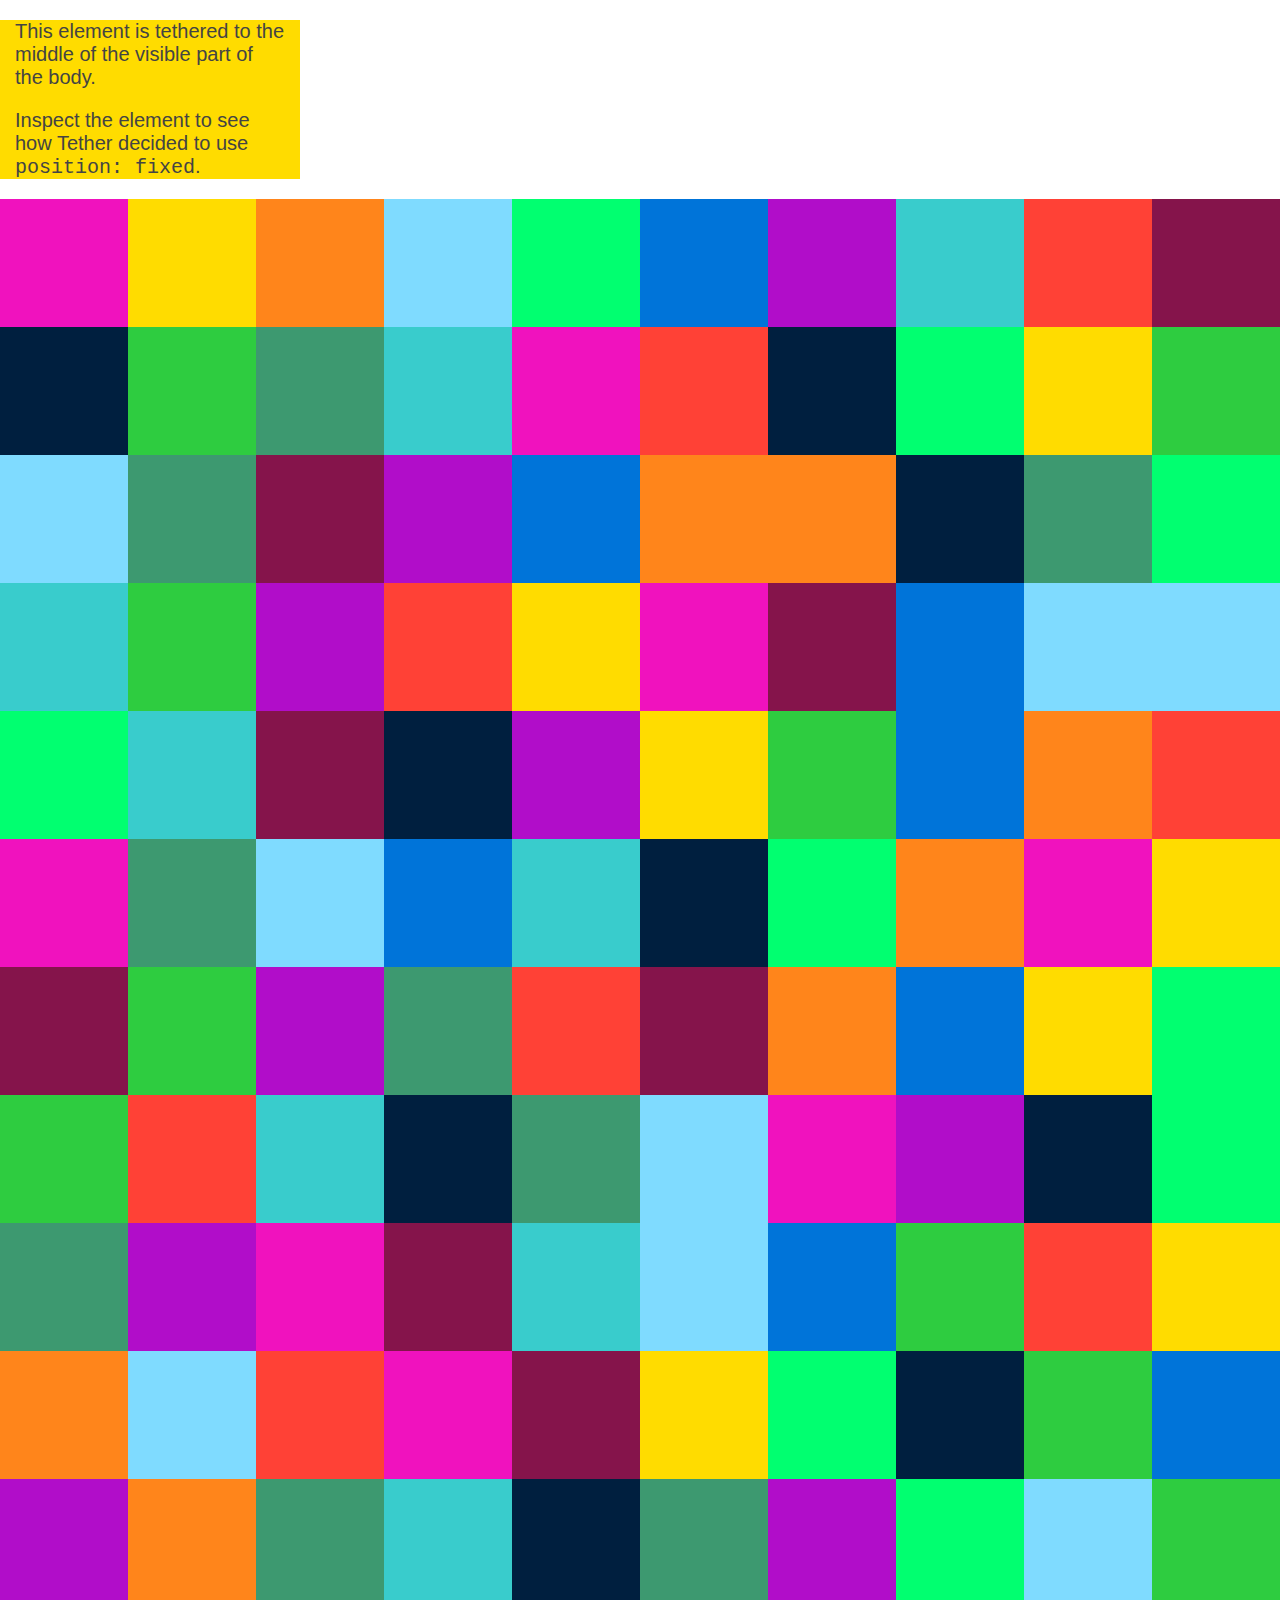
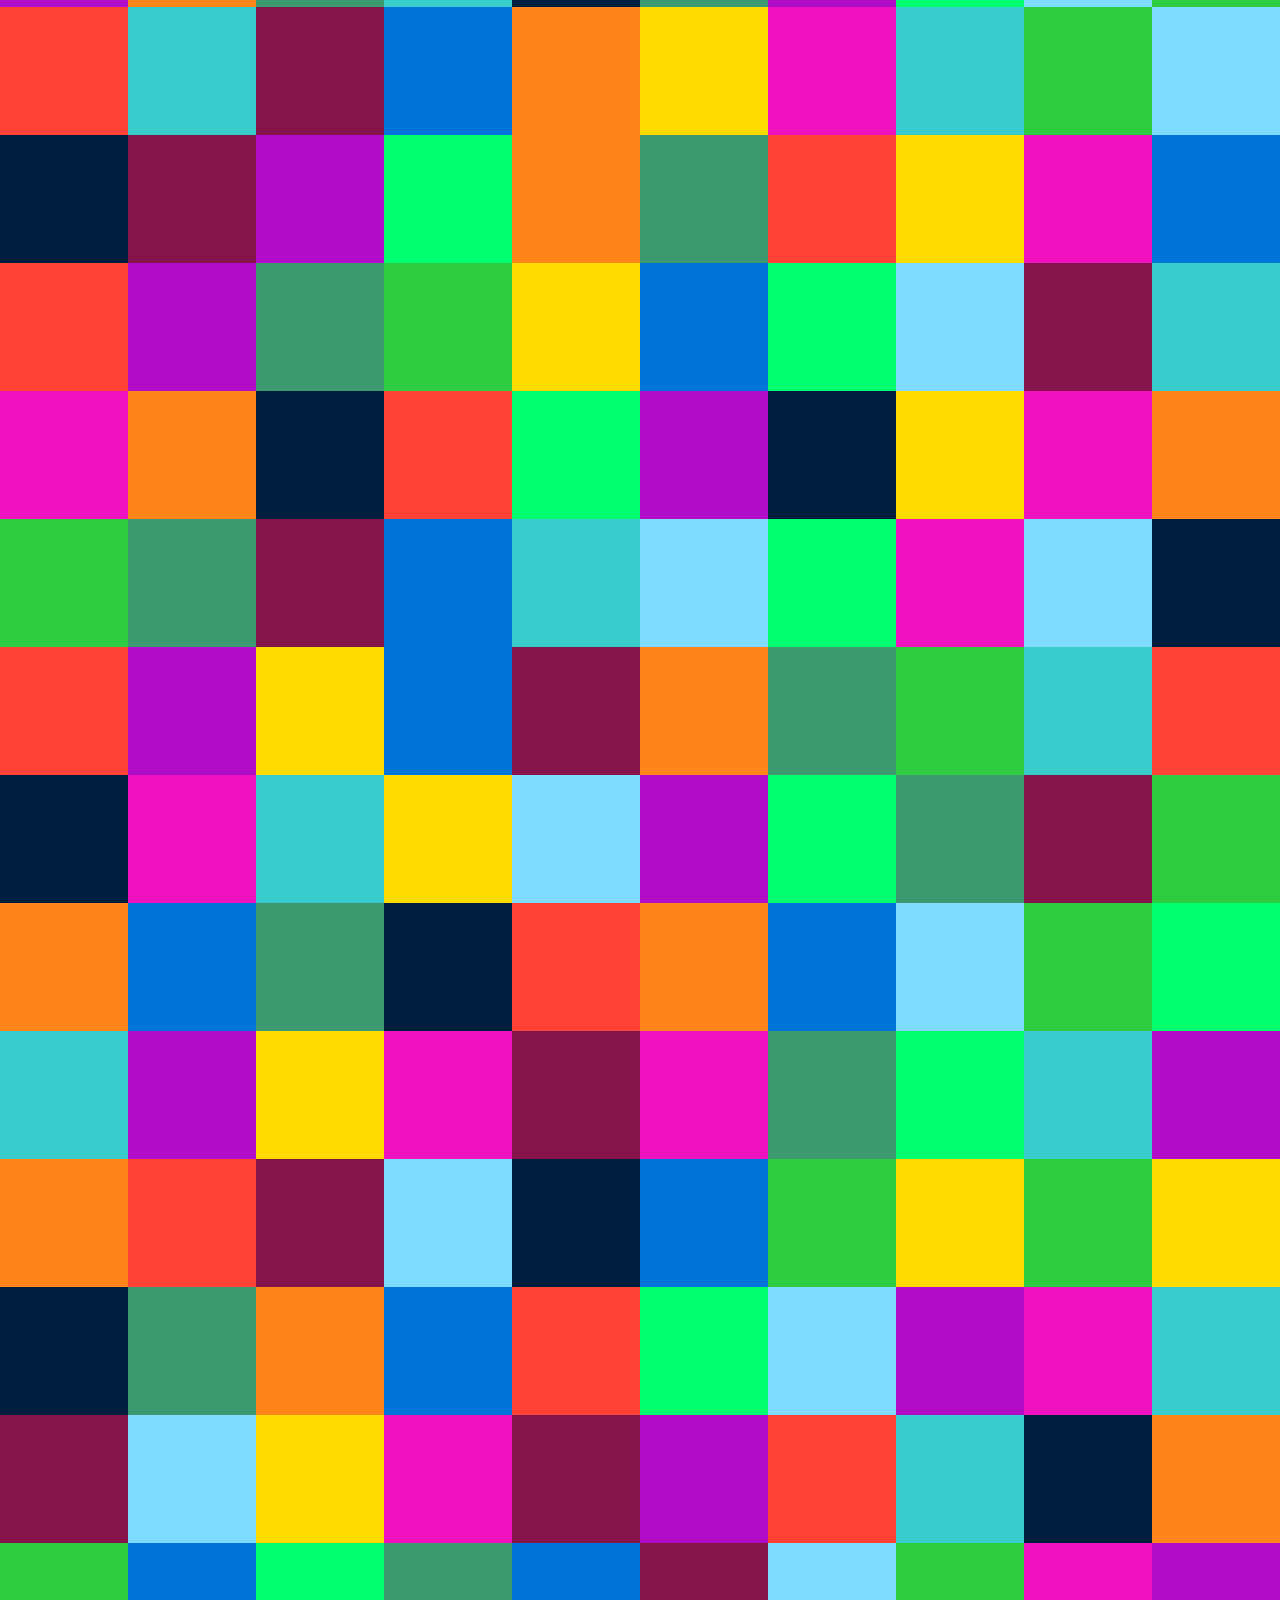
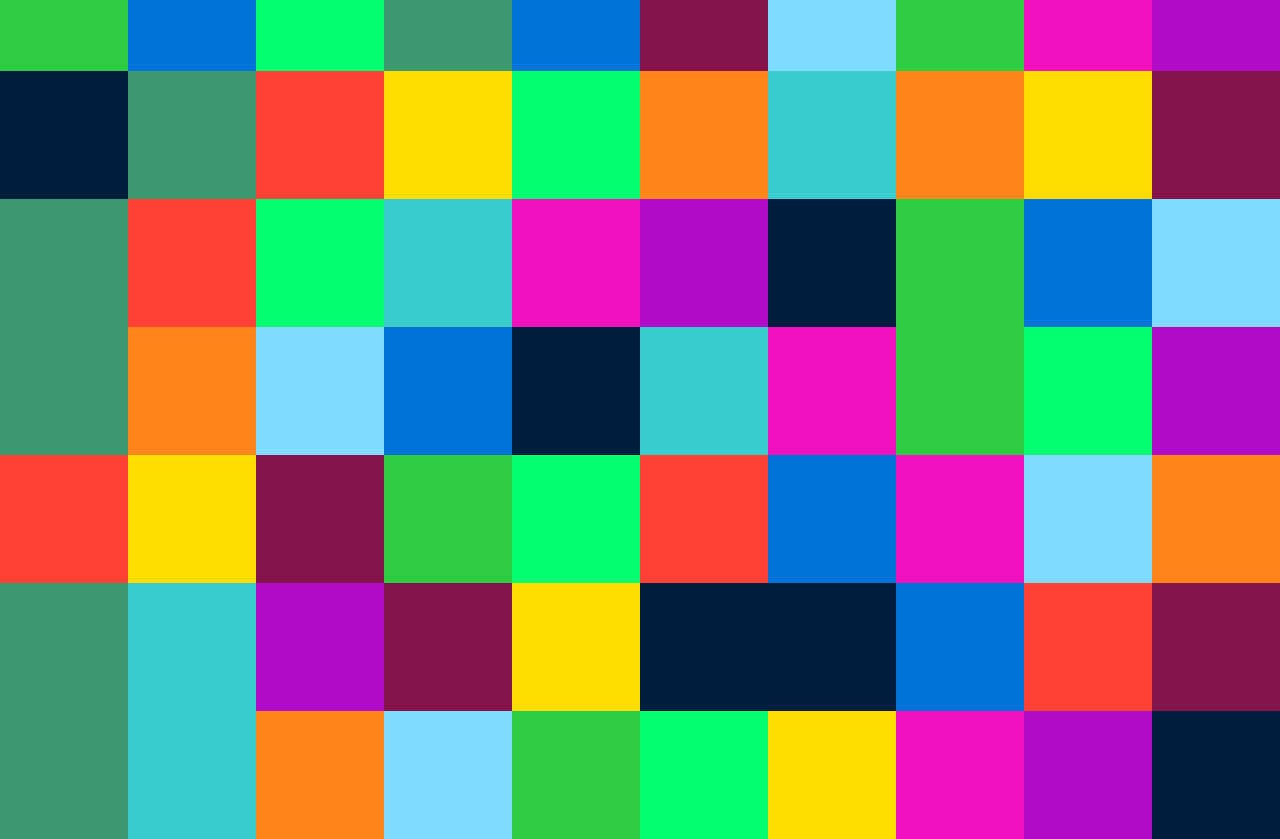
<file: bower_components/tether/examples/viewport/index.html>
<!DOCTYPE html>
<html>
  <head>
    <link rel="stylesheet" href="../resources/css/base.css" />
    <link rel="stylesheet" href="./colors.css" />
    <style>
      * {
        box-sizing: border-box;
      }

      .element {
        background-color: #FFDC00;
        width: 80%;
        max-width: 300px;
        padding: 0 15px;
        font-size: 20px;
        box-shadow: 0 0 0 2px rgba(255, 255, 255, 0.3);
      }

      @media (max-width: 380px) {
        .element {
          font-size: 16px;
        }
      }

      .bit {
        width: 10vw;
        height: 10vw;
        float: left;
      }
    </style>
  </head>
  <body>
    <div class="element">
      <p>This element is tethered to the middle of the visible part of the body.</p>

      <p>Inspect the element to see how Tether decided
      to use <code>position: fixed</code>.</p>
    </div>

    <script src="//github.hubspot.com/tether/dist/js/tether.js"></script>
    <script>
      new Tether({
        element: '.element',
        target: document.body,
        attachment: 'middle center',
        targetAttachment: 'middle center',
        targetModifier: 'visible'
      });
    </script>

    <script>
      // Random colors bit, don't mind this
      colors = ['navy', 'blue', 'aqua', 'teal', 'olive', 'green', 'lime',
        'yellow', 'orange', 'red', 'fuchsia', 'purple', 'maroon'];

      curColors = null;
      for(var i=300; i--;){
        if (!curColors || !curColors.length)
          curColors = colors.slice(0);

        var bit = document.createElement('div')
        var index = (Math.random() * curColors.length)|0;
        bit.className = 'bit bg-' + curColors[index]
        curColors.splice(index, 1);
        document.body.appendChild(bit);
      }
    </script>
  </body>
</html>
</file>
<file: css/style.css>
* {
	margin:0;
    padding:0;
    text-decoration:none;
}

body.site {
	padding: 20px;
	background-image: url(../img/vortex.svg);
	background-attachment: fixed;
	background-size: cover;
	background-color: #e6e9ef;
	background-position: top;
}

@media(max-width: 1000px) {
	body.site {
		background-image: url();
		background-color: #218ac2;
	}
}

.container {
	max-width: 860px !important;
}

.body .container {
	background-color: #fff;
	-moz-border-radius: 4px;
	-webkit-border-radius: 4px;
	border-radius: 4px;
	padding: 20px;
	border: 1px solid rgba(0,0,0,0.15);
	-moz-box-shadow: 0px 0px 6px rgba(160,160,160,0.05);
	-webkit-box-shadow: 0px 0px 6px rgba(160,160,160,0.05);
	box-shadow: 0px 0px 6px rgba(160,160,160,0.05);
}

.imgBanner1,
.imgBanner2 {
	width: 5em;
}

.imgBanner1 {
	float: left;
}

.imgBanner2 {
	float: right;
}

.banner h1 {
	user-select: none;
	padding-bottom: 20px;
	padding-top: 15px;
	font-variant: small-caps;
	cursor: default;
}

@media(max-width: 480px) {
	.banner h1 {
		clear: both;
	}
}

button:hover {
	cursor: pointer;
}

footer span a:hover {
	text-decoration: none;
	font-weight: 500;
}
</file>
<file: css/pace.css>
.pace {
  -webkit-pointer-events: none;
  pointer-events: none;

  -webkit-user-select: none;
  -moz-user-select: none;
  user-select: none;

  -webkit-box-sizing: border-box;
  -moz-box-sizing: border-box;
  -ms-box-sizing: border-box;
  -o-box-sizing: border-box;
  box-sizing: border-box;

  -webkit-border-radius: 10px;
  -moz-border-radius: 10px;
  border-radius: 10px;

  -webkit-background-clip: padding-box;
  -moz-background-clip: padding;
  background-clip: padding-box;

  z-index: 2000;
  position: fixed;
  margin: auto;
  top: 12px;
  left: 0;
  right: 0;
  bottom: 0;
  width: 200px;
  height: 50px;
  overflow: hidden;
}

.pace .pace-progress {
  -webkit-box-sizing: border-box;
  -moz-box-sizing: border-box;
  -ms-box-sizing: border-box;
  -o-box-sizing: border-box;
  box-sizing: border-box;

  -webkit-border-radius: 2px;
  -moz-border-radius: 2px;
  border-radius: 2px;

  -webkit-background-clip: padding-box;
  -moz-background-clip: padding;
  background-clip: padding-box;

  -webkit-transform: translate3d(0, 0, 0);
  transform: translate3d(0, 0, 0);

  display: block;
  position: absolute;
  right: 100%;
  margin-right: -7px;
  width: 93%;
  top: 7px;
  height: 14px;
  font-size: 12px;
  background: #0080ff;
  color: #0080ff;
  line-height: 60px;
  font-weight: bold;
  font-family: Helvetica, Arial, "Lucida Grande", sans-serif;

  -webkit-box-shadow: 120px 0 #fff, 240px 0 #fff;
  -ms-box-shadow: 120px 0 #fff, 240px 0 #fff;
  box-shadow: 120px 0 #fff, 240px 0 #fff;
}

.pace .pace-progress:after {
  content: attr(data-progress-text);
  display: inline-block;
  position: fixed;
  width: 45px;
  text-align: right;
  right: 0;
  padding-right: 16px;
  top: 4px;
}

.pace .pace-progress[data-progress-text="0%"]:after { right: -200px }
.pace .pace-progress[data-progress-text="1%"]:after { right: -198.14px }
.pace .pace-progress[data-progress-text="2%"]:after { right: -196.28px }
.pace .pace-progress[data-progress-text="3%"]:after { right: -194.42px }
.pace .pace-progress[data-progress-text="4%"]:after { right: -192.56px }
.pace .pace-progress[data-progress-text="5%"]:after { right: -190.7px }
.pace .pace-progress[data-progress-text="6%"]:after { right: -188.84px }
.pace .pace-progress[data-progress-text="7%"]:after { right: -186.98px }
.pace .pace-progress[data-progress-text="8%"]:after { right: -185.12px }
.pace .pace-progress[data-progress-text="9%"]:after { right: -183.26px }
.pace .pace-progress[data-progress-text="10%"]:after { right: -181.4px }
.pace .pace-progress[data-progress-text="11%"]:after { right: -179.54px }
.pace .pace-progress[data-progress-text="12%"]:after { right: -177.68px }
.pace .pace-progress[data-progress-text="13%"]:after { right: -175.82px }
.pace .pace-progress[data-progress-text="14%"]:after { right: -173.96px }
.pace .pace-progress[data-progress-text="15%"]:after { right: -172.1px }
.pace .pace-progress[data-progress-text="16%"]:after { right: -170.24px }
.pace .pace-progress[data-progress-text="17%"]:after { right: -168.38px }
.pace .pace-progress[data-progress-text="18%"]:after { right: -166.52px }
.pace .pace-progress[data-progress-text="19%"]:after { right: -164.66px }
.pace .pace-progress[data-progress-text="20%"]:after { right: -162.8px }
.pace .pace-progress[data-progress-text="21%"]:after { right: -160.94px }
.pace .pace-progress[data-progress-text="22%"]:after { right: -159.08px }
.pace .pace-progress[data-progress-text="23%"]:after { right: -157.22px }
.pace .pace-progress[data-progress-text="24%"]:after { right: -155.36px }
.pace .pace-progress[data-progress-text="25%"]:after { right: -153.5px }
.pace .pace-progress[data-progress-text="26%"]:after { right: -151.64px }
.pace .pace-progress[data-progress-text="27%"]:after { right: -149.78px }
.pace .pace-progress[data-progress-text="28%"]:after { right: -147.92px }
.pace .pace-progress[data-progress-text="29%"]:after { right: -146.06px }
.pace .pace-progress[data-progress-text="30%"]:after { right: -144.2px }
.pace .pace-progress[data-progress-text="31%"]:after { right: -142.34px }
.pace .pace-progress[data-progress-text="32%"]:after { right: -140.48px }
.pace .pace-progress[data-progress-text="33%"]:after { right: -138.62px }
.pace .pace-progress[data-progress-text="34%"]:after { right: -136.76px }
.pace .pace-progress[data-progress-text="35%"]:after { right: -134.9px }
.pace .pace-progress[data-progress-text="36%"]:after { right: -133.04px }
.pace .pace-progress[data-progress-text="37%"]:after { right: -131.18px }
.pace .pace-progress[data-progress-text="38%"]:after { right: -129.32px }
.pace .pace-progress[data-progress-text="39%"]:after { right: -127.46px }
.pace .pace-progress[data-progress-text="40%"]:after { right: -125.6px }
.pace .pace-progress[data-progress-text="41%"]:after { right: -123.74px }
.pace .pace-progress[data-progress-text="42%"]:after { right: -121.88px }
.pace .pace-progress[data-progress-text="43%"]:after { right: -120.02px }
.pace .pace-progress[data-progress-text="44%"]:after { right: -118.16px }
.pace .pace-progress[data-progress-text="45%"]:after { right: -116.3px }
.pace .pace-progress[data-progress-text="46%"]:after { right: -114.44px }
.pace .pace-progress[data-progress-text="47%"]:after { right: -112.58px }
.pace .pace-progress[data-progress-text="48%"]:after { right: -110.72px }
.pace .pace-progress[data-progress-text="49%"]:after { right: -108.86px }
.pace .pace-progress[data-progress-text="50%"]:after { right: -107px }
.pace .pace-progress[data-progress-text="51%"]:after { right: -105.14px }
.pace .pace-progress[data-progress-text="52%"]:after { right: -103.28px }
.pace .pace-progress[data-progress-text="53%"]:after { right: -101.42px }
.pace .pace-progress[data-progress-text="54%"]:after { right: -99.56px }
.pace .pace-progress[data-progress-text="55%"]:after { right: -97.7px }
.pace .pace-progress[data-progress-text="56%"]:after { right: -95.84px }
.pace .pace-progress[data-progress-text="57%"]:after { right: -93.98px }
.pace .pace-progress[data-progress-text="58%"]:after { right: -92.12px }
.pace .pace-progress[data-progress-text="59%"]:after { right: -90.26px }
.pace .pace-progress[data-progress-text="60%"]:after { right: -88.4px }
.pace .pace-progress[data-progress-text="61%"]:after { right: -86.53999999999999px }
.pace .pace-progress[data-progress-text="62%"]:after { right: -84.68px }
.pace .pace-progress[data-progress-text="63%"]:after { right: -82.82px }
.pace .pace-progress[data-progress-text="64%"]:after { right: -80.96000000000001px }
.pace .pace-progress[data-progress-text="65%"]:after { right: -79.1px }
.pace .pace-progress[data-progress-text="66%"]:after { right: -77.24px }
.pace .pace-progress[data-progress-text="67%"]:after { right: -75.38px }
.pace .pace-progress[data-progress-text="68%"]:after { right: -73.52px }
.pace .pace-progress[data-progress-text="69%"]:after { right: -71.66px }
.pace .pace-progress[data-progress-text="70%"]:after { right: -69.8px }
.pace .pace-progress[data-progress-text="71%"]:after { right: -67.94px }
.pace .pace-progress[data-progress-text="72%"]:after { right: -66.08px }
.pace .pace-progress[data-progress-text="73%"]:after { right: -64.22px }
.pace .pace-progress[data-progress-text="74%"]:after { right: -62.36px }
.pace .pace-progress[data-progress-text="75%"]:after { right: -60.5px }
.pace .pace-progress[data-progress-text="76%"]:after { right: -58.64px }
.pace .pace-progress[data-progress-text="77%"]:after { right: -56.78px }
.pace .pace-progress[data-progress-text="78%"]:after { right: -54.92px }
.pace .pace-progress[data-progress-text="79%"]:after { right: -53.06px }
.pace .pace-progress[data-progress-text="80%"]:after { right: -51.2px }
.pace .pace-progress[data-progress-text="81%"]:after { right: -49.34px }
.pace .pace-progress[data-progress-text="82%"]:after { right: -47.480000000000004px }
.pace .pace-progress[data-progress-text="83%"]:after { right: -45.62px }
.pace .pace-progress[data-progress-text="84%"]:after { right: -43.76px }
.pace .pace-progress[data-progress-text="85%"]:after { right: -41.9px }
.pace .pace-progress[data-progress-text="86%"]:after { right: -40.04px }
.pace .pace-progress[data-progress-text="87%"]:after { right: -38.18px }
.pace .pace-progress[data-progress-text="88%"]:after { right: -36.32px }
.pace .pace-progress[data-progress-text="89%"]:after { right: -34.46px }
.pace .pace-progress[data-progress-text="90%"]:after { right: -32.6px }
.pace .pace-progress[data-progress-text="91%"]:after { right: -30.740000000000002px }
.pace .pace-progress[data-progress-text="92%"]:after { right: -28.880000000000003px }
.pace .pace-progress[data-progress-text="93%"]:after { right: -27.02px }
.pace .pace-progress[data-progress-text="94%"]:after { right: -25.16px }
.pace .pace-progress[data-progress-text="95%"]:after { right: -23.3px }
.pace .pace-progress[data-progress-text="96%"]:after { right: -21.439999999999998px }
.pace .pace-progress[data-progress-text="97%"]:after { right: -19.58px }
.pace .pace-progress[data-progress-text="98%"]:after { right: -17.72px }
.pace .pace-progress[data-progress-text="99%"]:after { right: -15.86px }
.pace .pace-progress[data-progress-text="100%"]:after { right: -14px }


.pace .pace-activity {
  position: absolute;
  width: 100%;
  height: 28px;
  z-index: 2001;
  box-shadow: inset 0 0 0 2px #0080ff, inset 0 0 0 7px #FFF;
  border-radius: 10px;
}

.pace.pace-inactive {
  display: none;
}
</file>
<file: css/menu.css>
.header1 { 
    position:relative;
    width:100%;
    background:#333;
    margin-top: 32px;
}

.logo {
    position:relative;
    z-index:123;
    padding:10px;
    font:18px verdana;
    color:#6DDB07;
    float:left;
    width:15%;
}

.logo a {
    color:#6DDB07;
}

.nav1 {
    position:relative;
    /*width:980px;*/
    margin:0 auto;
}

.nav1 ul {
    margin-bottom: 0;
}

.nav1 ul ul {
    padding-left: 0px !important;
}

#menu,
#menu ul,
#menu ul li,
#menu ul li a,
#menu #head-mobile {
    border:0; 
    list-style:none;
    line-height:1;
    display:block;
    position:relative;
    -webkit-box-sizing:border-box;
    -moz-box-sizing:border-box;
    box-sizing:border-box;
}

#menu:after,
#menu > ul:after {
    content:".";
    display:block;
    clear:both;
    visibility:hidden;
    line-height:0;
    height:0;
}

#menu #head-mobile {
    display:none;
}

#menu { 
    font-family:sans-serif;
    background:#333;
}

#menu > ul > li {
    float:left;
}

#menu > ul > li > a {
    padding:17px;
    font-size:12px;
    letter-spacing:1px;
    text-decoration:none;
    color:#ddd;
    font-weight:700;
}

#menu > ul > li:hover > a,
#menu ul li.active a {
    color:#fff;
}

#menu > ul > li:hover,
#menu ul li.active:hover,
#menu ul li.active,
#menu ul li.has-sub.active:hover {
    background:#636262 !important;
    -webkit-transition:background .3s ease;
    -ms-transition:background .3s ease;
    transition:background .3s ease;
}

#menu > ul > li.has-sub > a {
    padding-right:30px;
}

#menu > ul > li.has-sub > a:after {
    position:absolute;
    top:22px;
    right:11px;
    width:8px;
    height:2px;
    display:block;
    background:#ddd;
    content:'';
}

#menu > ul > li.has-sub > a:before { 
    position:absolute;
    top:19px;
    right:14px;
    display:block;
    width:2px;
    height:8px;
    background:#ddd;
    content:'';-webkit-transition:all .25s ease;
    -ms-transition:all .25s ease;
    transition:all .25s ease;
}

#menu > ul > li.has-sub:hover > a:before {
    top:23px;
    height:0;
}

#menu ul ul {
    position:absolute;
    left:-9999px;
    z-index: 99999;
}

#menu ul ul li {
    height:0;
    -webkit-transition:all .25s ease;
    -ms-transition:all .25s ease;
    background:#333;
    transition:all .25s ease;
}

#menu ul ul li:hover{}

#menu li:hover > ul {
    left:auto;
} 

#menu li:hover > ul > li {
    height:35px;
}

#menu ul ul ul {
    margin-left:100%;
    top:0;
}

#menu ul ul li a {
    border-bottom:1px solid rgba(150,150,150,0.15);
    padding:11px 15px;
    width:170px;
    font-size:12px;
    text-decoration:none;
    color:#ddd;
    font-weight:400;
}

#menu ul ul li:last-child > a,
#menu ul ul li.last-item > a {
    border-bottom:0;
}

#menu ul ul li:hover > a,
#menu ul ul li a:hover {
    color:#fff;
}

#menu ul ul li.has-sub > a:after {
    position: absolute;
    top:16px;
    right:11px;
    width:8px;
    height:2px;
    display:block;
    background:#ddd;
    content:'';
}

#menu ul ul li.has-sub > a:before {
    position:absolute;
    top:13px;
    right:14px;
    display:block;
    width:2px;
    height:8px;
    background:#ddd;
    content:'';
    -webkit-transition:all .25s ease;
    -ms-transition:all .25s ease;
    transition:all .25s ease;
}

#menu ul ul > li.has-sub:hover > a:before {
    top:17px;
    height:0;
}

#menu ul ul li.has-sub:hover,
#menu ul li.has-sub ul li.has-sub ul li:hover {
    background:#363636;
}

#menu ul ul ul li.active a {
    border-left:1px solid #333;
}
#menu > ul > li.has-sub > ul > li.active > a,
#menu > ul ul > li.has-sub > ul > li.active> a {
    border-top:1px solid #333;
}

@media screen and (max-width:1000px) {
    
    .logo {
        position:absolute;
        top:0;
        left: 0;
        width:100%;
        height:46px;
        text-align:center;
        padding:10px 0 0 0;
        float:none;
    }
    
    .logo2 {
        display:none;
    }
    
    .nav1 {
        width:100%;
    }
    
    #menu {
        width:100%;
    }
    
    #menu ul {
        width:100%;
        display:none;
    }
    
    #menu ul li {
        width:100%;
        border-top:1px solid #444;
    }
    
    #menu ul li:hover {
        background:#363636;
    }
    
    #menu ul ul li,
    #menu li:hover > ul > li {
        height:auto;
    }
    
    #menu ul li a,
    #menu ul ul li a {
        width:100%;
        border-bottom:0;
    }
    
    #menu > ul > li {
        float:none;
    }
    
    #menu ul ul li a {
        padding-left:25px;
    }
    
    #menu ul ul li {
        background:#333 !important;
    }
    
    #menu ul ul li:hover {
        background:#363636 !important;
    }
    
    #menu ul ul ul li a {
        padding-left:35px;
    }
    
    #menu ul ul li a {
        color:#ddd;
        background:none;
    }
    
    #menu ul ul li:hover > a,
    #menu ul ul li.active > a {
        color:#fff;
    }
    
    #menu ul ul,
    #menu ul ul ul {
        position:relative;
        left:0;
        width:100%;
        margin:0;
        text-align:left;
    }
    
    #menu > ul > li.has-sub > a:after,
    #menu > ul > li.has-sub > a:before,
    #menu ul ul > li.has-sub > a:after,
    #menu ul ul > li.has-sub > a:before {
        display:none;
    }
    
    #menu #head-mobile {
        display:block;
        padding:23px;
        color:#ddd;
        font-size:12px;
        font-weight:700;
    }
    
    .button {
        width:55px;
        height:46px;
        position:absolute;
        right:0;
        top:0;
        cursor:pointer;
        z-index: 12399994;
        box-sizing: content-box !important;
    }
    
    .button:after {
        position:absolute;
        top:22px;
        right:20px;
        display:block;
        height:4px;
        width:20px;
        border-top:2px solid #dddddd;
        border-bottom:2px solid #dddddd;
        content:'';
    }
    
    .button:before {
        -webkit-transition:all .3s ease;
        -ms-transition:all .3s ease;
        transition:all .3s ease;
        position:absolute;
        top:16px;
        right:20px;
        display:block;
        height:2px;
        width:20px;
        background:#ddd;
        content:'';
    }
    
    .button.menu-opened:after {
        -webkit-transition:all .3s ease;
        -ms-transition:all .3s ease;
        transition:all .3s ease;
        top:23px;
        border:0;
        height:2px;
        width:19px;
        background:#fff;
        -webkit-transform:rotate(45deg);
        -moz-transform:rotate(45deg);
        -ms-transform:rotate(45deg);
        -o-transform:rotate(45deg);
        transform:rotate(45deg);
    }
    
    .button.menu-opened:before {
        top:23px;
        background:#fff;
        width:19px;
        -webkit-transform:rotate(-45deg);
        -moz-transform:rotate(-45deg);
        -ms-transform:rotate(-45deg);
        -o-transform:rotate(-45deg);
        transform:rotate(-45deg);
    }
    
    #menu .submenu-button {
        position:absolute;
        z-index:99;
        right:0;
        top:0;
        display:block;
        border-left:1px solid #444;
        height:46px;
        width:46px;
        cursor:pointer;
    }
    
    #menu .submenu-button.submenu-opened {
        background:#262626;
    }
    
    #menu ul ul .submenu-button {
        height:34px;
        width:34px;
    }
    
    #menu .submenu-button:after {
        position:absolute;
        top:22px;
        right:19px;
        width:8px;
        height:2px;
        display:block;
        background:#ddd;
        content:'';
    }
    
    #menu ul ul .submenu-button:after {
        top:15px;
        right:13px;
    }
    
    #menu .submenu-button.submenu-opened:after {
        background:#fff;
    }
    
    #menu .submenu-button:before {
        position:absolute;
        top:19px;
        right:22px;
        display:block;
        width:2px;
        height:8px;
        background:#ddd;
        content:'';
    }
    
    #menu ul ul .submenu-button:before {
        top:12px;
        right:16px;
    }
    
    #menu .submenu-button.submenu-opened:before {
        display:none;
    }
    
    #menu ul ul ul li.active a {
        border-left:none;
    }
    
    #menu > ul > li.has-sub > ul > li.active > a,
    #menu > ul ul > li.has-sub > ul > li.active > a {
        border-top:none;
    }
    
}
</file>
<file: bower_components/tether/examples/resources/css/base.css>
body {
    font-family: "Helvetica Neue", sans-serif;
    color: #444;
    margin: 0px;
}

a {
    cursor: pointer;
    color: blue;
}
</file>
<file: bower_components/tether/examples/common/css/style.css>
body {
    min-height: 3000px;
}
.element {
    width: 200px;
    height: 200px;
    background-color: #fe8;
    position: absolute;
    z-index: 6;
}

.target {
    width: 300px;
    height: 50px;
    margin: 0 35%;
    background-color: #4e9;
}

.container {
    height: 600px;
    overflow: scroll;
    width: 600px;
    border: 20px solid #CCC;
    margin-top: 100px;
}

body {
    padding: 15px;
}

body > .container {
    margin: 0 auto;
}

.pad {
    height: 400px;
    width: 100px;
}

.instructions {
    width: 100%;
    text-align: center;
    font-size: 24px;
    padding: 15px;
    background-color: rgba(210, 180, 140, 0.4);
    margin: -15px -15px 0 -15px;
}
</file>
<file: bower_components/tether/examples/viewport/colors.css>
@charset "UTF-8";
/****

   colors.css v1.0 For a friendlier looking web
   MIT License • http://clrs.cc • http://github.com/mrmrs/colors

   Author: mrmrs
           http://mrmrs.cc
           @mrmrs_

****/
/*

   SKINS
   • Backgrounds
   • Colors

*/
/* Backgrounds */
.bg-navy {
  background-color: #001f3f; }

.bg-blue {
  background-color: #0074d9; }

.bg-aqua {
  background-color: #7fdbff; }

.bg-teal {
  background-color: #39cccc; }

.bg-olive {
  background-color: #3d9970; }

.bg-green {
  background-color: #2ecc40; }

.bg-lime {
  background-color: #01ff70; }

.bg-yellow {
  background-color: #ffdc00; }

.bg-orange {
  background-color: #ff851b; }

.bg-red {
  background-color: #ff4136; }

.bg-fuchsia {
  background-color: #f012be; }

.bg-purple {
  background-color: #b10dc9; }

.bg-maroon {
  background-color: #85144b; }

.bg-white {
  background-color: white; }

.bg-gray {
  background-color: #aaaaaa; }

.bg-silver {
  background-color: #dddddd; }

.bg-black {
  background-color: #111111; }

/* Colors */
.navy {
  color: #001f3f; }

.blue {
  color: #0074d9; }

.aqua {
  color: #7fdbff; }

.teal {
  color: #39cccc; }

.olive {
  color: #3d9970; }

.green {
  color: #2ecc40; }

.lime {
  color: #01ff70; }

.yellow {
  color: #ffdc00; }

.orange {
  color: #ff851b; }

.red {
  color: #ff4136; }

.fuchsia {
  color: #f012be; }

.purple {
  color: #b10dc9; }

.maroon {
  color: #85144b; }

.white {
  color: white; }

.silver {
  color: #dddddd; }

.gray {
  color: #aaaaaa; }

.black {
  color: #111111; }

/* PRETTIER LINKS */
a {
  text-decoration: none;
  -webkit-transition: color .3s ease-in-out;
  transition: color .3s ease-in-out; }

a:link {
  color: #0074d9;
  -webkit-transition: color .3s ease-in-out;
  transition: color .3s ease-in-out; }

a:visited {
  color: #b10dc9; }

a:hover {
  color: #7fdbff;
  -webkit-transition: color .3s ease-in-out;
  transition: color .3s ease-in-out; }

a:active {
  color: #ff851b;
  -webkit-transition: color .3s ease-in-out;
  transition: color .3s ease-in-out; }
</file>
